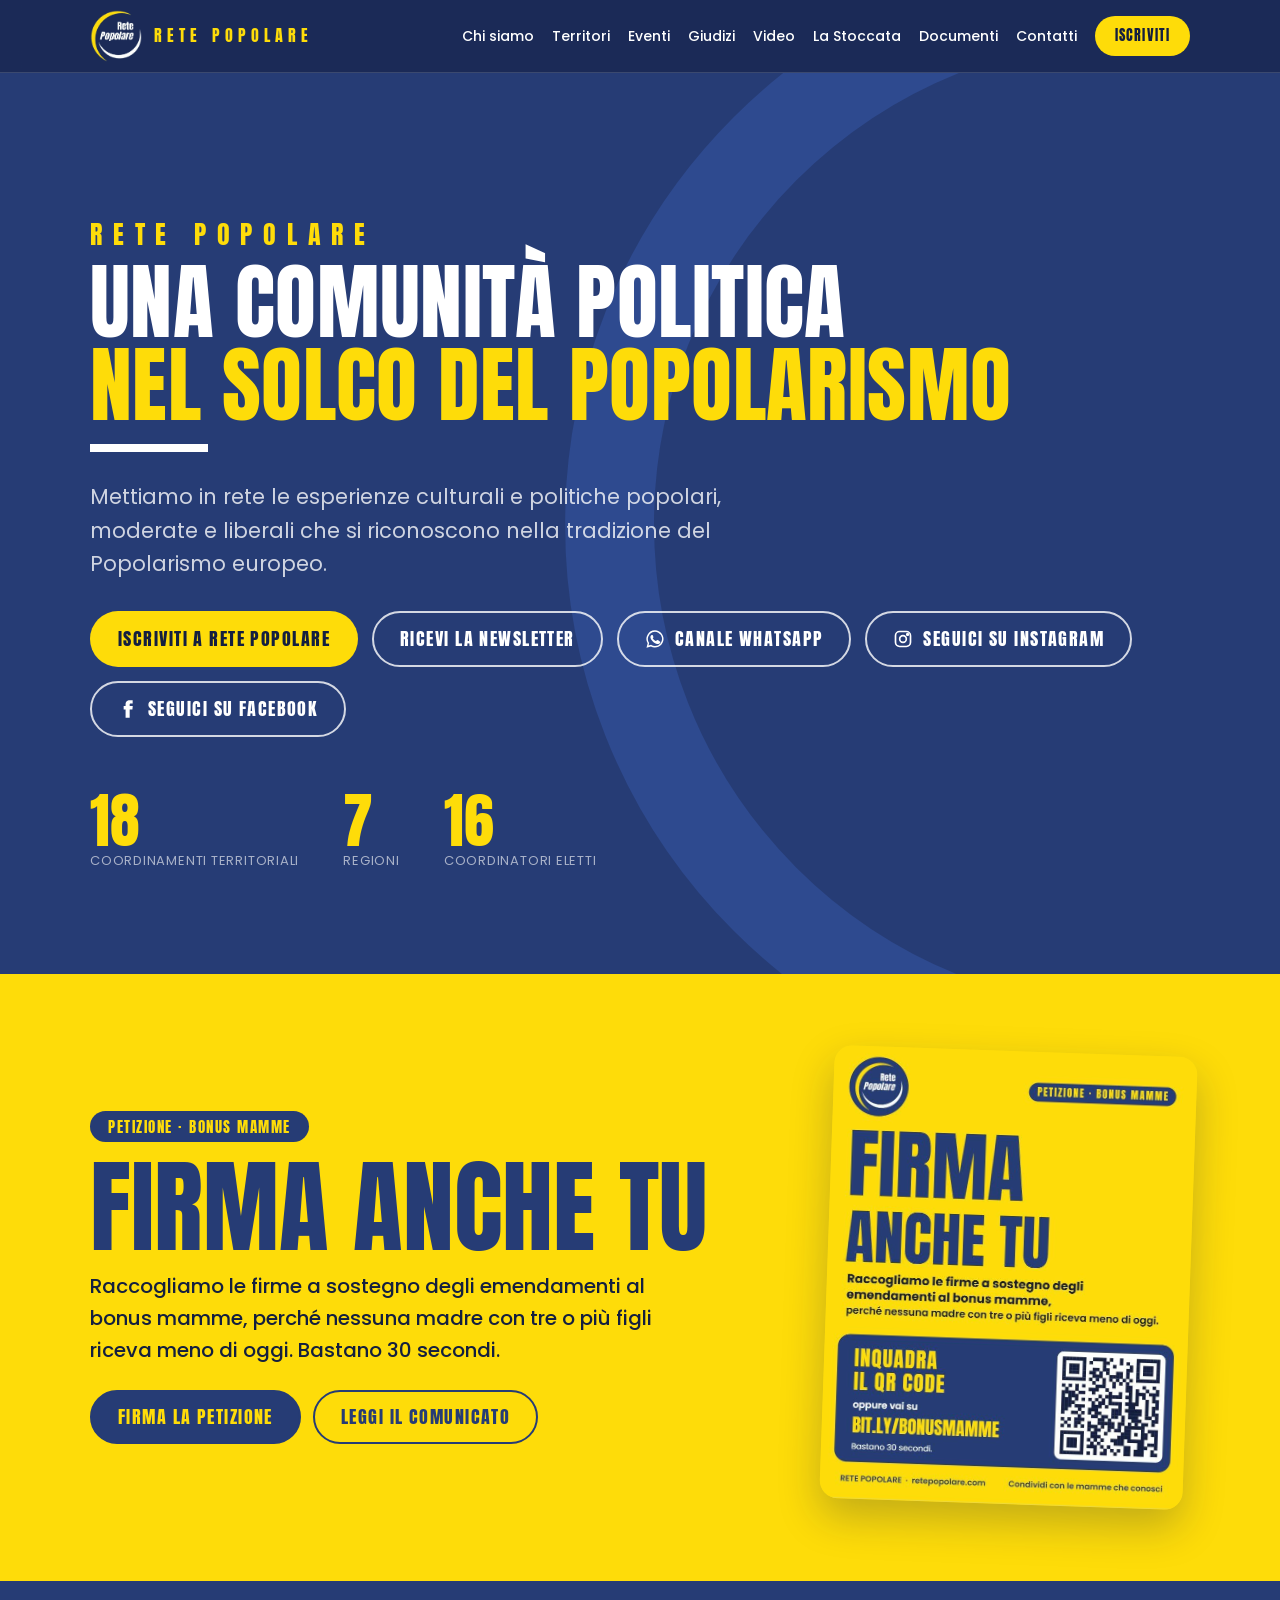
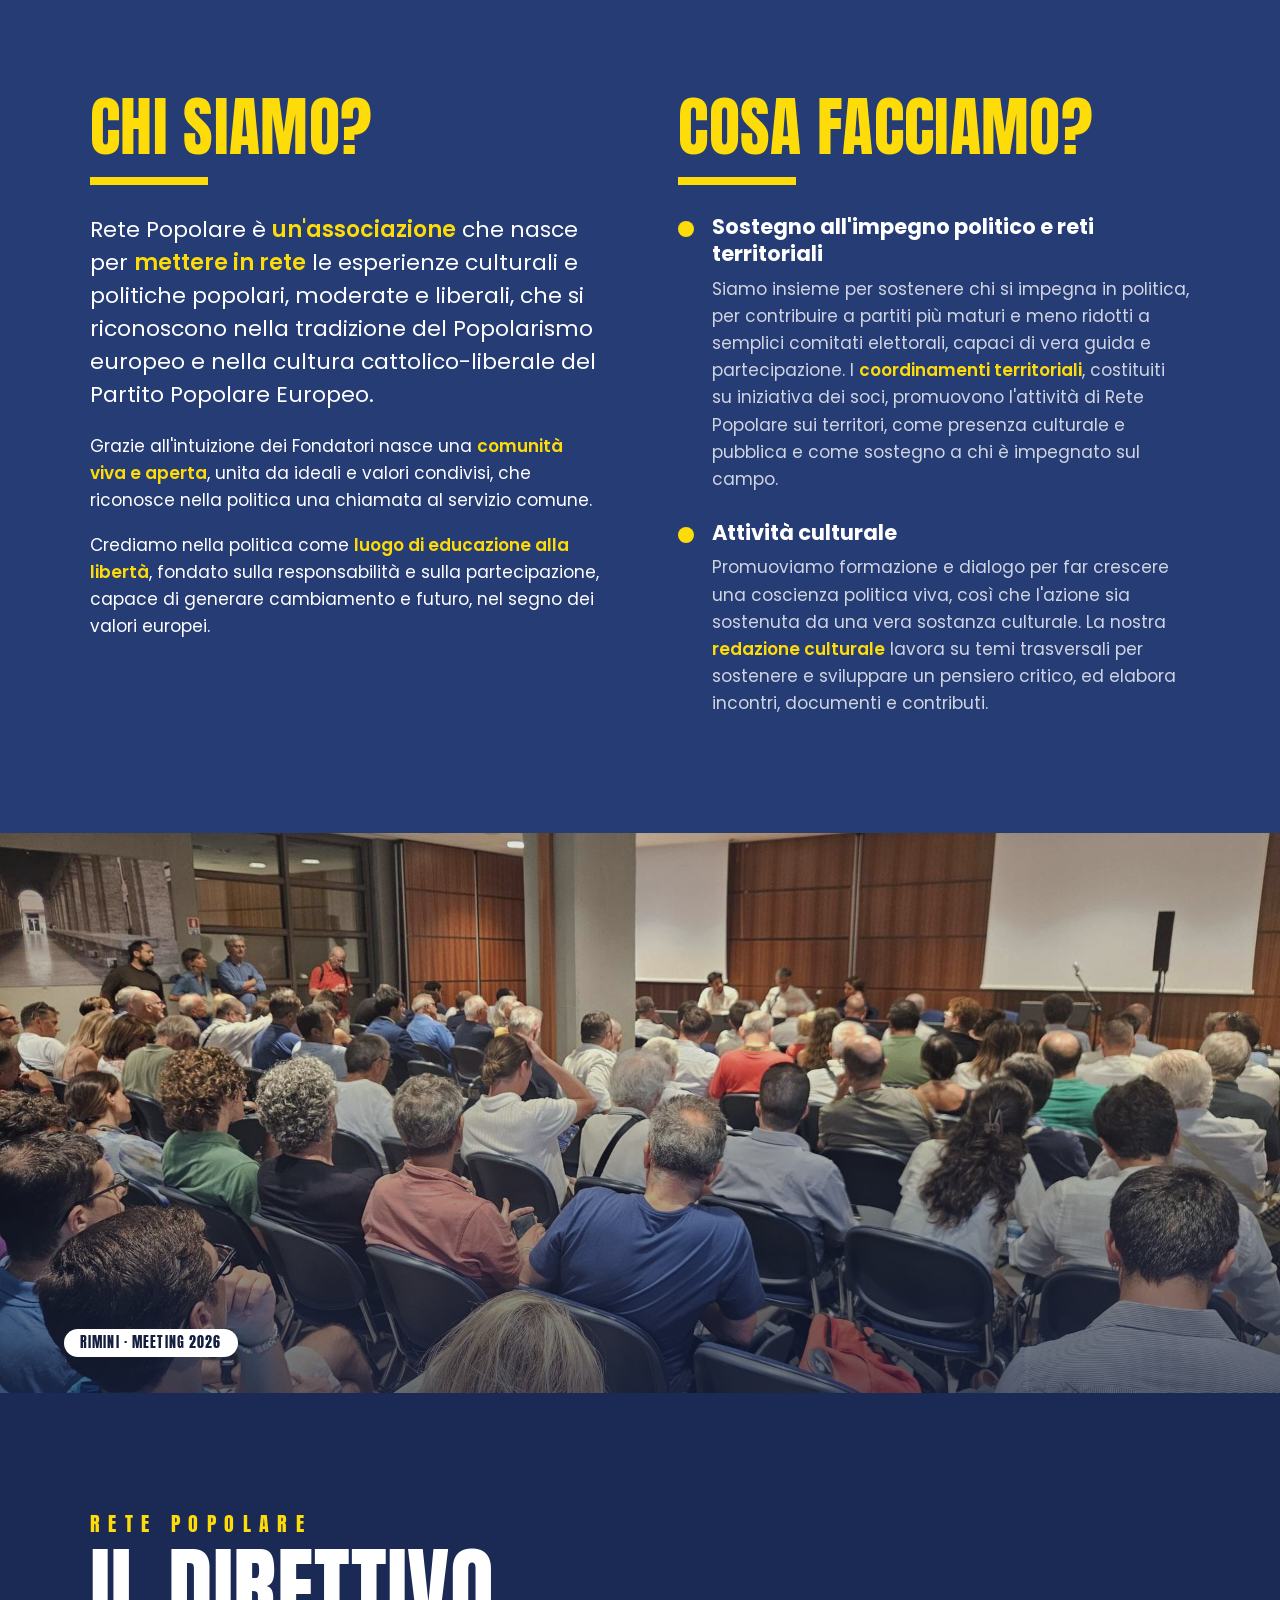
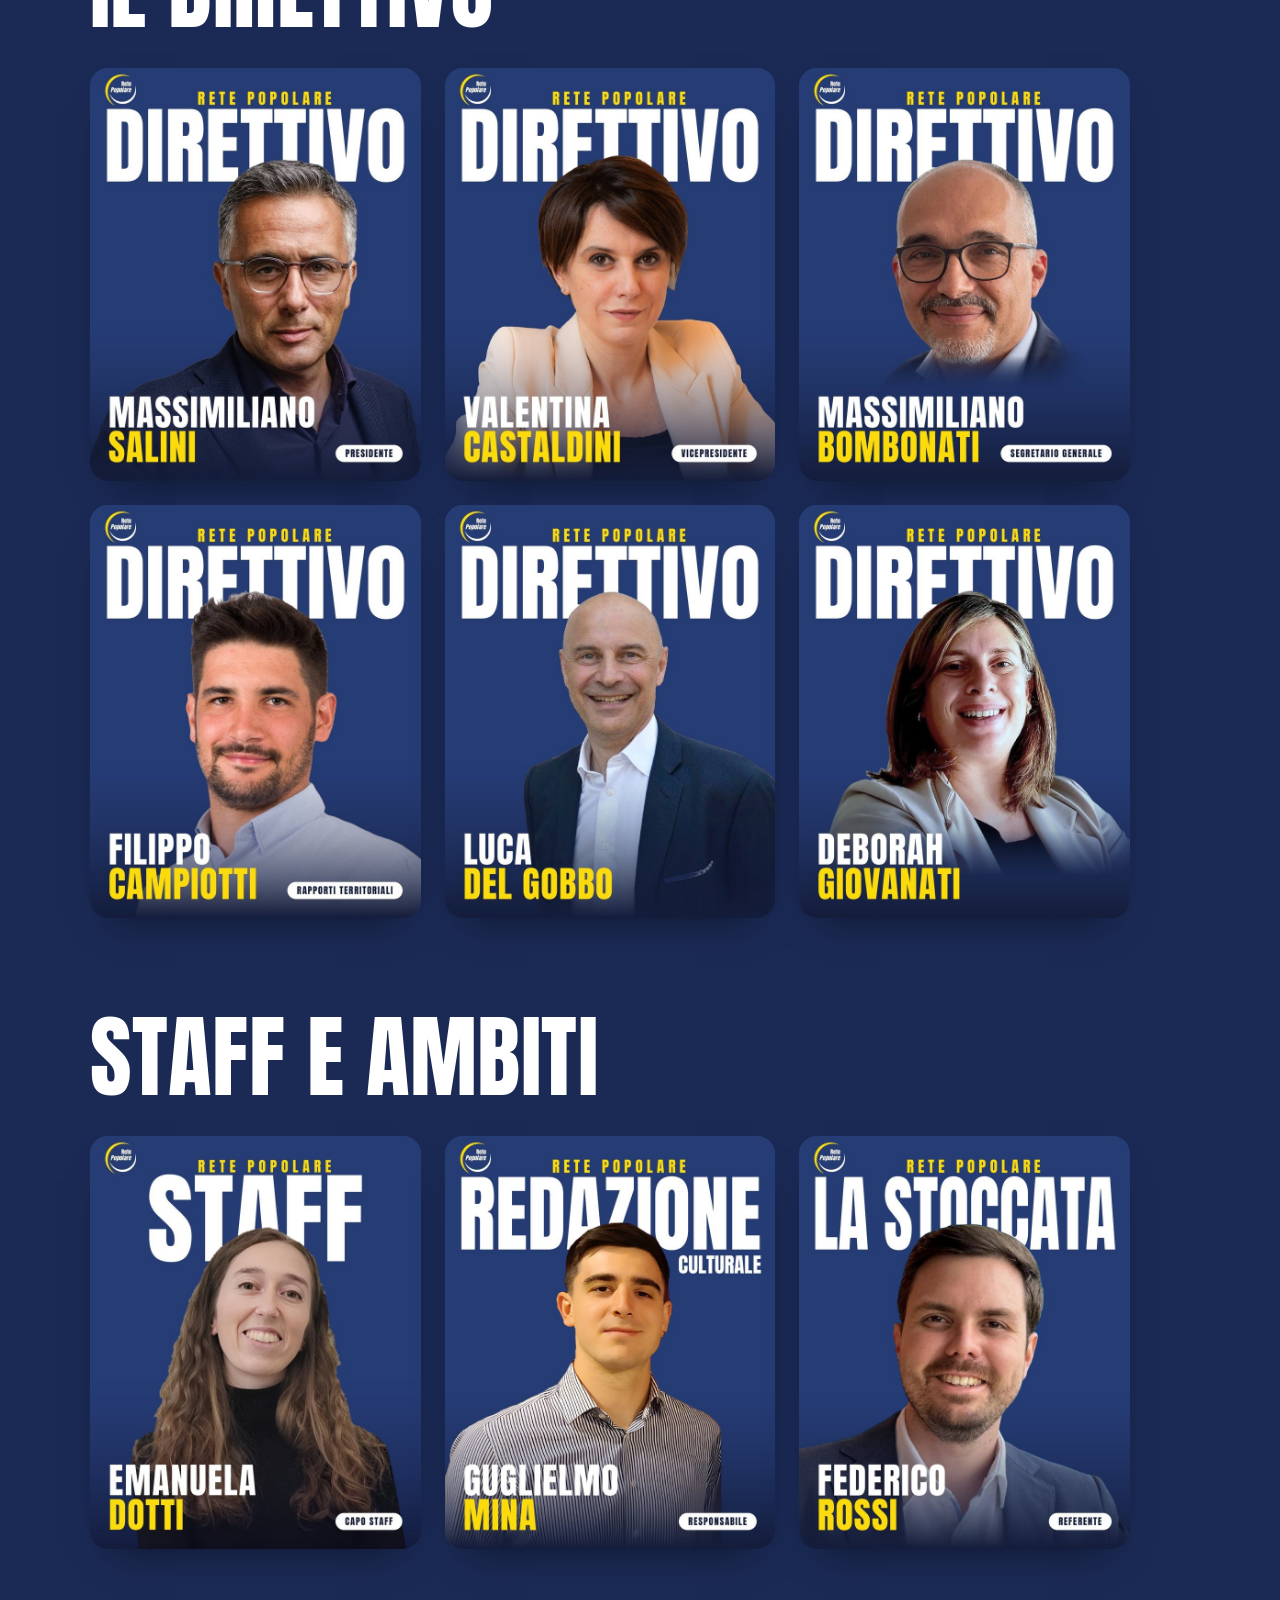
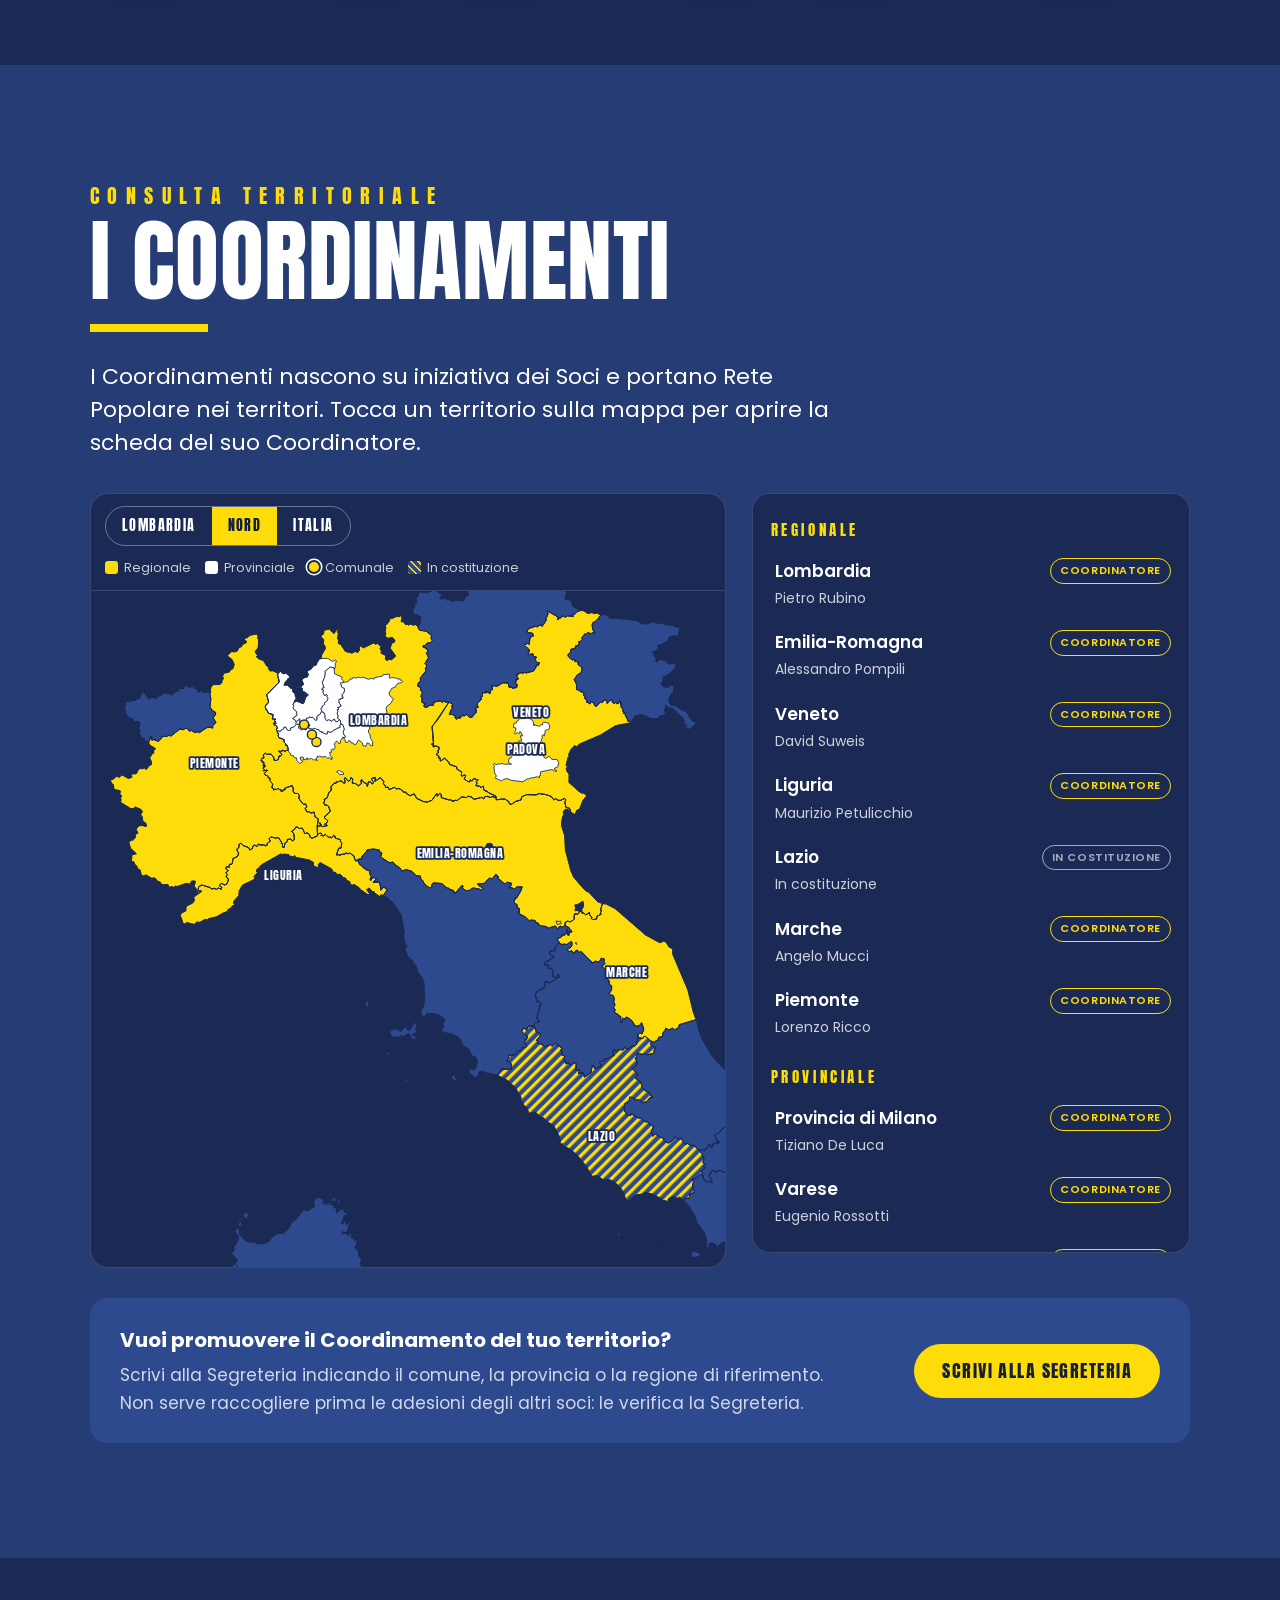
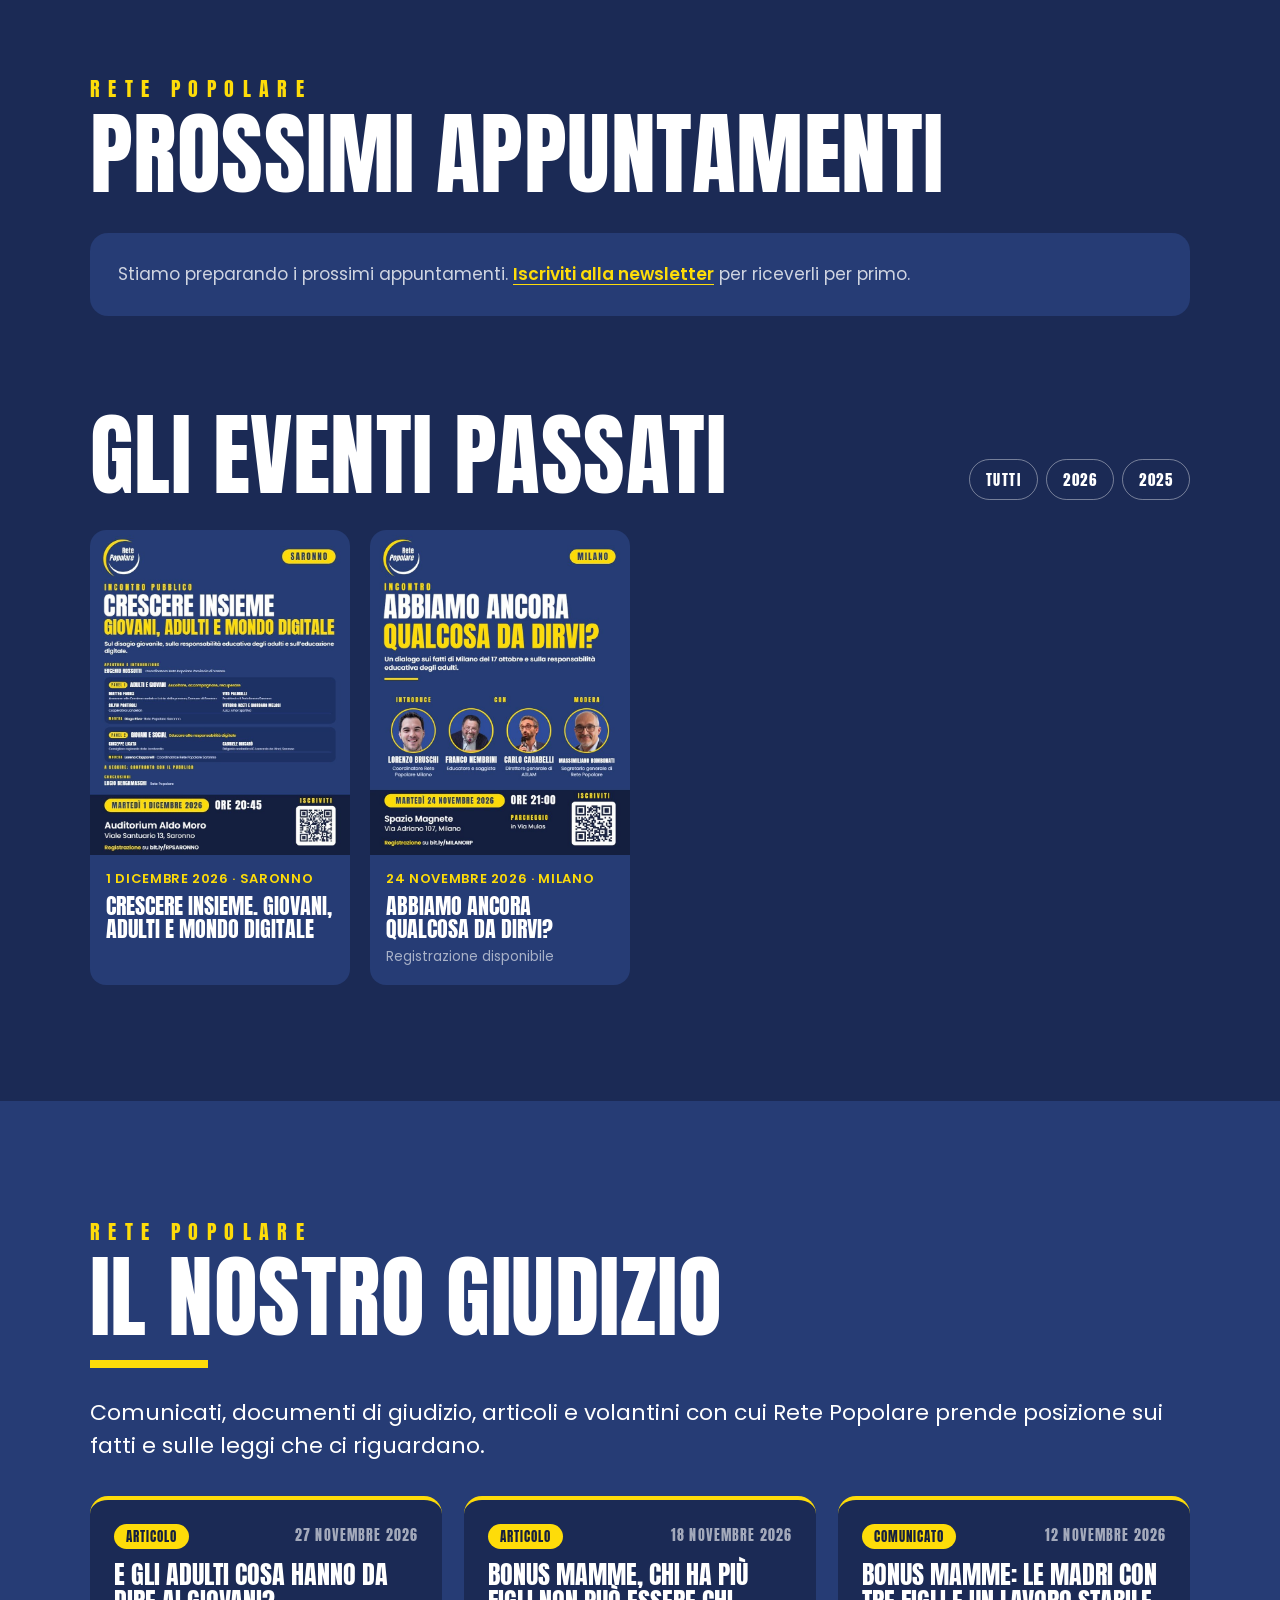
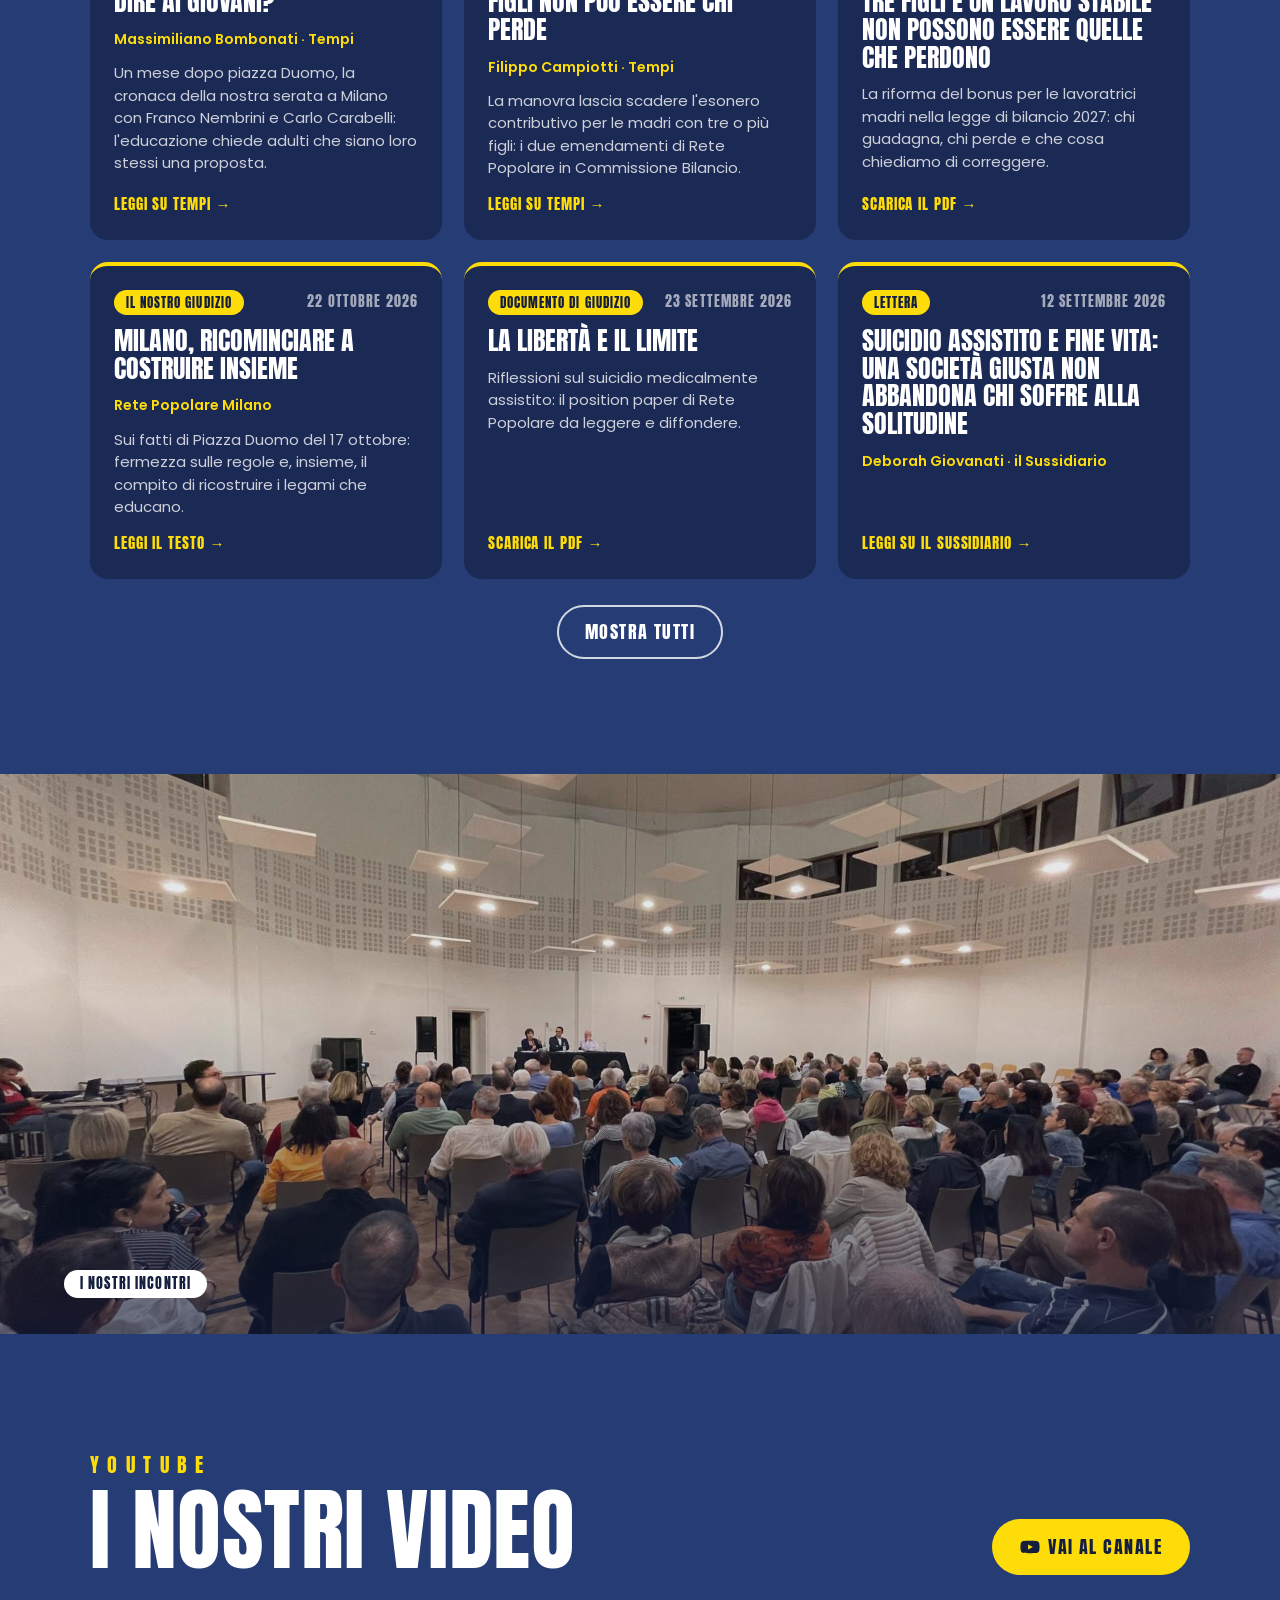
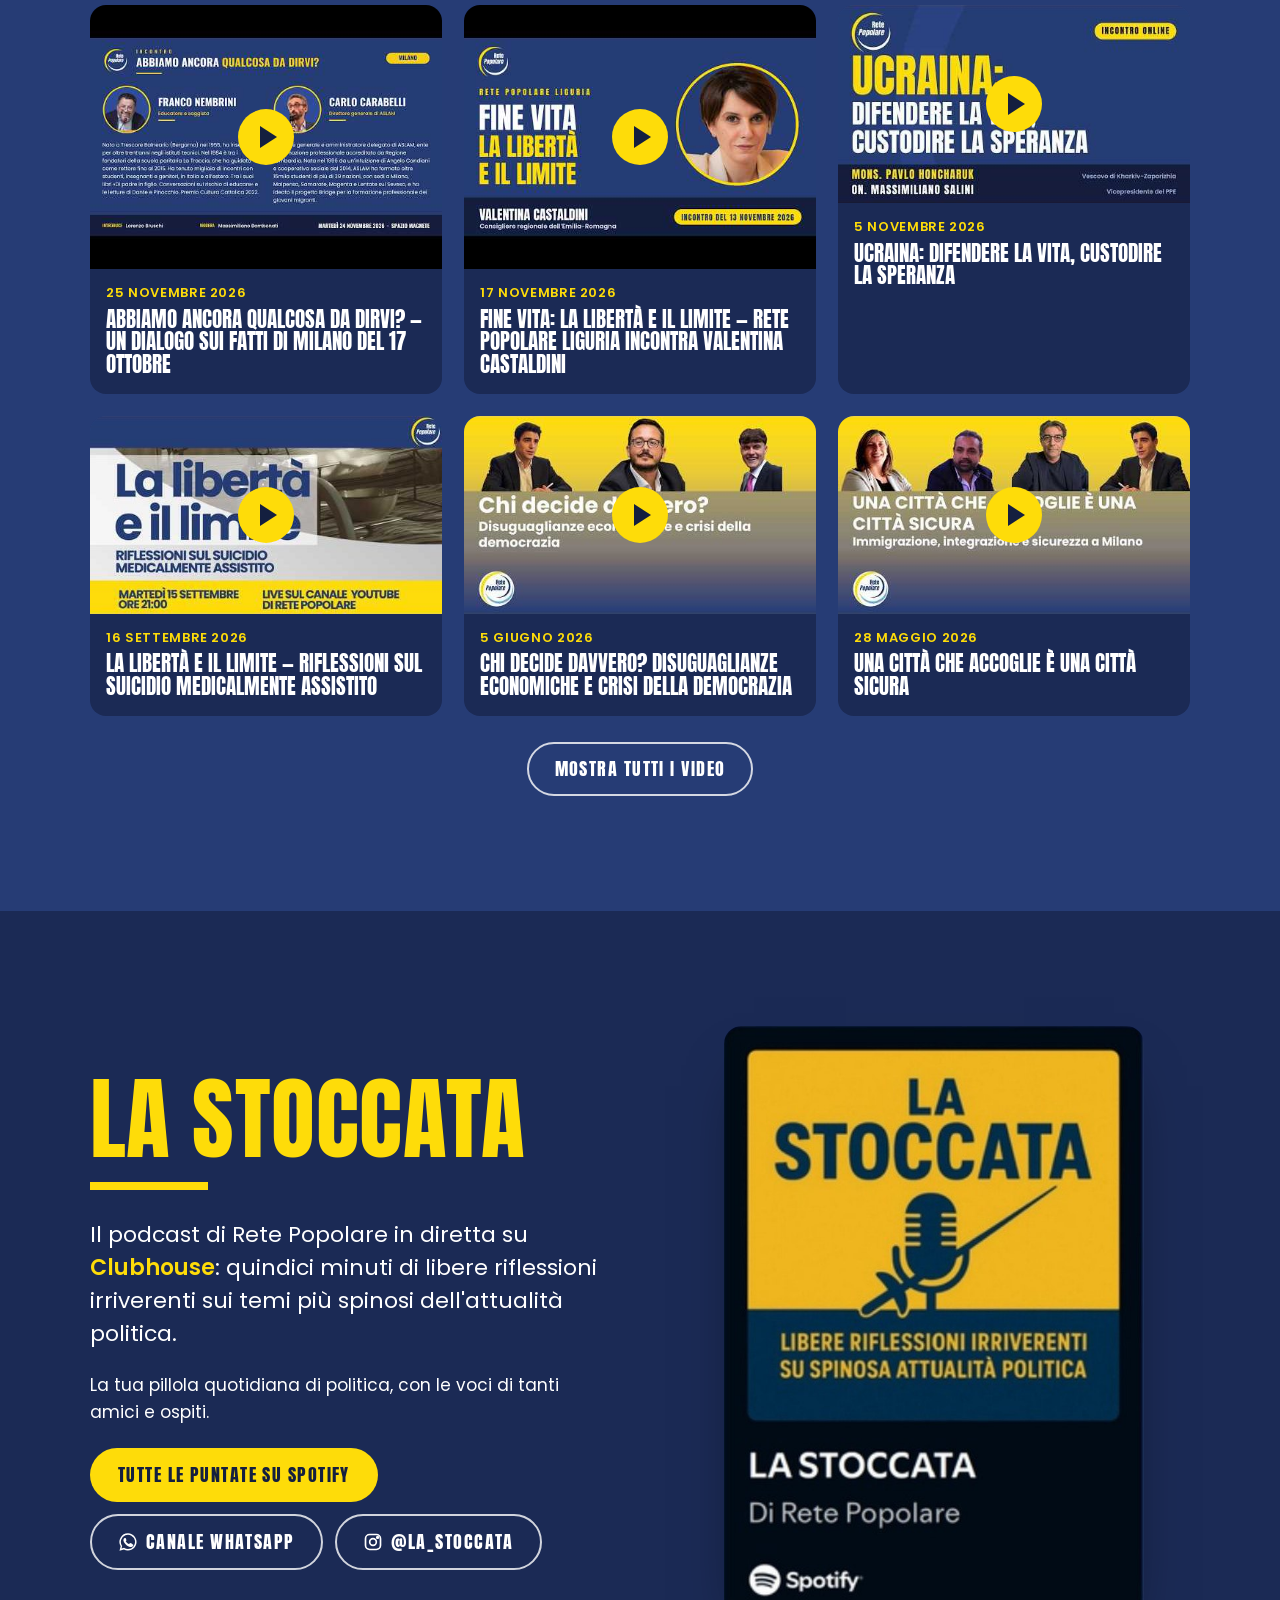
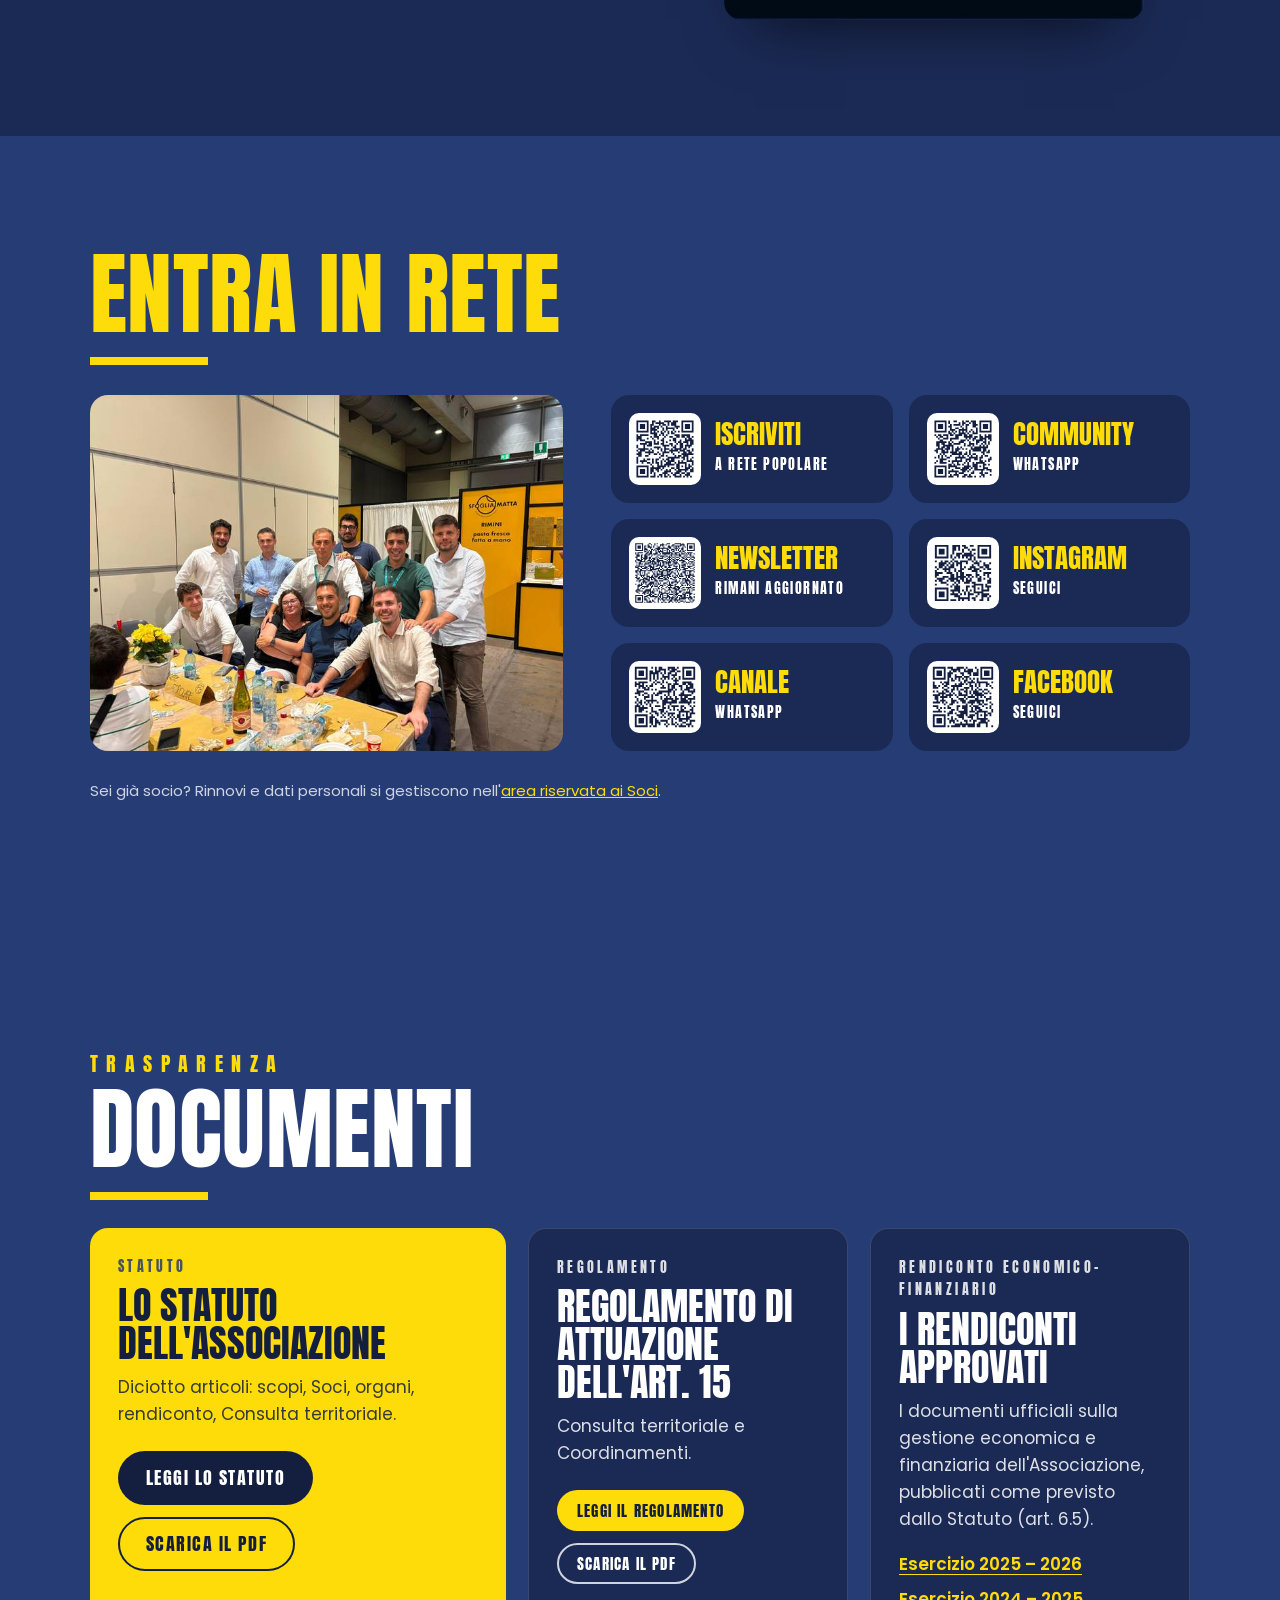
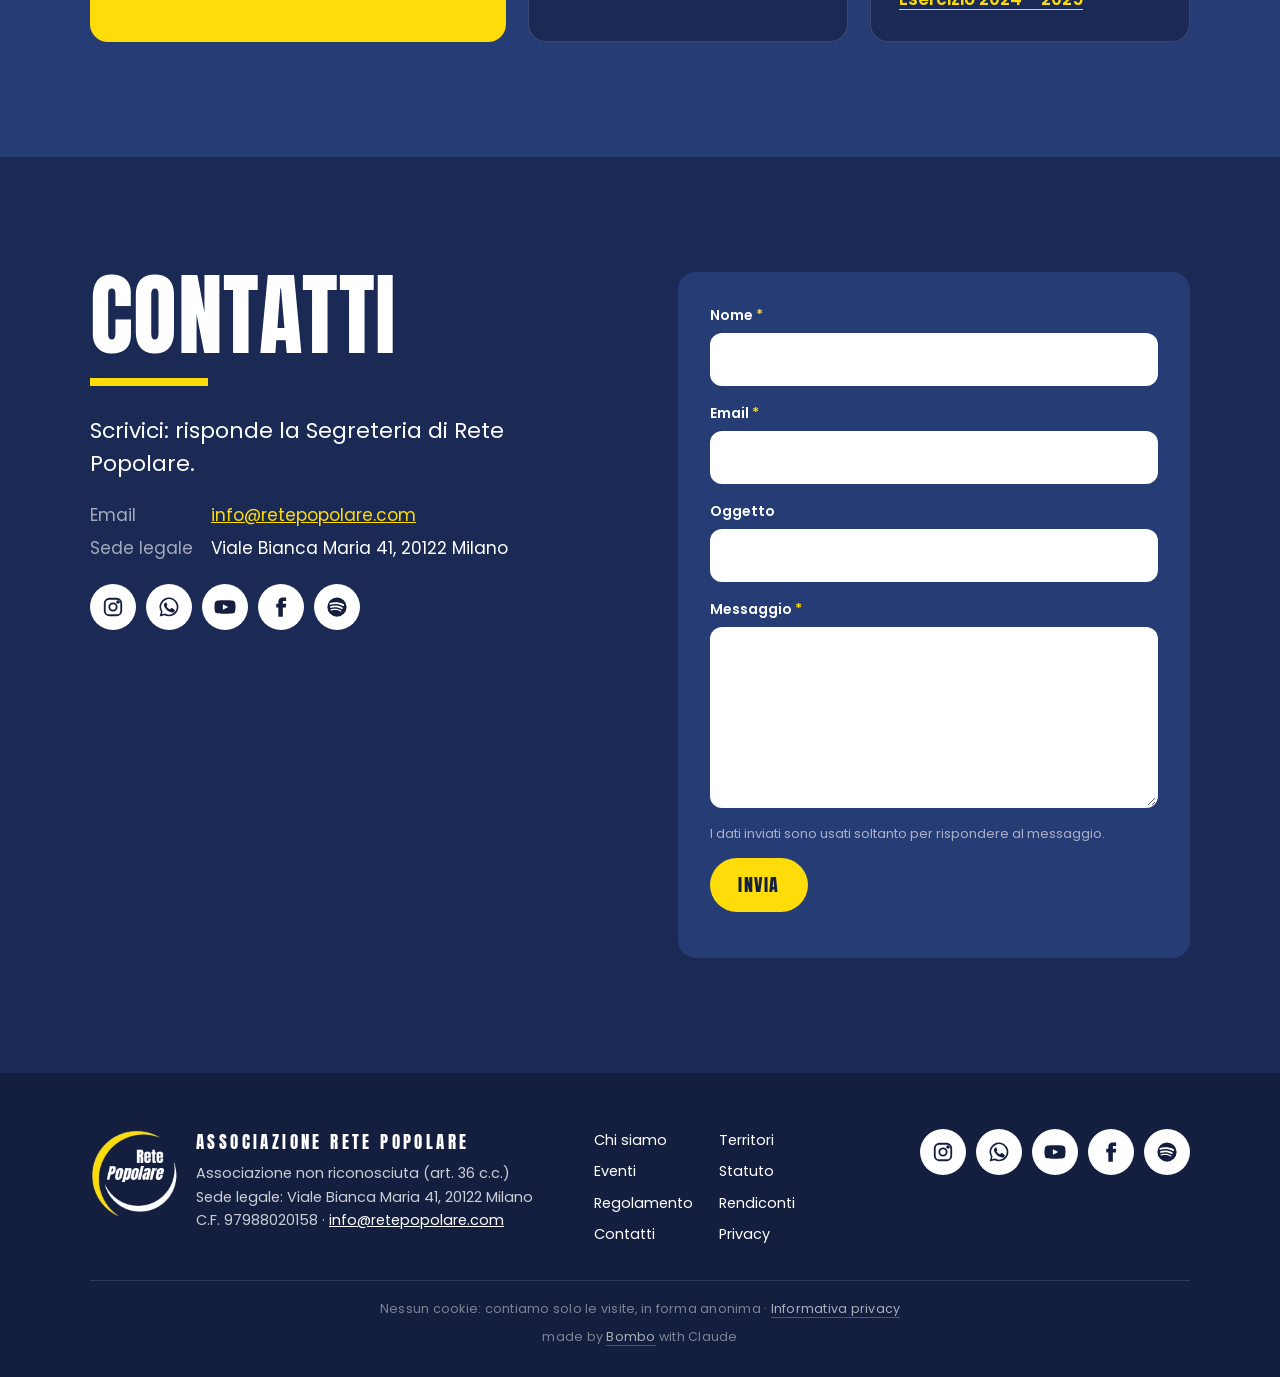
<file: index.html>
<!DOCTYPE html>
<html lang="it">
<head>
<meta charset="utf-8">
<meta name="viewport" content="width=device-width, initial-scale=1">
<title>Rete Popolare</title>
<meta name="description" content="Rete Popolare è un'associazione che mette in rete le esperienze culturali e politiche popolari, moderate e liberali, nel solco del Popolarismo europeo.">
<meta property="og:title" content="Rete Popolare — Una comunità politica nel solco del Popolarismo">
<meta property="og:description" content="Associazione che mette in rete le esperienze culturali e politiche popolari, moderate e liberali.">
<meta property="og:image" content="assets/cards/cose-rp.jpg">
<link rel="icon" type="image/png" href="assets/img/logo-rp.png">
<link rel="stylesheet" href="assets/fonts/fonts.css">
<link rel="stylesheet" href="style.css">
<script data-goatcounter="https://retepopolare.goatcounter.com/count" async src="https://gc.zgo.at/count.js"></script>
</head>
<body>

<a class="skip" href="#main">Vai al contenuto</a>

<header class="top" id="top">
  <div class="wrap top__in">
    <a class="brand" href="#" aria-label="Rete Popolare, torna all'inizio">
      <img src="assets/img/logo-rp.png" alt="" width="52" height="53">
      <span class="brand__name">Rete Popolare</span>
    </a>
    <button class="burger" type="button" aria-expanded="false" aria-controls="nav" aria-label="Apri il menu"><span></span><span></span><span></span></button>
    <nav id="nav" class="nav" aria-label="Sezioni">
      <a href="#chi-siamo">Chi siamo</a>
      <a href="#territori">Territori</a>
      <a href="#eventi">Eventi</a>
      <a href="#giudizio">Giudizi</a>
      <a href="#video">Video</a>
      <a href="#stoccata">La Stoccata</a>
      <a href="#documenti">Documenti</a>
      <a href="#contatti">Contatti</a>
      <a class="btn btn--yellow btn--sm" data-link="iscrizione" href="#">Iscriviti</a>
    </nav>
  </div>
</header>

<main id="main">

<!-- ============ HERO ============ -->
<section class="hero">
  <div class="hero__arc" aria-hidden="true"></div>
  <div class="wrap hero__in">
    <p class="eyebrow">Rete Popolare</p>
    <h1 class="display">
      <span>Una comunità politica</span>
      <span class="y">nel solco del Popolarismo</span>
    </h1>
    <span class="bar bar--white" aria-hidden="true"></span>
    <p class="hero__lead">Mettiamo in rete le esperienze culturali e politiche popolari, moderate e liberali che si riconoscono nella tradizione del Popolarismo europeo.</p>
    <div class="hero__cta">
      <a class="btn btn--yellow" data-link="iscrizione" href="#">Iscriviti a Rete Popolare</a>
      <a class="btn btn--ghost" data-link="newsletter" href="#">Ricevi la newsletter</a>
      <a class="btn btn--ghost" data-link="canaleWhatsapp" href="#"><i data-icon="whatsapp"></i>Canale WhatsApp</a>
      <a class="btn btn--ghost" data-link="instagram" href="#"><i data-icon="instagram"></i>Seguici su Instagram</a>
      <a class="btn btn--ghost" data-link="facebook" href="#"><i data-icon="facebook"></i>Seguici su Facebook</a>
    </div>
    <dl class="hero__stats" id="heroStats"></dl>
  </div>
</section>

<!-- ============ IN EVIDENZA (da data/evidenza.js) ============ -->
<section class="spot" id="evidenza" hidden></section>

<!-- ============ CHI SIAMO ============ -->
<section class="sec" id="chi-siamo">
  <div class="wrap split">
    <div>
      <h2 class="title">Chi siamo?</h2>
      <span class="bar" aria-hidden="true"></span>
      <p class="lead">Rete Popolare è <mark>un'associazione</mark> che nasce per <mark>mettere in rete</mark> le esperienze culturali e politiche popolari, moderate e liberali, che si riconoscono nella tradizione del Popolarismo europeo e nella cultura cattolico-liberale del Partito Popolare Europeo.</p>
      <p>Grazie all'intuizione dei Fondatori nasce una <mark>comunità viva e aperta</mark>, unita da ideali e valori condivisi, che riconosce nella politica una chiamata al servizio comune.</p>
      <p>Crediamo nella politica come <mark>luogo di educazione alla libertà</mark>, fondato sulla responsabilità e sulla partecipazione, capace di generare cambiamento e futuro, nel segno dei valori europei.</p>
    </div>
    <div>
      <h2 class="title">Cosa facciamo?</h2>
      <span class="bar" aria-hidden="true"></span>
      <ul class="pillars">
        <li>
          <h3>Sostegno all'impegno politico e reti territoriali</h3>
          <p>Siamo insieme per sostenere chi si impegna in politica, per contribuire a partiti più maturi e meno ridotti a semplici comitati elettorali, capaci di vera guida e partecipazione. I <mark>coordinamenti territoriali</mark>, costituiti su iniziativa dei soci, promuovono l'attività di Rete Popolare sui territori, come presenza culturale e pubblica e come sostegno a chi è impegnato sul campo.</p>
        </li>
        <li>
          <h3>Attività culturale</h3>
          <p>Promuoviamo formazione e dialogo per far crescere una coscienza politica viva, così che l'azione sia sostenuta da una vera sostanza culturale. La nostra <mark>redazione culturale</mark> lavora su temi trasversali per sostenere e sviluppare un pensiero critico, ed elabora incontri, documenti e contributi.</p>
        </li>
      </ul>
    </div>
  </div>
</section>

<!-- ============ FOTO ============ -->
<figure class="band">
  <img src="assets/foto/meeting-sala.jpg" srcset="assets/foto/meeting-sala-960.jpg 960w, assets/foto/meeting-sala.jpg 1920w" sizes="100vw" width="1920" height="1080" loading="lazy" alt="Una sala piena durante un incontro di Rete Popolare al Meeting di Rimini 2026">
  <figcaption><span class="pill">Rimini · Meeting 2026</span></figcaption>
</figure>

<!-- ============ DIRETTIVO E STAFF ============ -->
<section class="sec sec--deep" id="direttivo">
  <div class="wrap">
    <p class="eyebrow">Rete Popolare</p>
    <h2 class="title title--xl">Il Direttivo</h2>
    <div class="cards" id="cardsDirettivo"></div>

    <h2 class="title title--xl mt">Staff e ambiti</h2>
    <div class="cards" id="cardsStaff"></div>
  </div>
</section>

<!-- ============ TERRITORI ============ -->
<section class="sec" id="territori">
  <div class="wrap">
    <p class="eyebrow">Consulta territoriale</p>
    <h2 class="title title--xl">I Coordinamenti</h2>
    <span class="bar" aria-hidden="true"></span>
    <p class="lead narrow">I Coordinamenti nascono su iniziativa dei Soci e portano Rete Popolare nei territori. Tocca un territorio sulla mappa per aprire la scheda del suo Coordinatore.</p>

    <div class="terr">
      <div class="mapbox">
        <div class="mapbar">
          <div class="seg" role="group" aria-label="Inquadratura della mappa">
            <button type="button" id="vLom" aria-pressed="false">Lombardia</button>
            <button type="button" id="vNord" aria-pressed="true">Nord</button>
            <button type="button" id="vIta" aria-pressed="false">Italia</button>
          </div>
          <div class="legend">
            <span><i class="lg lg--r"></i>Regionale</span>
            <span><i class="lg lg--p"></i>Provinciale</span>
            <span><i class="lg lg--c"></i>Comunale</span>
            <span><i class="lg lg--h"></i>In costituzione</span>
          </div>
        </div>
        <svg id="map" viewBox="0 0 900 1172" role="img" aria-label="Mappa d'Italia con i Coordinamenti territoriali di Rete Popolare">
          <defs>
            <pattern id="hR" width="7" height="7" patternUnits="userSpaceOnUse" patternTransform="rotate(45)"><rect width="7" height="7" class="pt-bg"/><rect width="3" height="7" class="pt-r"/></pattern>
            <pattern id="hP" width="6" height="6" patternUnits="userSpaceOnUse" patternTransform="rotate(45)"><rect width="6" height="6" class="pt-bg"/><rect width="2.6" height="6" class="pt-p"/></pattern>
          </defs>
          <g id="vp"><g id="gBase"></g><g id="gR"></g><g id="gP"></g><g id="gLines"></g><g id="gC"></g><g id="gLab"></g></g>
        </svg>
        <div class="tip" id="tip" hidden></div>
      </div>

      <div class="reg" id="regList" aria-label="Elenco dei Coordinamenti"></div>
    </div>

    <div class="callout">
      <div>
        <h3>Vuoi promuovere il Coordinamento del tuo territorio?</h3>
        <p>Scrivi alla Segreteria indicando il comune, la provincia o la regione di riferimento. Non serve raccogliere prima le adesioni degli altri soci: le verifica la Segreteria.</p>
      </div>
      <a class="btn btn--yellow" href="#contatti" data-subject="Promuovere un Coordinamento territoriale">Scrivi alla Segreteria</a>
    </div>
  </div>
</section>

<!-- ============ EVENTI ============ -->
<section class="sec sec--deep" id="eventi">
  <div class="wrap">
    <p class="eyebrow">Rete Popolare</p>
    <h2 class="title title--xl">Prossimi appuntamenti</h2>
    <div id="evNext" class="evnext"></div>

    <div class="evhead mt">
      <h2 class="title title--xl">Gli eventi passati</h2>
      <div class="chips" id="evYears" role="group" aria-label="Filtra per anno"></div>
    </div>
    <div id="evPast" class="evpast"></div>
  </div>
</section>

<!-- ============ IL NOSTRO GIUDIZIO ============ -->
<section class="sec" id="giudizio">
  <div class="wrap">
    <p class="eyebrow">Rete Popolare</p>
    <h2 class="title title--xl">Il nostro giudizio</h2>
    <span class="bar" aria-hidden="true"></span>
    <p class="lead">Comunicati, documenti di giudizio, articoli e volantini con cui Rete Popolare prende posizione sui fatti e sulle leggi che ci riguardano.</p>
    <div id="testi" class="testi"></div>
    <div class="more"><button type="button" class="btn btn--ghost" id="testiMore" hidden>Mostra tutti</button></div>
  </div>
</section>

<!-- ============ FOTO ============ -->
<figure class="band">
  <img src="assets/foto/incontro-sala.jpg" srcset="assets/foto/incontro-sala-960.jpg 960w, assets/foto/incontro-sala.jpg 1920w" sizes="100vw" width="1920" height="1080" loading="lazy" alt="Il pubblico di un incontro pubblico di Rete Popolare">
  <figcaption><span class="pill">I nostri incontri</span></figcaption>
</figure>

<!-- ============ VIDEO ============ -->
<section class="sec" id="video">
  <div class="wrap">
    <div class="evhead">
      <div>
        <p class="eyebrow">YouTube</p>
        <h2 class="title title--xl">I nostri video</h2>
      </div>
      <a class="btn btn--yellow" data-link="youtube" href="#"><i data-icon="youtube"></i>Vai al canale</a>
    </div>
    <div class="vids" id="vids"></div>
    <div class="more"><button type="button" class="btn btn--ghost" id="vidMore" hidden>Mostra tutti i video</button></div>
  </div>
</section>

<!-- ============ LA STOCCATA ============ -->
<section class="sec sec--deep" id="stoccata">
  <div class="wrap split split--media">
    <div>
      <h2 class="title title--xl y">La Stoccata</h2>
      <span class="bar" aria-hidden="true"></span>
      <p class="lead">Il podcast di Rete Popolare in diretta su <mark>Clubhouse</mark>: quindici minuti di libere riflessioni irriverenti sui temi più spinosi dell'attualità politica.</p>
      <p>La tua pillola quotidiana di politica, con le voci di tanti amici e ospiti.</p>
      <div class="row-btn">
        <a class="btn btn--yellow" data-link="spotify" href="#">Tutte le puntate su Spotify</a>
        <a class="btn btn--ghost" data-link="whatsappStoccata" href="#"><i data-icon="whatsapp"></i>Canale WhatsApp</a>
        <a class="btn btn--ghost" data-link="instagramStoccata" href="#"><i data-icon="instagram"></i>@la_stoccata</a>
      </div>
    </div>
    <figure class="poster">
      <img src="assets/img/la-stoccata-cover.jpg" alt="Copertina del podcast La Stoccata: libere riflessioni irriverenti su spinosa attualità politica" loading="lazy" width="636" height="900">
    </figure>
  </div>
</section>

<!-- ============ ENTRA IN RETE ============ -->
<section class="sec" id="entra">
  <div class="wrap">
    <h2 class="title title--xl y">Entra in Rete</h2>
    <span class="bar" aria-hidden="true"></span>
    <div class="entra">
    <figure class="entra__foto">
      <img src="assets/foto/gruppo.jpg" srcset="assets/foto/gruppo-700.jpg 700w, assets/foto/gruppo.jpg 1200w" sizes="(max-width:860px) 100vw, 45vw" width="1200" height="900" loading="lazy" alt="Un gruppo di amici di Rete Popolare a cena insieme al Meeting di Rimini">
    </figure>
    <div class="join">
      <a class="join__item" data-link="iscrizione" href="#">
        <img src="assets/img/qr-iscriviti.svg" alt="" width="120" height="120">
        <span><b>Iscriviti</b><small>a Rete Popolare</small></span>
      </a>
      <a class="join__item" data-link="community" href="#">
        <img src="assets/img/qr-community.svg" alt="" width="120" height="120">
        <span><b>Community</b><small>WhatsApp</small></span>
      </a>
      <a class="join__item" data-link="newsletter" href="#">
        <img src="assets/img/qr-newsletter.svg" alt="" width="120" height="120">
        <span><b>Newsletter</b><small>Rimani aggiornato</small></span>
      </a>
      <a class="join__item" data-link="instagram" href="#">
        <img src="assets/img/qr-instagram.svg" alt="" width="120" height="120">
        <span><b>Instagram</b><small>Seguici</small></span>
      </a>
      <a class="join__item" data-link="canaleWhatsapp" href="#">
        <img src="assets/img/qr-canale.svg" alt="" width="120" height="120">
        <span><b>Canale</b><small>WhatsApp</small></span>
      </a>
      <a class="join__item" data-link="facebook" href="#">
        <img src="assets/img/qr-facebook.svg" alt="" width="120" height="120">
        <span><b>Facebook</b><small>Seguici</small></span>
      </a>
    </div>
    </div>
    <p class="note">Sei già socio? Rinnovi e dati personali si gestiscono nell'<a data-link="areaSoci" href="#">area riservata ai Soci</a>.</p>
  </div>
</section>

<!-- ============ DOCUMENTI ============ -->
<section class="sec" id="documenti">
  <div class="wrap">
    <p class="eyebrow">Trasparenza</p>
    <h2 class="title title--xl">Documenti</h2>
    <span class="bar" aria-hidden="true"></span>
    <div class="docs">
      <article class="doc doc--feature">
        <p class="doc__kicker">Statuto</p>
        <h3>Lo Statuto dell'Associazione</h3>
        <p>Diciotto articoli: scopi, Soci, organi, rendiconto, Consulta territoriale.</p>
        <div class="row-btn">
          <a class="btn btn--yellow" href="statuto.html">Leggi lo Statuto</a>
          <a class="btn btn--ghost" href="documenti/Statuto-Rete-Popolare.pdf">Scarica il PDF</a>
        </div>
      </article>
      <article class="doc">
        <p class="doc__kicker">Regolamento</p>
        <h3>Regolamento di attuazione dell'art. 15</h3>
        <p>Consulta territoriale e Coordinamenti.</p>
        <div class="row-btn">
          <a class="btn btn--yellow btn--sm" href="regolamento.html">Leggi il Regolamento</a>
          <a class="btn btn--ghost btn--sm" href="documenti/Regolamento-Coordinamenti-Rete-Popolare.pdf">Scarica il PDF</a>
        </div>
      </article>
      <article class="doc">
        <p class="doc__kicker">Rendiconto economico-finanziario</p>
        <h3>I rendiconti approvati</h3>
        <p>I documenti ufficiali sulla gestione economica e finanziaria dell'Associazione, pubblicati come previsto dallo Statuto (art. 6.5).</p>
        <ul class="doclist">
          <li><a class="link" href="documenti/RP-Rendiconto-2025-2026.pdf">Esercizio 2025 – 2026</a></li>
          <li><a class="link" href="documenti/20251124_103816.pdf">Esercizio 2024 – 2025</a></li>
        </ul>
      </article>
    </div>
  </div>
</section>

<!-- ============ CONTATTI ============ -->
<section class="sec sec--deep" id="contatti">
  <div class="wrap split">
    <div>
      <h2 class="title title--xl">Contatti</h2>
      <span class="bar" aria-hidden="true"></span>
      <p class="lead">Scrivici: risponde la Segreteria di Rete Popolare.</p>
      <dl class="addr">
        <dt>Email</dt><dd><a data-link="email" href="#">info@retepopolare.com</a></dd>
        <dt>Sede legale</dt><dd>Viale Bianca Maria 41, 20122 Milano</dd>
      </dl>
      <div class="social" id="socialContatti"></div>
    </div>
    <form class="form" id="form" novalidate>
      <div class="f">
        <label for="fNome">Nome <span aria-hidden="true">*</span></label>
        <input id="fNome" name="nome" autocomplete="name" required>
      </div>
      <div class="f">
        <label for="fEmail">Email <span aria-hidden="true">*</span></label>
        <input id="fEmail" name="email" type="email" autocomplete="email" required>
      </div>
      <div class="f">
        <label for="fOggetto">Oggetto</label>
        <input id="fOggetto" name="oggetto">
      </div>
      <div class="f">
        <label for="fMsg">Messaggio <span aria-hidden="true">*</span></label>
        <textarea id="fMsg" name="messaggio" rows="6" required></textarea>
      </div>
      <input type="text" name="_gotcha" class="hp" tabindex="-1" autocomplete="off" aria-hidden="true">
      <p class="small">I dati inviati sono usati soltanto per rispondere al messaggio.</p>
      <button class="btn btn--yellow" type="submit">Invia</button>
      <div class="form__out" id="formOut" role="status" aria-live="polite"></div>
    </form>
  </div>
</section>

</main>

<footer class="foot">
  <div class="wrap foot__in">
    <div class="foot__brand">
      <img src="assets/img/logo-rp.png" alt="Rete Popolare" width="88" height="89" loading="lazy">
      <div>
        <p class="foot__name">Associazione Rete Popolare</p>
        <p>Associazione non riconosciuta (art. 36 c.c.)<br>Sede legale: Viale Bianca Maria 41, 20122 Milano<br>C.F. 97988020158 · <a data-link="email" href="#">info@retepopolare.com</a></p>
      </div>
    </div>
    <nav class="foot__nav" aria-label="Collegamenti a piè di pagina">
      <a href="#chi-siamo">Chi siamo</a>
      <a href="#territori">Territori</a>
      <a href="#eventi">Eventi</a>
      <a href="statuto.html">Statuto</a>
      <a href="regolamento.html">Regolamento</a>
      <a href="#documenti">Rendiconti</a>
      <a href="#contatti">Contatti</a>
      <a href="privacy.html">Privacy</a>
    </nav>
    <div class="social" id="socialFoot"></div>
  </div>
  <div class="wrap"><p class="foot__sign"><span class="foot__priv">Nessun cookie: contiamo solo le visite, in forma anonima · <a href="privacy.html">Informativa privacy</a></span><br>made by <a href="https://www.massimilianobombonati.it/" target="_blank" rel="noopener">Bombo</a> with Claude</p></div>
</footer>

<!-- Scheda (coordinatore / evento) -->
<div class="modal" id="modal" hidden>
  <div class="modal__back" data-close></div>
  <div class="modal__box" role="dialog" aria-modal="true" aria-labelledby="modalTitle">
    <button class="modal__x" type="button" data-close aria-label="Chiudi">×</button>
    <div id="modalBody"></div>
  </div>
</div>

<script src="data/config.js"></script>
<script src="data/coordinamenti.js"></script>
<script src="data/eventi.js"></script>
<script src="data/persone.js"></script>
<script src="data/video.js"></script>
<script src="data/testi.js"></script>
<script src="data/evidenza.js"></script>
<script src="data/geo.js"></script>
<script src="app.js"></script>
</body>
</html>
</file>
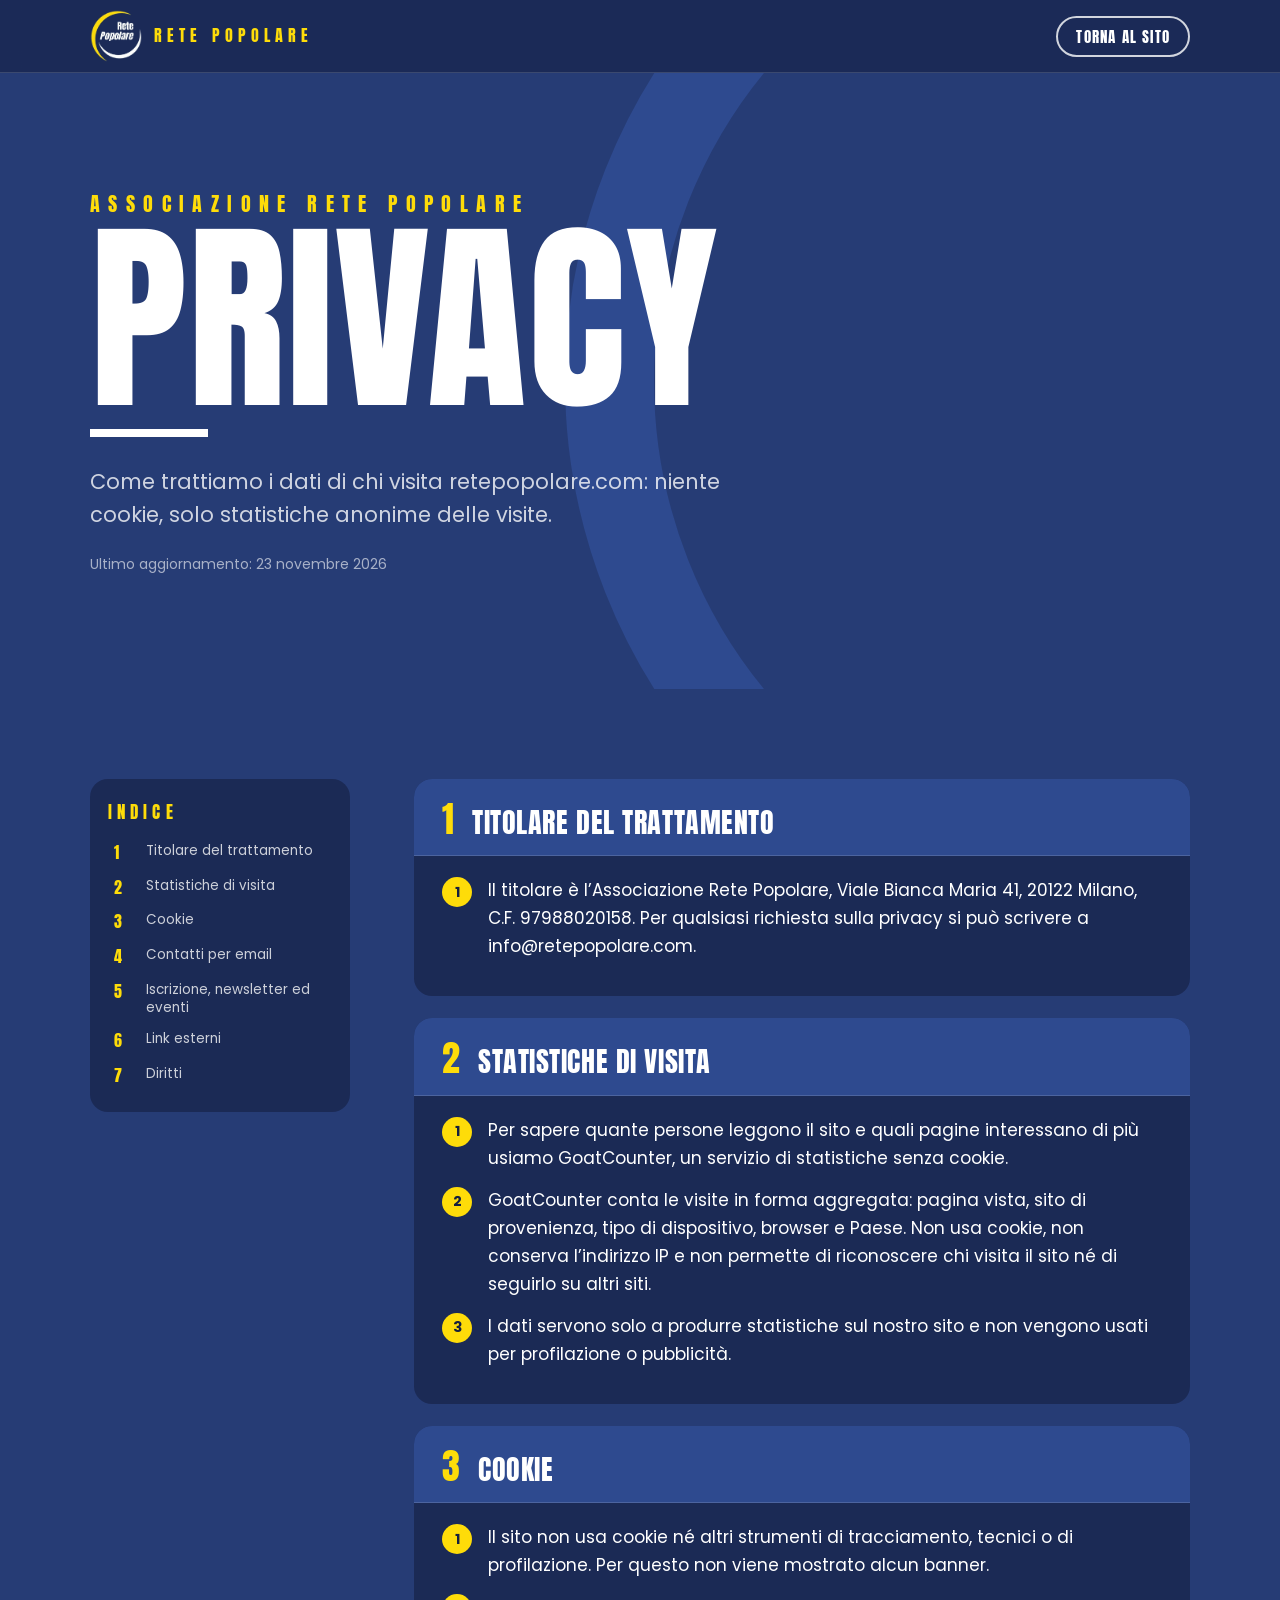
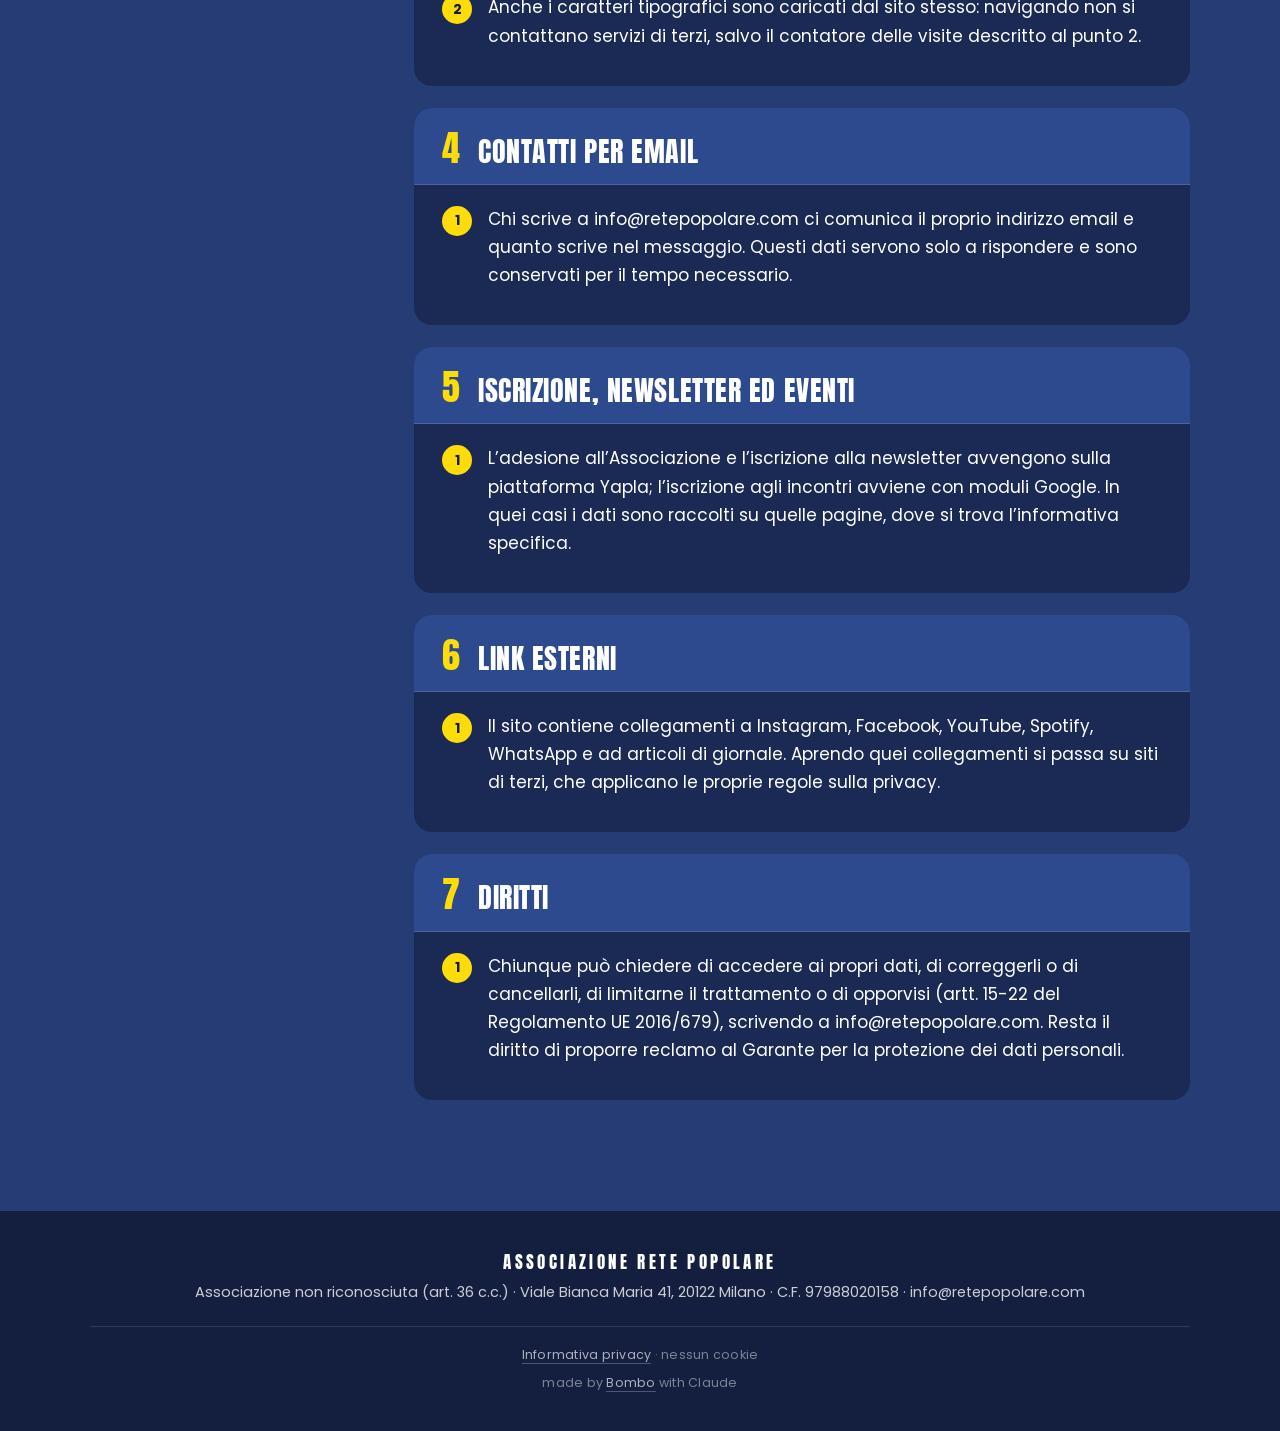
<file: privacy.html>
<!DOCTYPE html>
<html lang="it">
<head>
<meta charset="utf-8">
<meta name="viewport" content="width=device-width, initial-scale=1">
<title>Privacy — Rete Popolare</title>
<meta name="description" content="Informativa privacy del sito di Rete Popolare: nessun cookie, solo statistiche anonime delle visite.">
<link rel="icon" type="image/png" href="assets/img/logo-rp.png">
<link rel="stylesheet" href="assets/fonts/fonts.css">
<link rel="stylesheet" href="style.css">
<link rel="stylesheet" href="statuto.css">
<script data-goatcounter="https://retepopolare.goatcounter.com/count" async src="https://gc.zgo.at/count.js"></script>
</head>
<body class="st">
<header class="top">
  <div class="wrap top__in">
    <a class="brand" href="index.html" aria-label="Rete Popolare, torna al sito">
      <img src="assets/img/logo-rp.png" alt="" width="52" height="53">
      <span class="brand__name">Rete Popolare</span>
    </a>
    <nav class="st-nav" aria-label="Azioni">
      <a class="btn btn--ghost btn--sm" href="index.html#documenti">Torna al sito</a>
    </nav>
  </div>
</header>

<section class="st-cover"><div class="hero__arc" aria-hidden="true"></div><div class="wrap st-cover__in">
<p class="eyebrow">Associazione Rete Popolare</p><h1 class="display st-cover__t">Privacy</h1><span class="bar bar--white" aria-hidden="true"></span>
<p class="st-cover__s">Come trattiamo i dati di chi visita retepopolare.com: niente cookie, solo statistiche anonime delle visite.</p>
<p class="st-cover__meta">Ultimo aggiornamento: 23 novembre 2026</p></div></section>
<div class="wrap st-grid"><nav class="st-toc" aria-label="Indice"><p class="st-toc__h">Indice</p><ol>
<li><a href="#p-1"><b>1</b> Titolare del trattamento</a></li>
<li><a href="#p-2"><b>2</b> Statistiche di visita</a></li>
<li><a href="#p-3"><b>3</b> Cookie</a></li>
<li><a href="#p-4"><b>4</b> Contatti per email</a></li>
<li><a href="#p-5"><b>5</b> Iscrizione, newsletter ed eventi</a></li>
<li><a href="#p-6"><b>6</b> Link esterni</a></li>
<li><a href="#p-7"><b>7</b> Diritti</a></li>
</ol></nav><main class="st-main" id="main">
<article class="art" id="p-1">
  <header class="art__h"><span class="art__n">1</span><h2>TITOLARE DEL TRATTAMENTO</h2></header>
  <div class="art__b">
<p class="cm"><span class="cn">1</span><span>Il titolare è l’Associazione Rete Popolare, Viale Bianca Maria 41, 20122 Milano, C.F. 97988020158. Per qualsiasi richiesta sulla privacy si può scrivere a info@retepopolare.com.</span></p>
  </div>
</article>
<article class="art" id="p-2">
  <header class="art__h"><span class="art__n">2</span><h2>STATISTICHE DI VISITA</h2></header>
  <div class="art__b">
<p class="cm"><span class="cn">1</span><span>Per sapere quante persone leggono il sito e quali pagine interessano di più usiamo GoatCounter, un servizio di statistiche senza cookie.</span></p>
<p class="cm"><span class="cn">2</span><span>GoatCounter conta le visite in forma aggregata: pagina vista, sito di provenienza, tipo di dispositivo, browser e Paese. Non usa cookie, non conserva l’indirizzo IP e non permette di riconoscere chi visita il sito né di seguirlo su altri siti.</span></p>
<p class="cm"><span class="cn">3</span><span>I dati servono solo a produrre statistiche sul nostro sito e non vengono usati per profilazione o pubblicità.</span></p>
  </div>
</article>
<article class="art" id="p-3">
  <header class="art__h"><span class="art__n">3</span><h2>COOKIE</h2></header>
  <div class="art__b">
<p class="cm"><span class="cn">1</span><span>Il sito non usa cookie né altri strumenti di tracciamento, tecnici o di profilazione. Per questo non viene mostrato alcun banner.</span></p>
<p class="cm"><span class="cn">2</span><span>Anche i caratteri tipografici sono caricati dal sito stesso: navigando non si contattano servizi di terzi, salvo il contatore delle visite descritto al punto 2.</span></p>
  </div>
</article>
<article class="art" id="p-4">
  <header class="art__h"><span class="art__n">4</span><h2>CONTATTI PER EMAIL</h2></header>
  <div class="art__b">
<p class="cm"><span class="cn">1</span><span>Chi scrive a info@retepopolare.com ci comunica il proprio indirizzo email e quanto scrive nel messaggio. Questi dati servono solo a rispondere e sono conservati per il tempo necessario.</span></p>
  </div>
</article>
<article class="art" id="p-5">
  <header class="art__h"><span class="art__n">5</span><h2>ISCRIZIONE, NEWSLETTER ED EVENTI</h2></header>
  <div class="art__b">
<p class="cm"><span class="cn">1</span><span>L’adesione all’Associazione e l’iscrizione alla newsletter avvengono sulla piattaforma Yapla; l’iscrizione agli incontri avviene con moduli Google. In quei casi i dati sono raccolti su quelle pagine, dove si trova l’informativa specifica.</span></p>
  </div>
</article>
<article class="art" id="p-6">
  <header class="art__h"><span class="art__n">6</span><h2>LINK ESTERNI</h2></header>
  <div class="art__b">
<p class="cm"><span class="cn">1</span><span>Il sito contiene collegamenti a Instagram, Facebook, YouTube, Spotify, WhatsApp e ad articoli di giornale. Aprendo quei collegamenti si passa su siti di terzi, che applicano le proprie regole sulla privacy.</span></p>
  </div>
</article>
<article class="art" id="p-7">
  <header class="art__h"><span class="art__n">7</span><h2>DIRITTI</h2></header>
  <div class="art__b">
<p class="cm"><span class="cn">1</span><span>Chiunque può chiedere di accedere ai propri dati, di correggerli o di cancellarli, di limitarne il trattamento o di opporvisi (artt. 15-22 del Regolamento UE 2016/679), scrivendo a info@retepopolare.com. Resta il diritto di proporre reclamo al Garante per la protezione dei dati personali.</span></p>
  </div>
</article>
</main></div>
<footer class="foot st-foot">
  <div class="wrap">
    <p class="foot__name">Associazione Rete Popolare</p>
    <p>Associazione non riconosciuta (art. 36 c.c.) · Viale Bianca Maria 41, 20122 Milano · C.F. 97988020158 · info@retepopolare.com</p>
    <p class="foot__sign"><span class="foot__priv"><a href="privacy.html">Informativa privacy</a> · nessun cookie</span><br>made by <a href="https://www.massimilianobombonati.it/" target="_blank" rel="noopener">Bombo</a> with Claude</p>
  </div>
</footer>
</body>
</html>
</file>
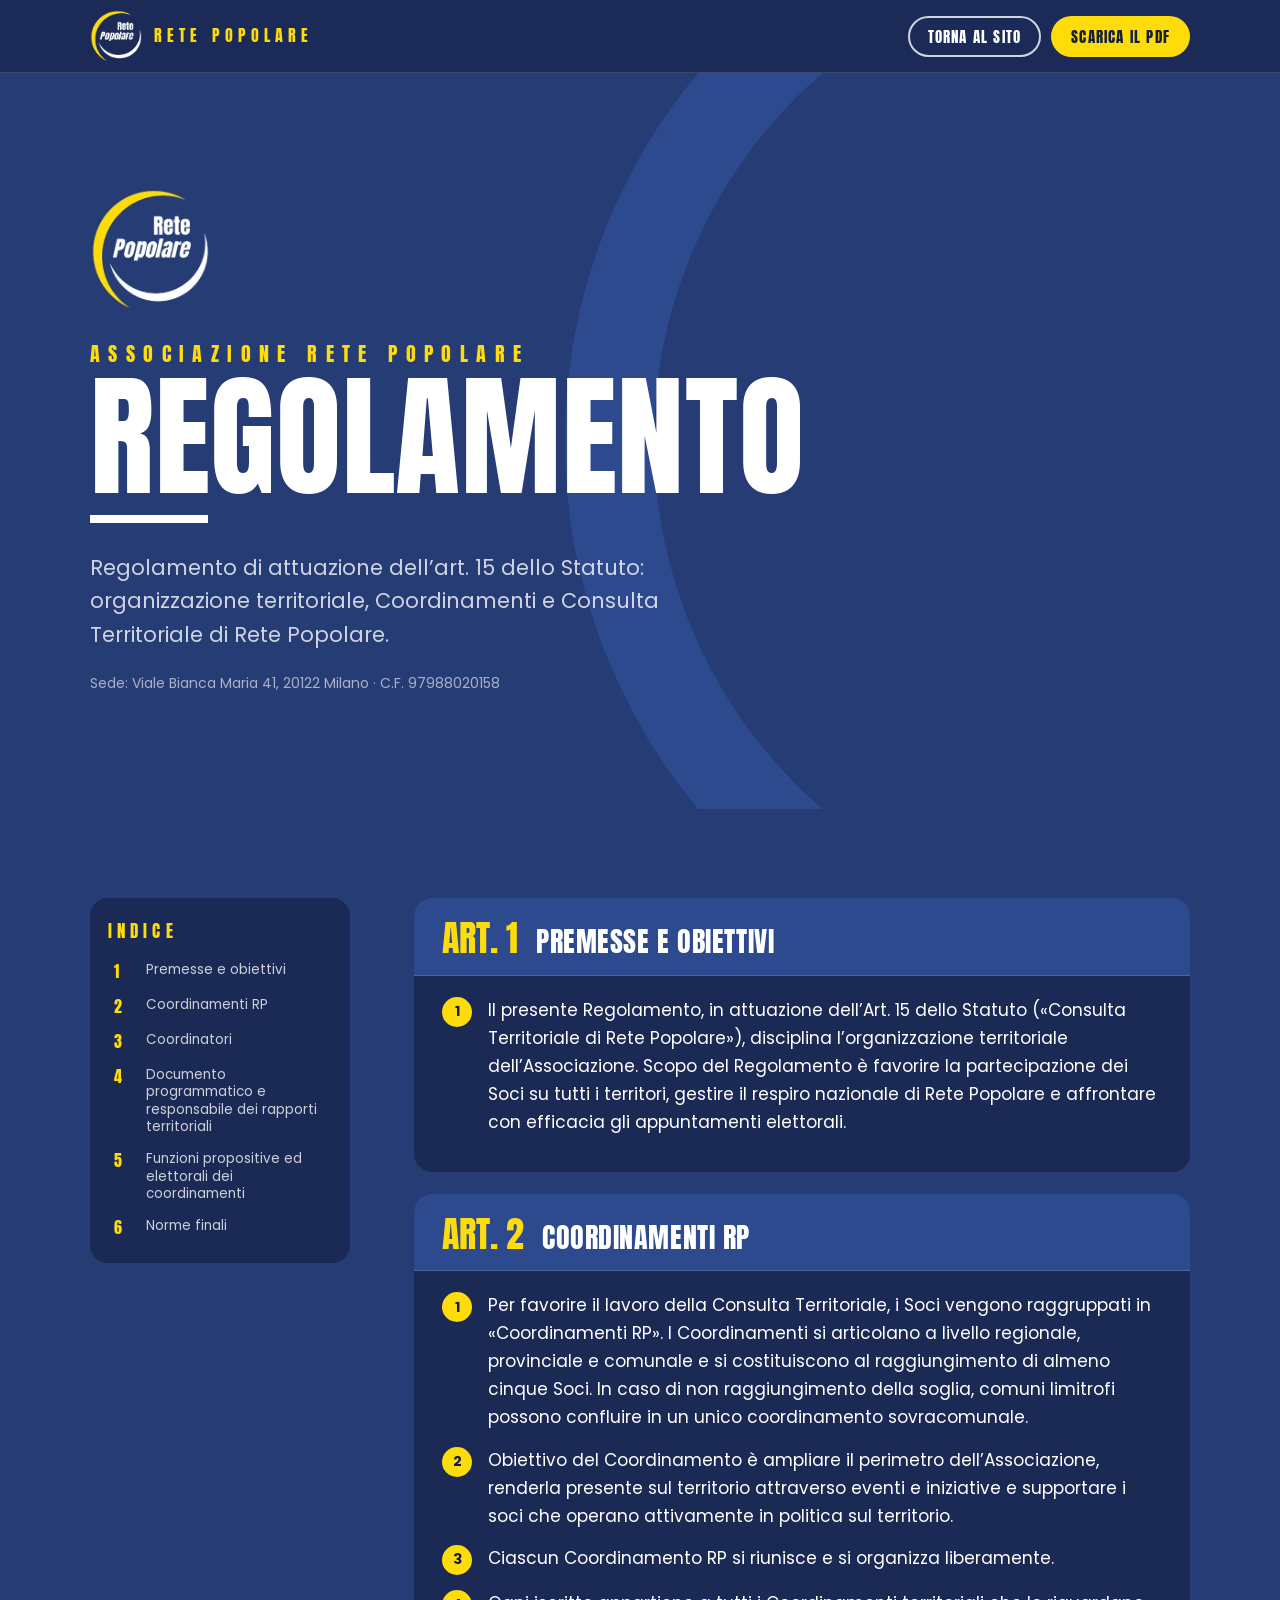
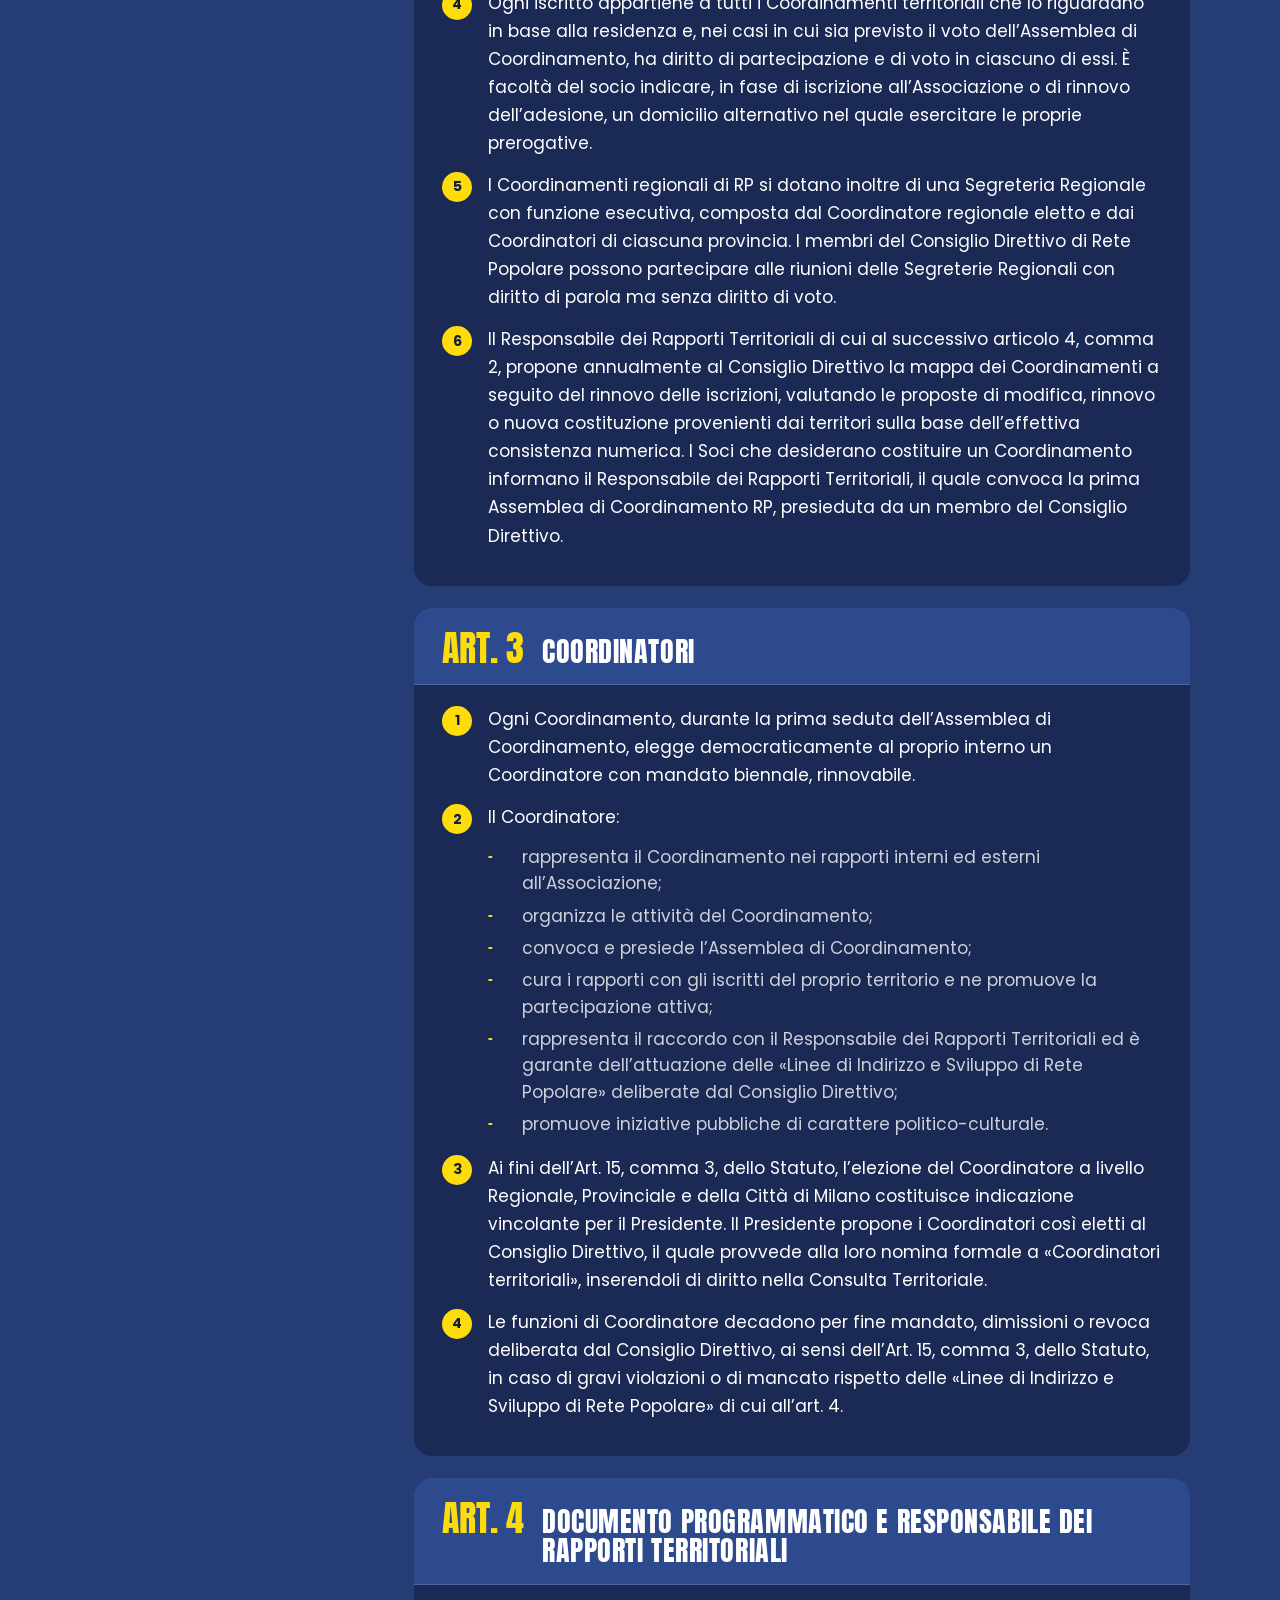
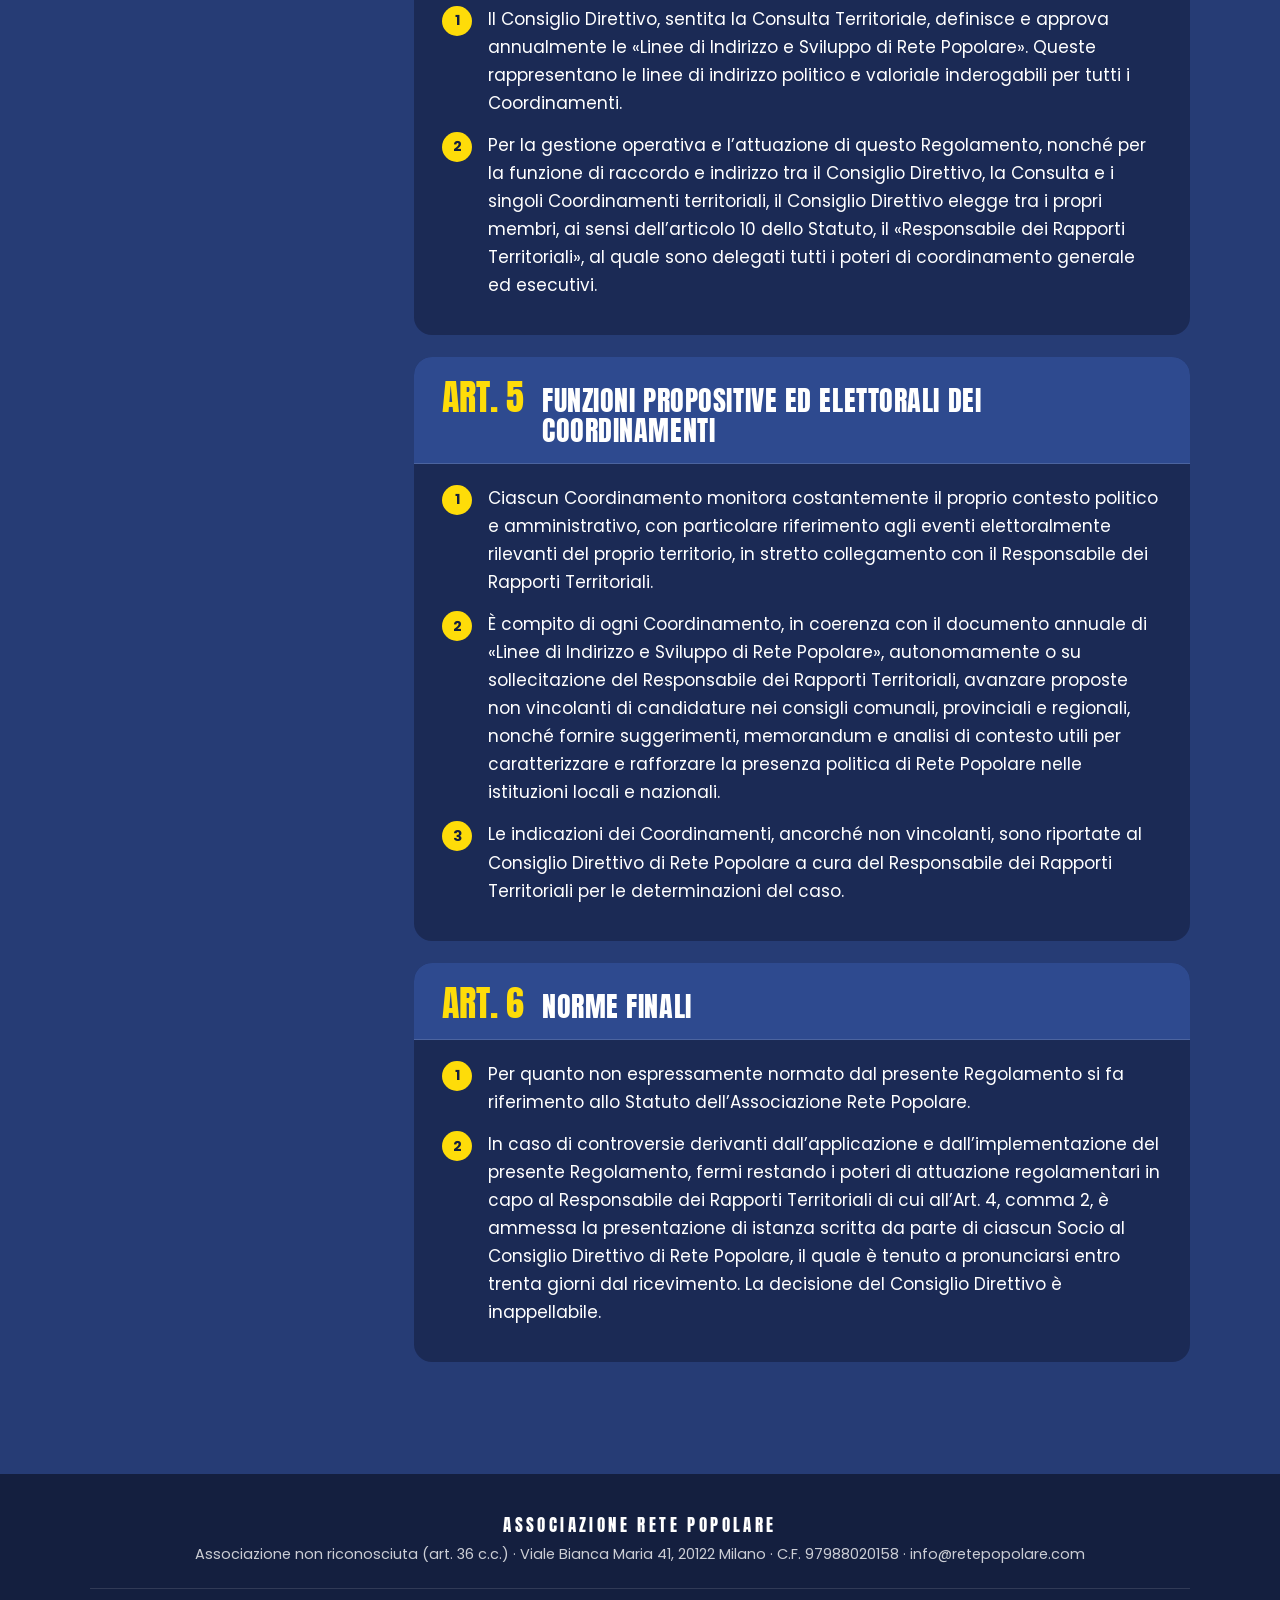
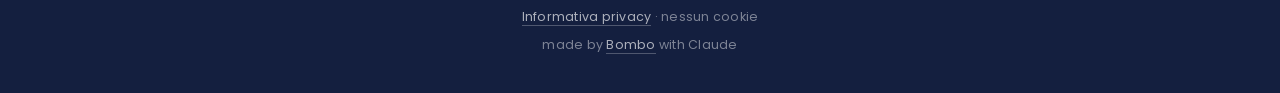
<file: regolamento.html>
<!DOCTYPE html>
<html lang="it">
<head>
<meta charset="utf-8">
<meta name="viewport" content="width=device-width, initial-scale=1">
<title>Regolamento dei Coordinamenti — Rete Popolare</title>
<meta name="description" content="Regolamento di attuazione dell'art. 15 dello Statuto di Rete Popolare: organizzazione territoriale, Coordinamenti e Consulta.">
<link rel="icon" type="image/png" href="assets/img/logo-rp.png">
<link rel="stylesheet" href="assets/fonts/fonts.css">
<link rel="stylesheet" href="style.css">
<link rel="stylesheet" href="statuto.css">
<script data-goatcounter="https://retepopolare.goatcounter.com/count" async src="https://gc.zgo.at/count.js"></script>
</head>
<body class="st">
<header class="top">
  <div class="wrap top__in">
    <a class="brand" href="index.html" aria-label="Rete Popolare, torna al sito">
      <img src="assets/img/logo-rp.png" alt="" width="52" height="53">
      <span class="brand__name">Rete Popolare</span>
    </a>
    <nav class="st-nav" aria-label="Azioni">
      <a class="btn btn--ghost btn--sm" href="index.html#documenti">Torna al sito</a>
      <a class="btn btn--yellow btn--sm" href="documenti/Regolamento-Coordinamenti-Rete-Popolare.pdf">Scarica il PDF</a>
    </nav>
  </div>
</header>

<section class="st-cover">
  <div class="hero__arc" aria-hidden="true"></div>
  <div class="wrap st-cover__in">
    <img class="st-cover__logo" src="assets/img/logo-rp.png" alt="" width="180" height="182">
    <p class="eyebrow">Associazione Rete Popolare</p>
    <h1 class="display st-cover__t st-cover__t--long">Regolamento</h1>
    <span class="bar bar--white" aria-hidden="true"></span>
    <p class="st-cover__s">Regolamento di attuazione dell’art. 15 dello Statuto: organizzazione territoriale, Coordinamenti e Consulta Territoriale di Rete Popolare.</p>
    <p class="st-cover__meta">Sede: Viale Bianca Maria 41, 20122 Milano · C.F. 97988020158</p>
  </div>
</section>

<div class="wrap st-grid">
  <nav class="st-toc" aria-label="Indice degli articoli">
    <p class="st-toc__h">Indice</p>
    <ol>
<li><a href="#art-1"><b>1</b> Premesse e obiettivi</a></li>
<li><a href="#art-2"><b>2</b> Coordinamenti RP</a></li>
<li><a href="#art-3"><b>3</b> Coordinatori</a></li>
<li><a href="#art-4"><b>4</b> Documento programmatico e responsabile dei rapporti territoriali</a></li>
<li><a href="#art-5"><b>5</b> Funzioni propositive ed elettorali dei coordinamenti</a></li>
<li><a href="#art-6"><b>6</b> Norme finali</a></li>
    </ol>
  </nav>
  <main class="st-main" id="main">
<article class="art" id="art-1">
  <header class="art__h"><span class="art__n">Art. 1</span><h2>PREMESSE E OBIETTIVI</h2></header>
  <div class="art__b">
<p class="cm"><span class="cn">1</span><span>Il presente Regolamento, in attuazione dell’Art. 15 dello Statuto («Consulta Territoriale di Rete Popolare»), disciplina l’organizzazione territoriale dell’Associazione. Scopo del Regolamento è favorire la partecipazione dei Soci su tutti i territori, gestire il respiro nazionale di Rete Popolare e affrontare con efficacia gli appuntamenti elettorali.</span></p>
  </div>
</article>
<article class="art" id="art-2">
  <header class="art__h"><span class="art__n">Art. 2</span><h2>COORDINAMENTI RP</h2></header>
  <div class="art__b">
<p class="cm"><span class="cn">1</span><span>Per favorire il lavoro della Consulta Territoriale, i Soci vengono raggruppati in «Coordinamenti RP». I Coordinamenti si articolano a livello regionale, provinciale e comunale e si costituiscono al raggiungimento di almeno cinque Soci. In caso di non raggiungimento della soglia, comuni limitrofi possono confluire in un unico coordinamento sovracomunale.</span></p>
<p class="cm"><span class="cn">2</span><span>Obiettivo del Coordinamento è ampliare il perimetro dell’Associazione, renderla presente sul territorio attraverso eventi e iniziative e supportare i soci che operano attivamente in politica sul territorio.</span></p>
<p class="cm"><span class="cn">3</span><span>Ciascun Coordinamento RP si riunisce e si organizza liberamente.</span></p>
<p class="cm"><span class="cn">4</span><span>Ogni iscritto appartiene a tutti i Coordinamenti territoriali che lo riguardano in base alla residenza e, nei casi in cui sia previsto il voto dell’Assemblea di Coordinamento, ha diritto di partecipazione e di voto in ciascuno di essi. È facoltà del socio indicare, in fase di iscrizione all’Associazione o di rinnovo dell’adesione, un domicilio alternativo nel quale esercitare le proprie prerogative.</span></p>
<p class="cm"><span class="cn">5</span><span>I Coordinamenti regionali di RP si dotano inoltre di una Segreteria Regionale con funzione esecutiva, composta dal Coordinatore regionale eletto e dai Coordinatori di ciascuna provincia. I membri del Consiglio Direttivo di Rete Popolare possono partecipare alle riunioni delle Segreterie Regionali con diritto di parola ma senza diritto di voto.</span></p>
<p class="cm"><span class="cn">6</span><span>Il Responsabile dei Rapporti Territoriali di cui al successivo articolo 4, comma 2, propone annualmente al Consiglio Direttivo la mappa dei Coordinamenti a seguito del rinnovo delle iscrizioni, valutando le proposte di modifica, rinnovo o nuova costituzione provenienti dai territori sulla base dell’effettiva consistenza numerica. I Soci che desiderano costituire un Coordinamento informano il Responsabile dei Rapporti Territoriali, il quale convoca la prima Assemblea di Coordinamento RP, presieduta da un membro del Consiglio Direttivo.</span></p>
  </div>
</article>
<article class="art" id="art-3">
  <header class="art__h"><span class="art__n">Art. 3</span><h2>COORDINATORI</h2></header>
  <div class="art__b">
<p class="cm"><span class="cn">1</span><span>Ogni Coordinamento, durante la prima seduta dell’Assemblea di Coordinamento, elegge democraticamente al proprio interno un Coordinatore con mandato biennale, rinnovabile.</span></p>
<p class="cm"><span class="cn">2</span><span>Il Coordinatore:</span></p>
<ul class="lett lett--dash">
<li><span class="lt">–</span><span>rappresenta il Coordinamento nei rapporti interni ed esterni all’Associazione;</span></li>
<li><span class="lt">–</span><span>organizza le attività del Coordinamento;</span></li>
<li><span class="lt">–</span><span>convoca e presiede l’Assemblea di Coordinamento;</span></li>
<li><span class="lt">–</span><span>cura i rapporti con gli iscritti del proprio territorio e ne promuove la partecipazione attiva;</span></li>
<li><span class="lt">–</span><span>rappresenta il raccordo con il Responsabile dei Rapporti Territoriali ed è garante dell’attuazione delle «Linee di Indirizzo e Sviluppo di Rete Popolare» deliberate dal Consiglio Direttivo;</span></li>
<li><span class="lt">–</span><span>promuove iniziative pubbliche di carattere politico-culturale.</span></li>
</ul>
<p class="cm"><span class="cn">3</span><span>Ai fini dell’Art. 15, comma 3, dello Statuto, l’elezione del Coordinatore a livello Regionale, Provinciale e della Città di Milano costituisce indicazione vincolante per il Presidente. Il Presidente propone i Coordinatori così eletti al Consiglio Direttivo, il quale provvede alla loro nomina formale a «Coordinatori territoriali», inserendoli di diritto nella Consulta Territoriale.</span></p>
<p class="cm"><span class="cn">4</span><span>Le funzioni di Coordinatore decadono per fine mandato, dimissioni o revoca deliberata dal Consiglio Direttivo, ai sensi dell’Art. 15, comma 3, dello Statuto, in caso di gravi violazioni o di mancato rispetto delle «Linee di Indirizzo e Sviluppo di Rete Popolare» di cui all’art. 4.</span></p>
  </div>
</article>
<article class="art" id="art-4">
  <header class="art__h"><span class="art__n">Art. 4</span><h2>DOCUMENTO PROGRAMMATICO E RESPONSABILE DEI RAPPORTI TERRITORIALI</h2></header>
  <div class="art__b">
<p class="cm"><span class="cn">1</span><span>Il Consiglio Direttivo, sentita la Consulta Territoriale, definisce e approva annualmente le «Linee di Indirizzo e Sviluppo di Rete Popolare». Queste rappresentano le linee di indirizzo politico e valoriale inderogabili per tutti i Coordinamenti.</span></p>
<p class="cm"><span class="cn">2</span><span>Per la gestione operativa e l’attuazione di questo Regolamento, nonché per la funzione di raccordo e indirizzo tra il Consiglio Direttivo, la Consulta e i singoli Coordinamenti territoriali, il Consiglio Direttivo elegge tra i propri membri, ai sensi dell’articolo 10 dello Statuto, il «Responsabile dei Rapporti Territoriali», al quale sono delegati tutti i poteri di coordinamento generale ed esecutivi.</span></p>
  </div>
</article>
<article class="art" id="art-5">
  <header class="art__h"><span class="art__n">Art. 5</span><h2>FUNZIONI PROPOSITIVE ED ELETTORALI DEI COORDINAMENTI</h2></header>
  <div class="art__b">
<p class="cm"><span class="cn">1</span><span>Ciascun Coordinamento monitora costantemente il proprio contesto politico e amministrativo, con particolare riferimento agli eventi elettoralmente rilevanti del proprio territorio, in stretto collegamento con il Responsabile dei Rapporti Territoriali.</span></p>
<p class="cm"><span class="cn">2</span><span>È compito di ogni Coordinamento, in coerenza con il documento annuale di «Linee di Indirizzo e Sviluppo di Rete Popolare», autonomamente o su sollecitazione del Responsabile dei Rapporti Territoriali, avanzare proposte non vincolanti di candidature nei consigli comunali, provinciali e regionali, nonché fornire suggerimenti, memorandum e analisi di contesto utili per caratterizzare e rafforzare la presenza politica di Rete Popolare nelle istituzioni locali e nazionali.</span></p>
<p class="cm"><span class="cn">3</span><span>Le indicazioni dei Coordinamenti, ancorché non vincolanti, sono riportate al Consiglio Direttivo di Rete Popolare a cura del Responsabile dei Rapporti Territoriali per le determinazioni del caso.</span></p>
  </div>
</article>
<article class="art" id="art-6">
  <header class="art__h"><span class="art__n">Art. 6</span><h2>NORME FINALI</h2></header>
  <div class="art__b">
<p class="cm"><span class="cn">1</span><span>Per quanto non espressamente normato dal presente Regolamento si fa riferimento allo Statuto dell’Associazione Rete Popolare.</span></p>
<p class="cm"><span class="cn">2</span><span>In caso di controversie derivanti dall’applicazione e dall’implementazione del presente Regolamento, fermi restando i poteri di attuazione regolamentari in capo al Responsabile dei Rapporti Territoriali di cui all’Art. 4, comma 2, è ammessa la presentazione di istanza scritta da parte di ciascun Socio al Consiglio Direttivo di Rete Popolare, il quale è tenuto a pronunciarsi entro trenta giorni dal ricevimento. La decisione del Consiglio Direttivo è inappellabile.</span></p>
  </div>
</article>
  </main>
</div>

<footer class="foot st-foot">
  <div class="wrap">
    <p class="foot__name">Associazione Rete Popolare</p>
    <p>Associazione non riconosciuta (art. 36 c.c.) · Viale Bianca Maria 41, 20122 Milano · C.F. 97988020158 · info@retepopolare.com</p>
    <p class="foot__sign"><span class="foot__priv"><a href="privacy.html">Informativa privacy</a> · nessun cookie</span><br>made by <a href="https://www.massimilianobombonati.it/" target="_blank" rel="noopener">Bombo</a> with Claude</p>
  </div>
</footer>
</body>
</html>
</file>
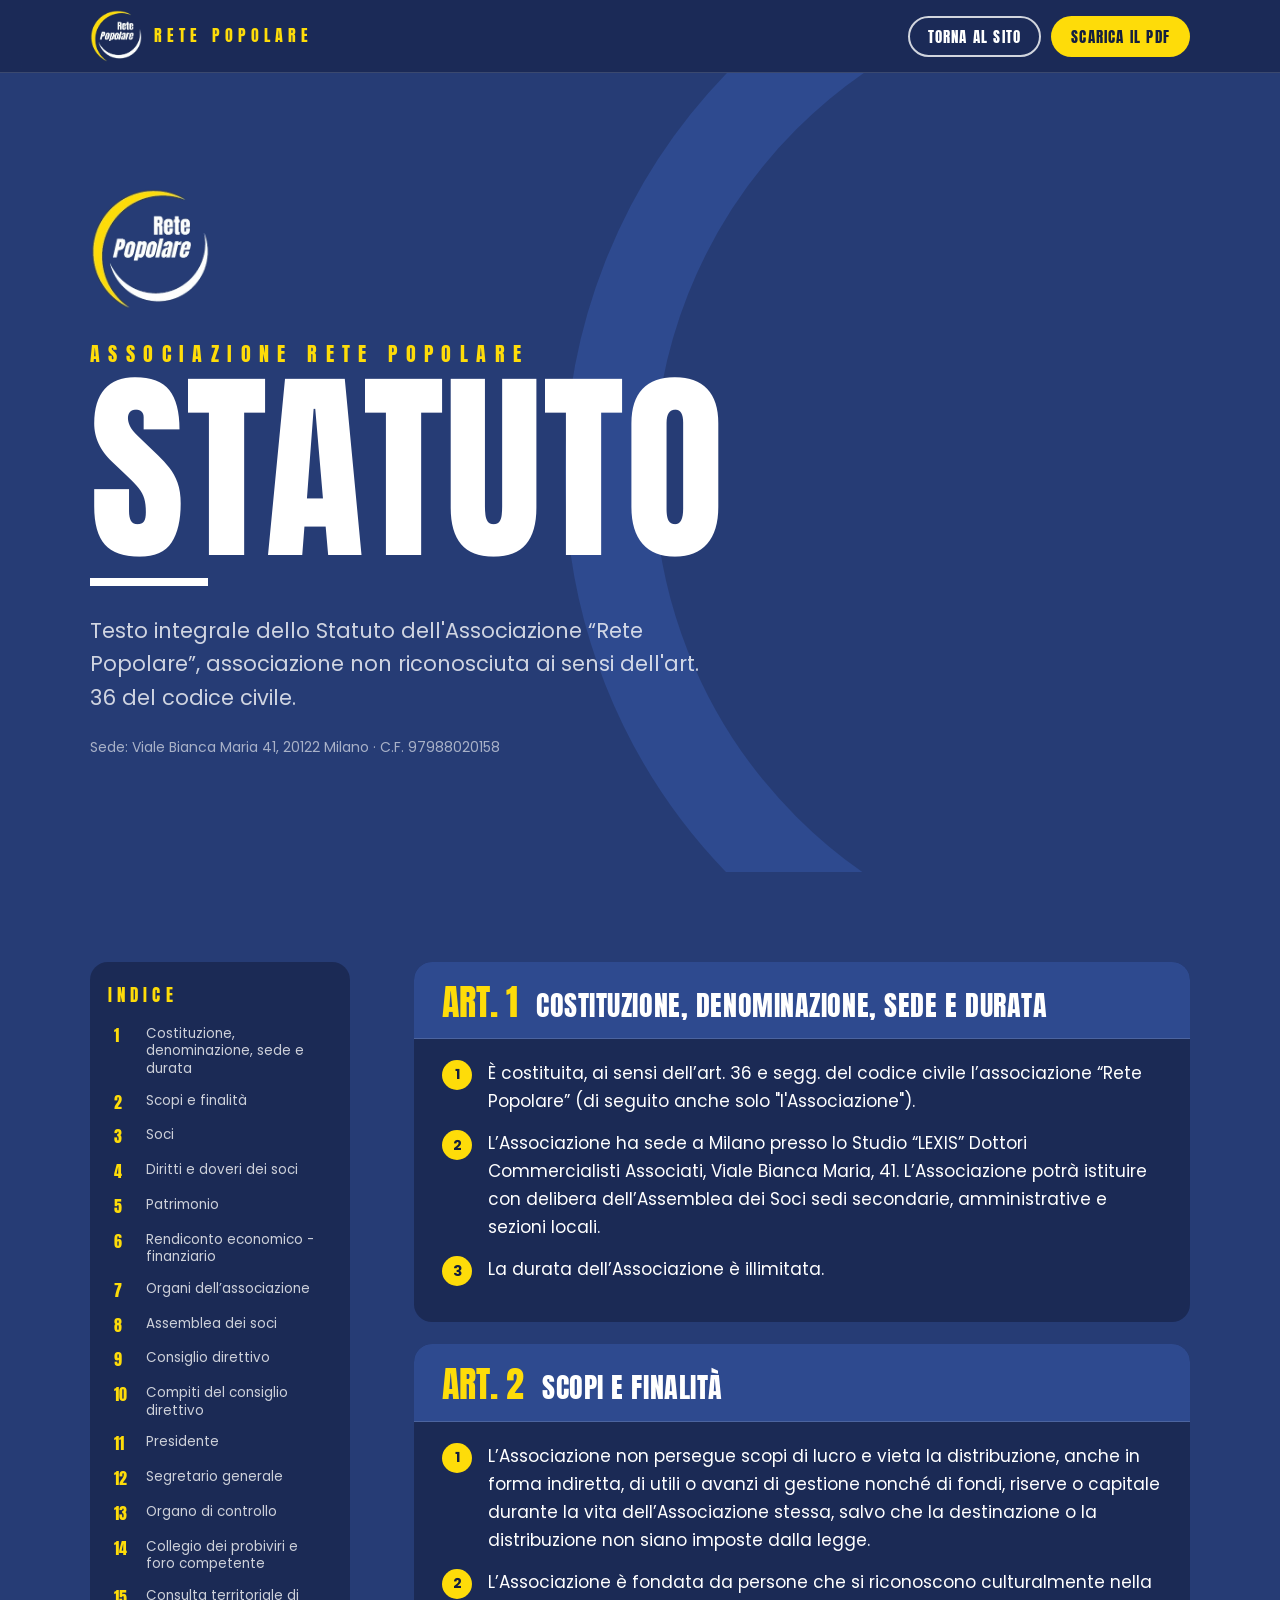
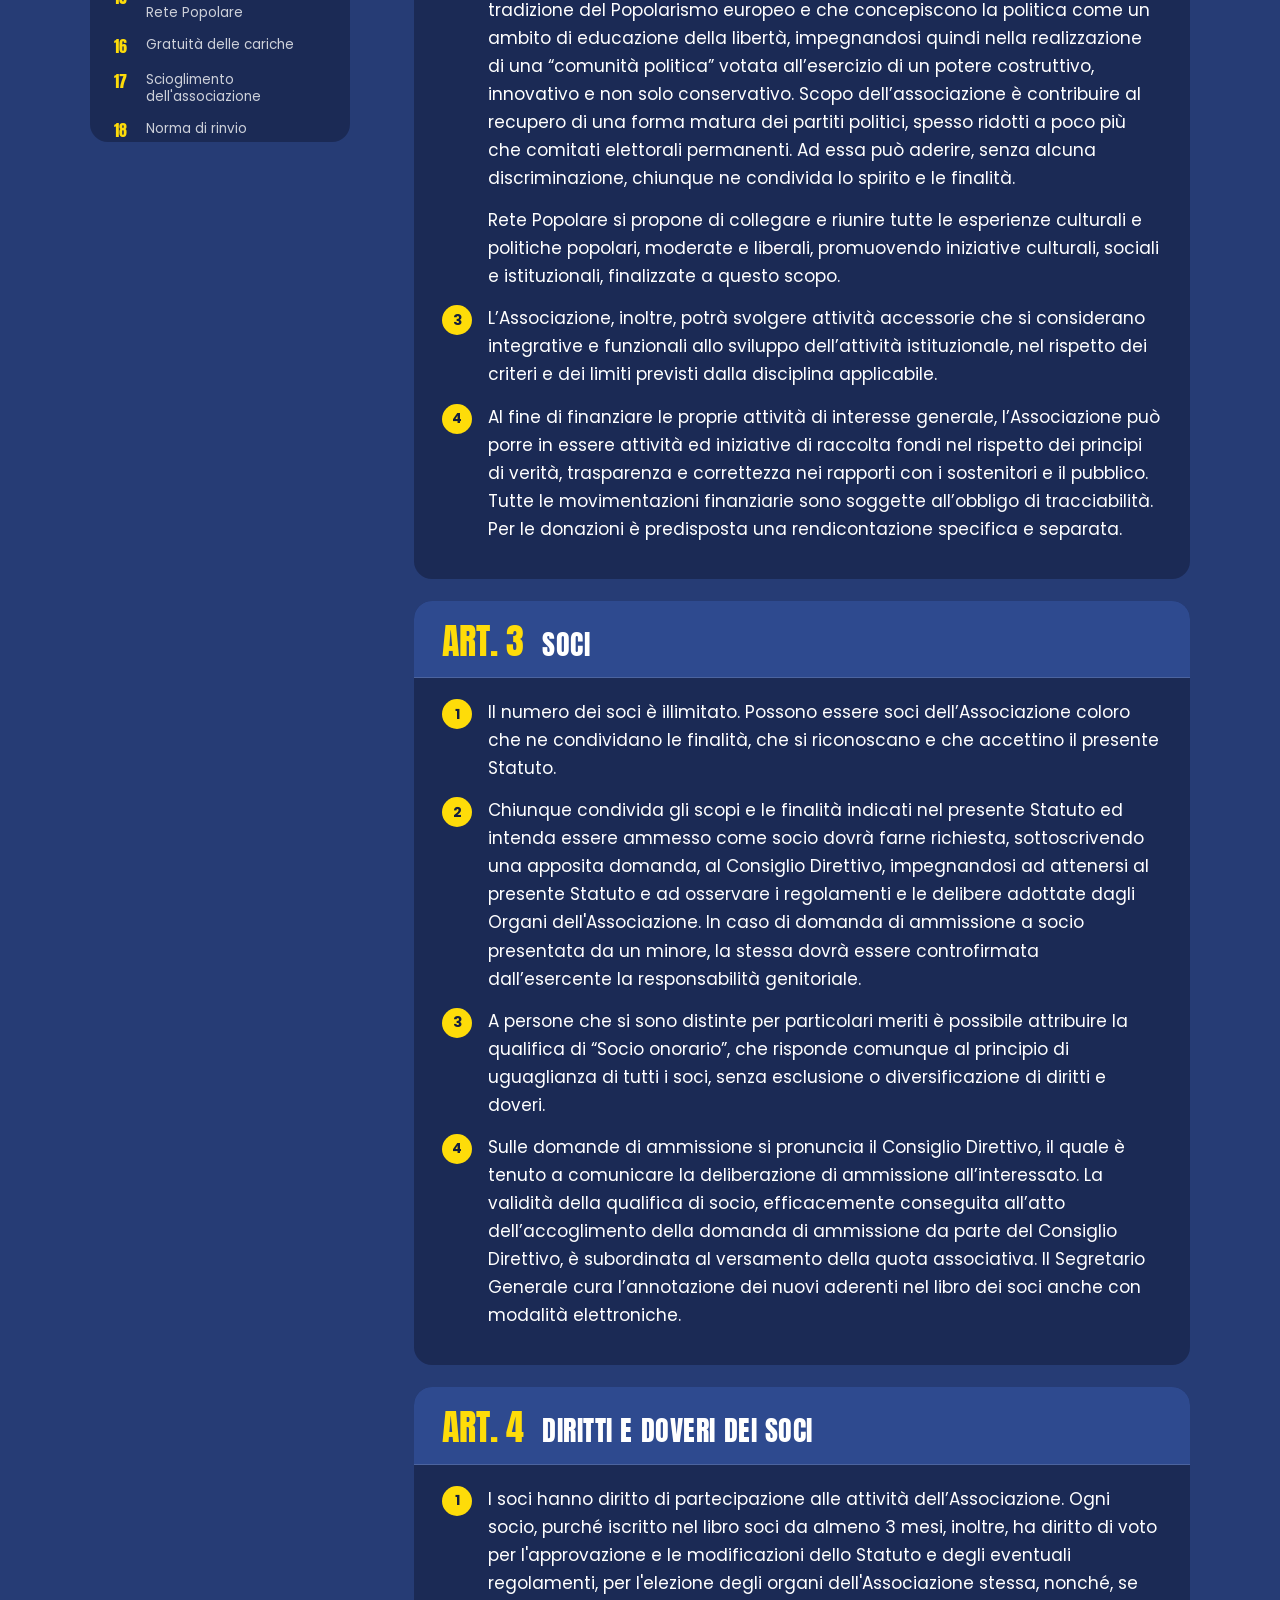
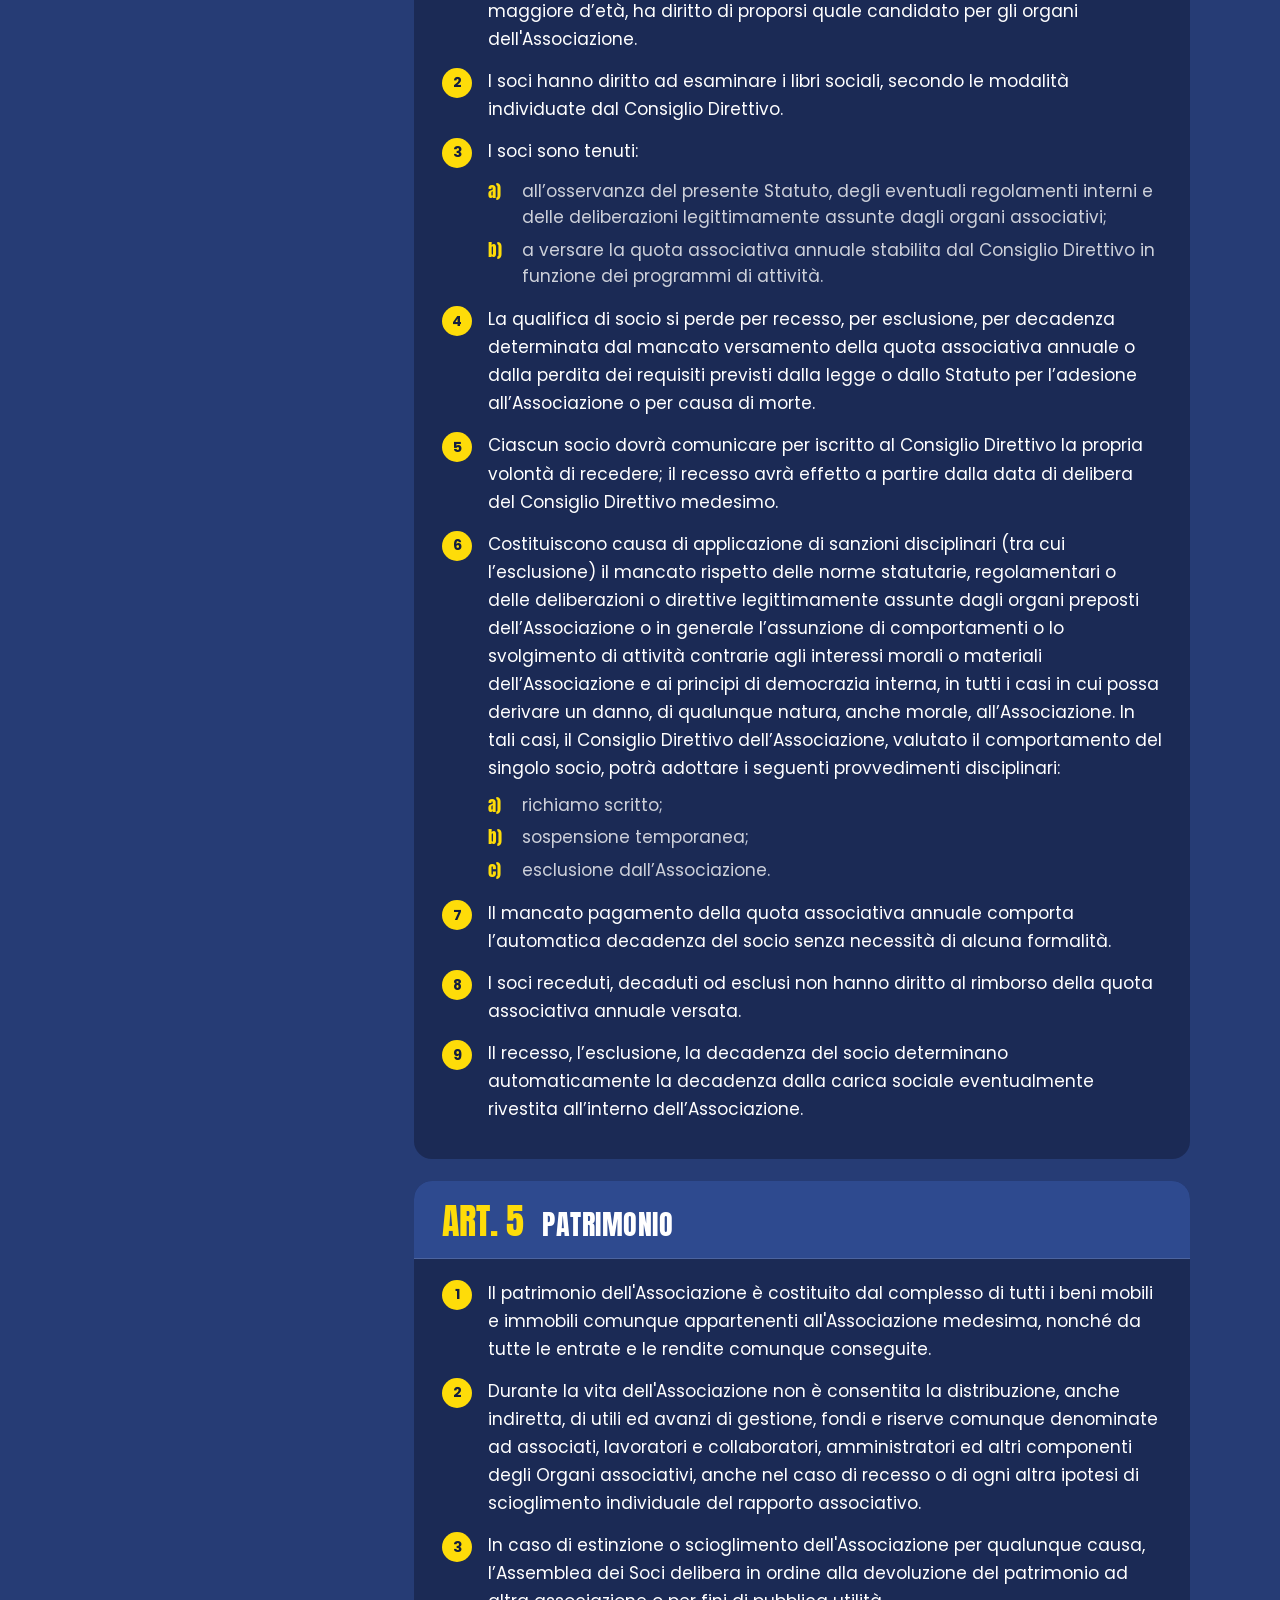
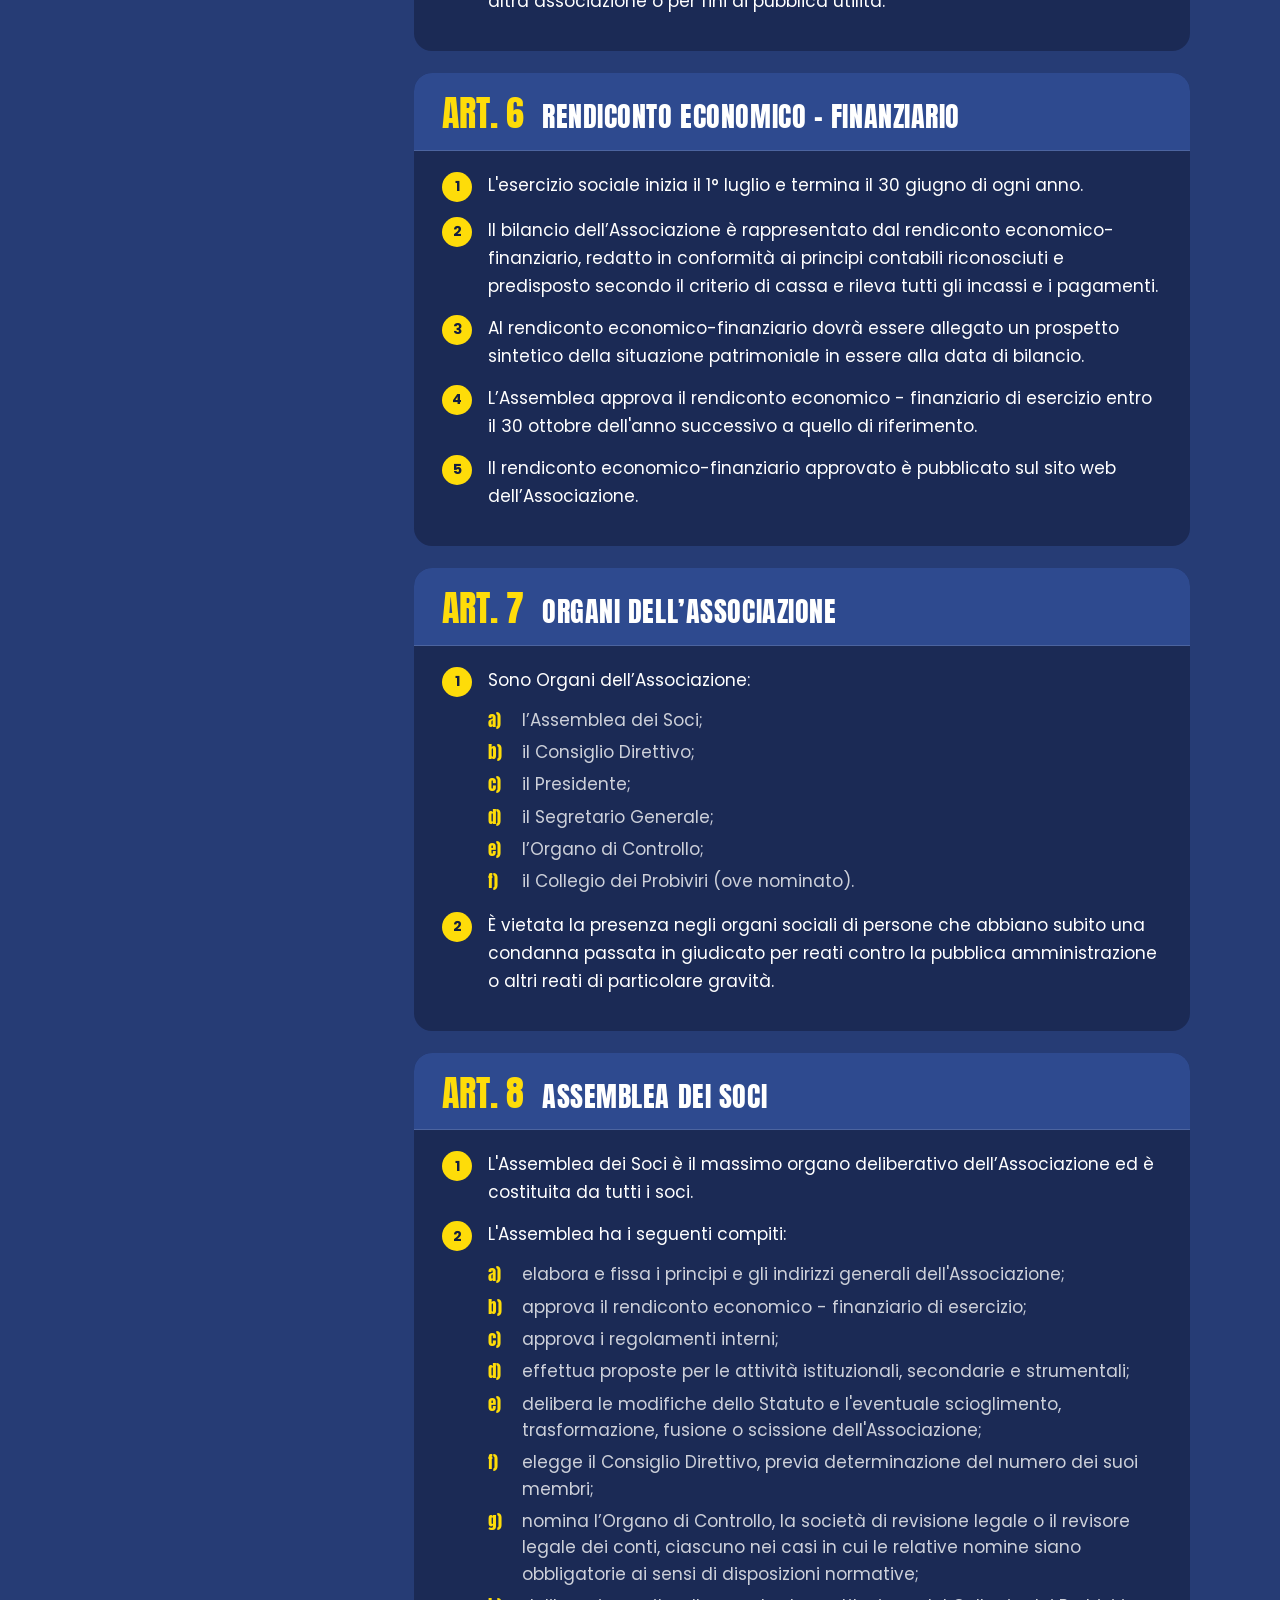
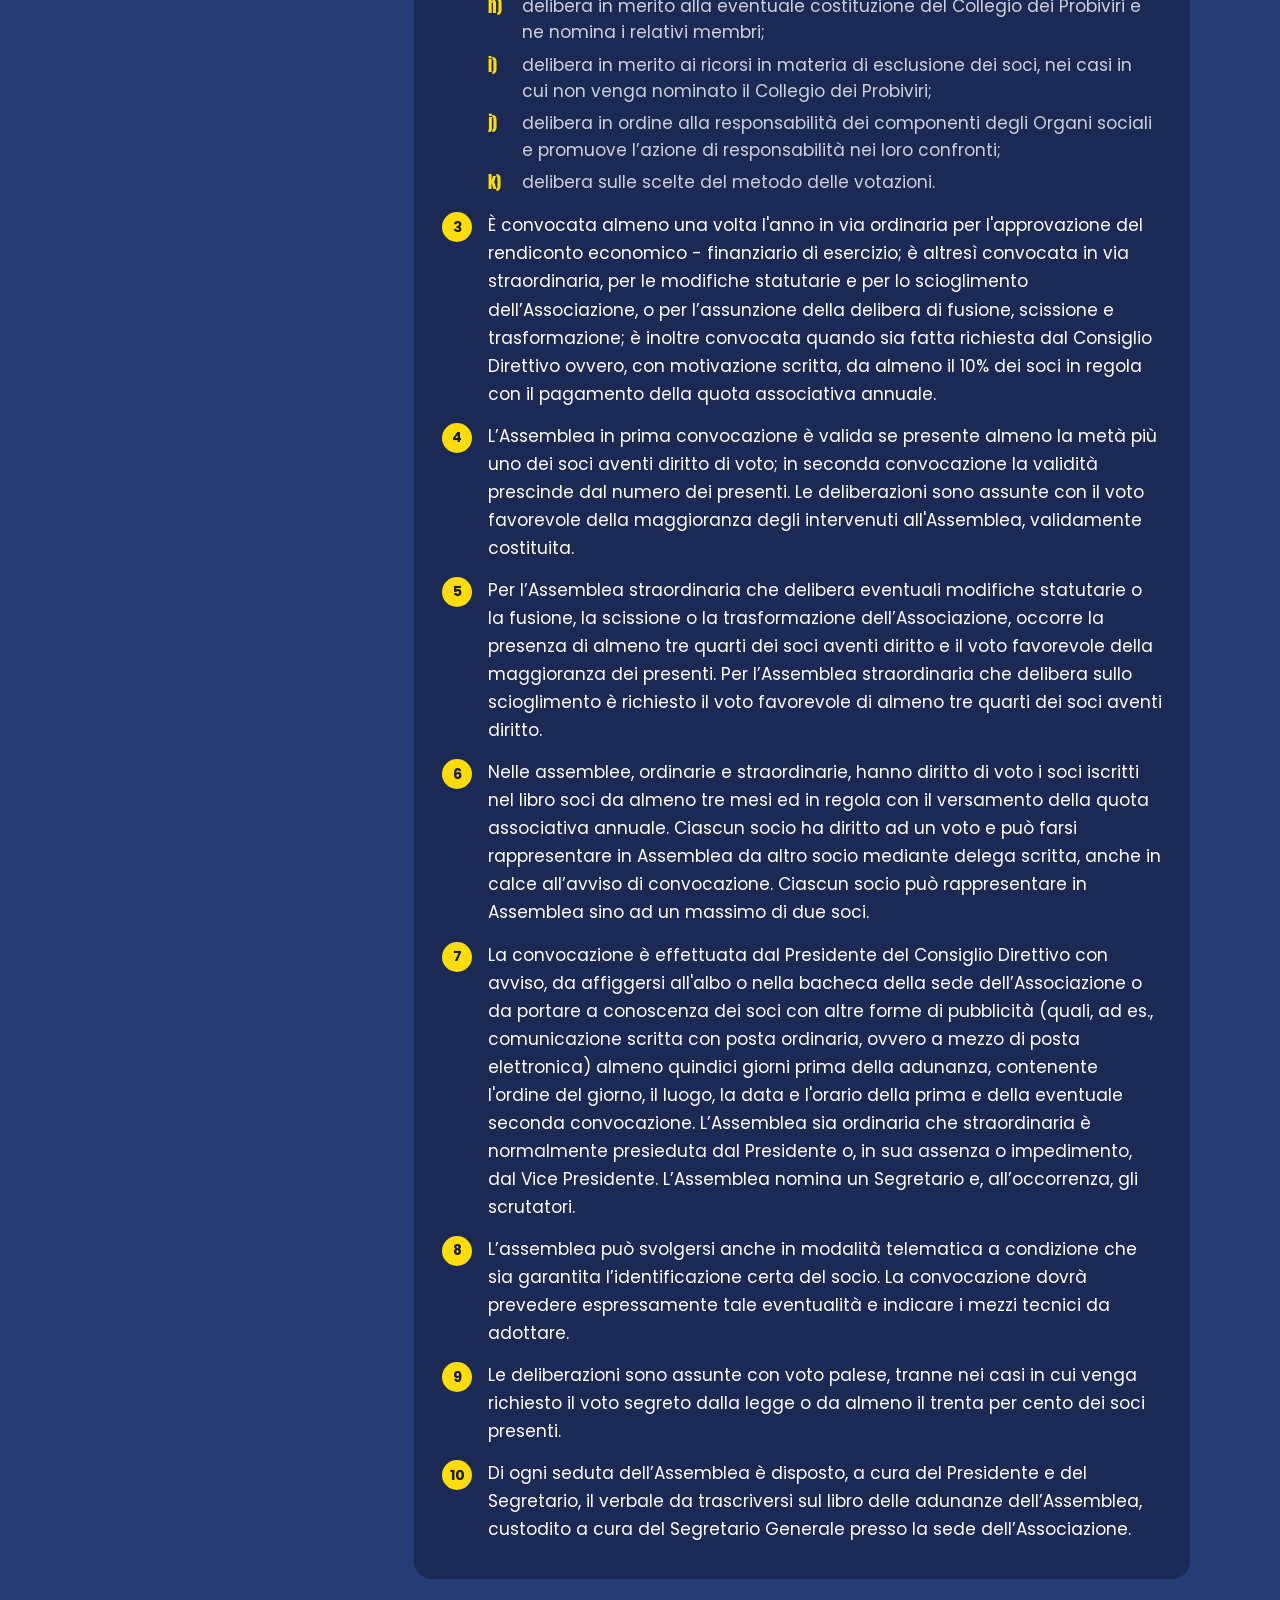
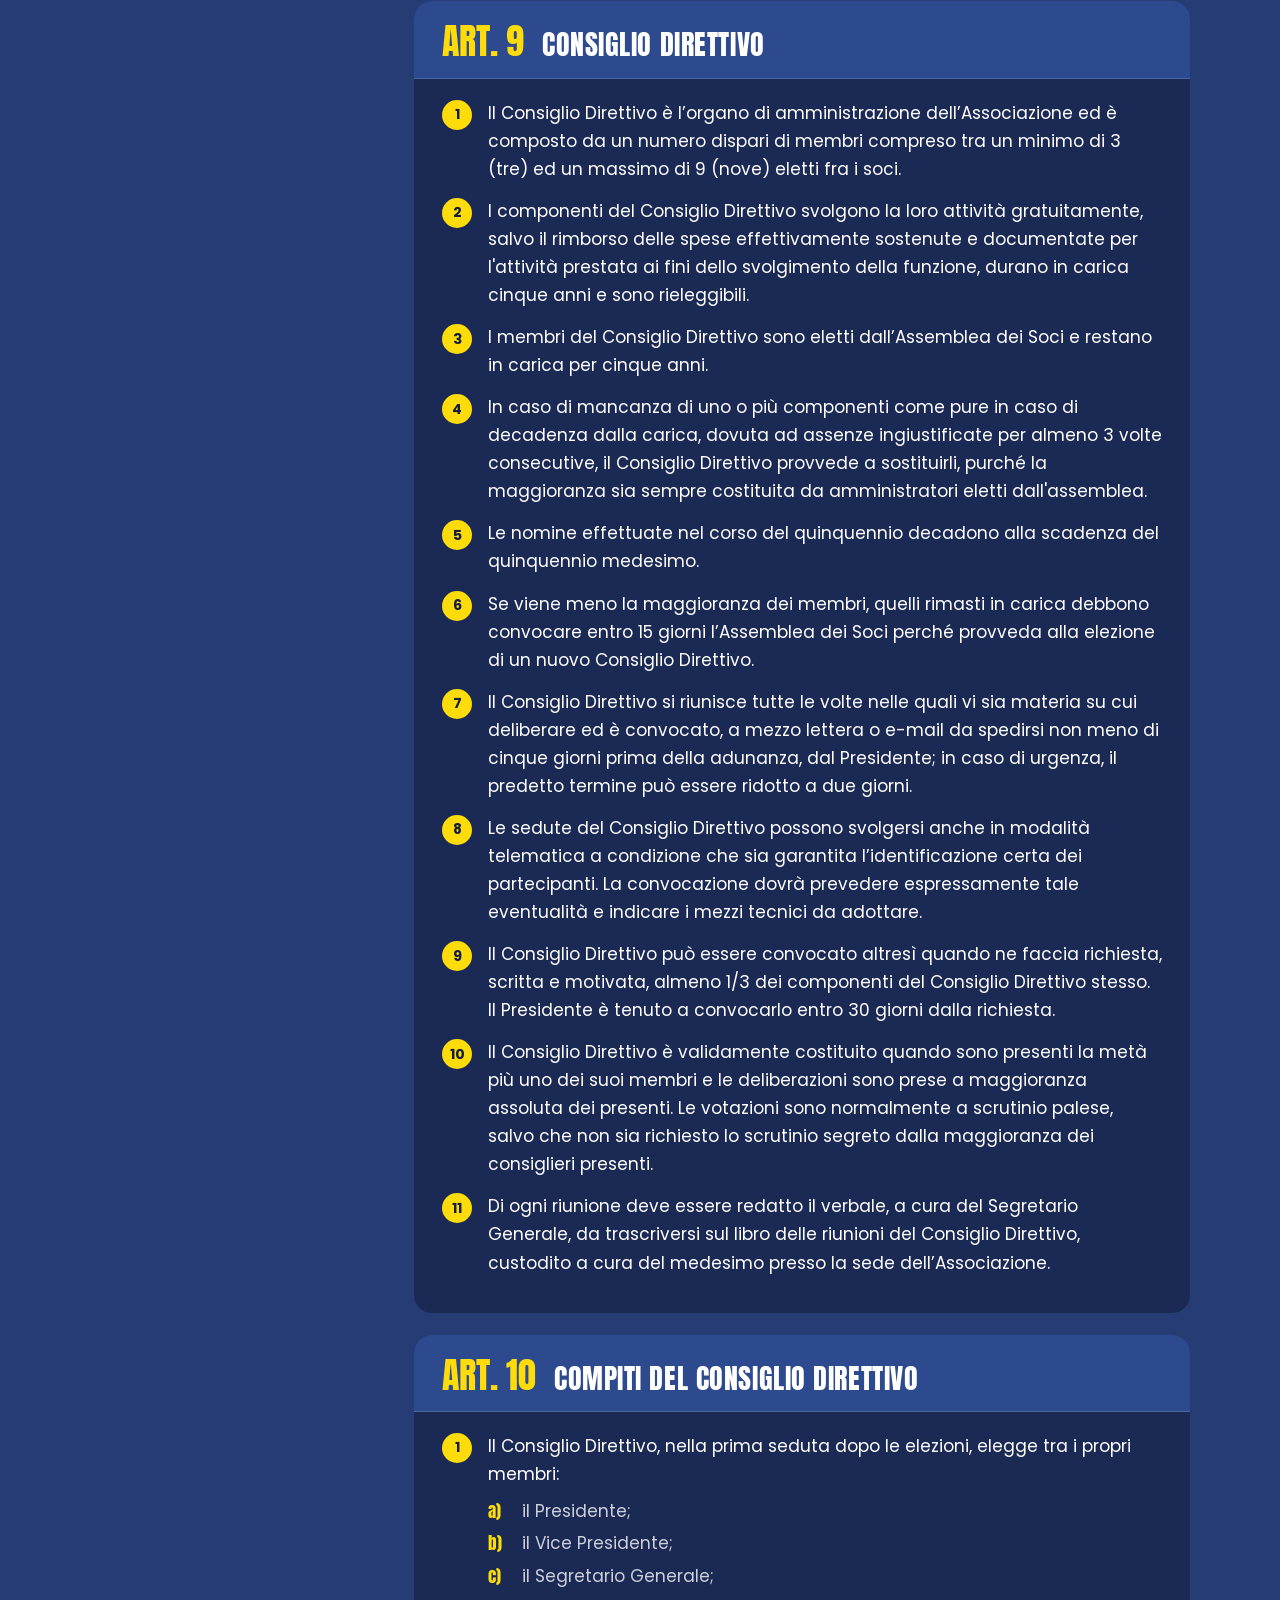
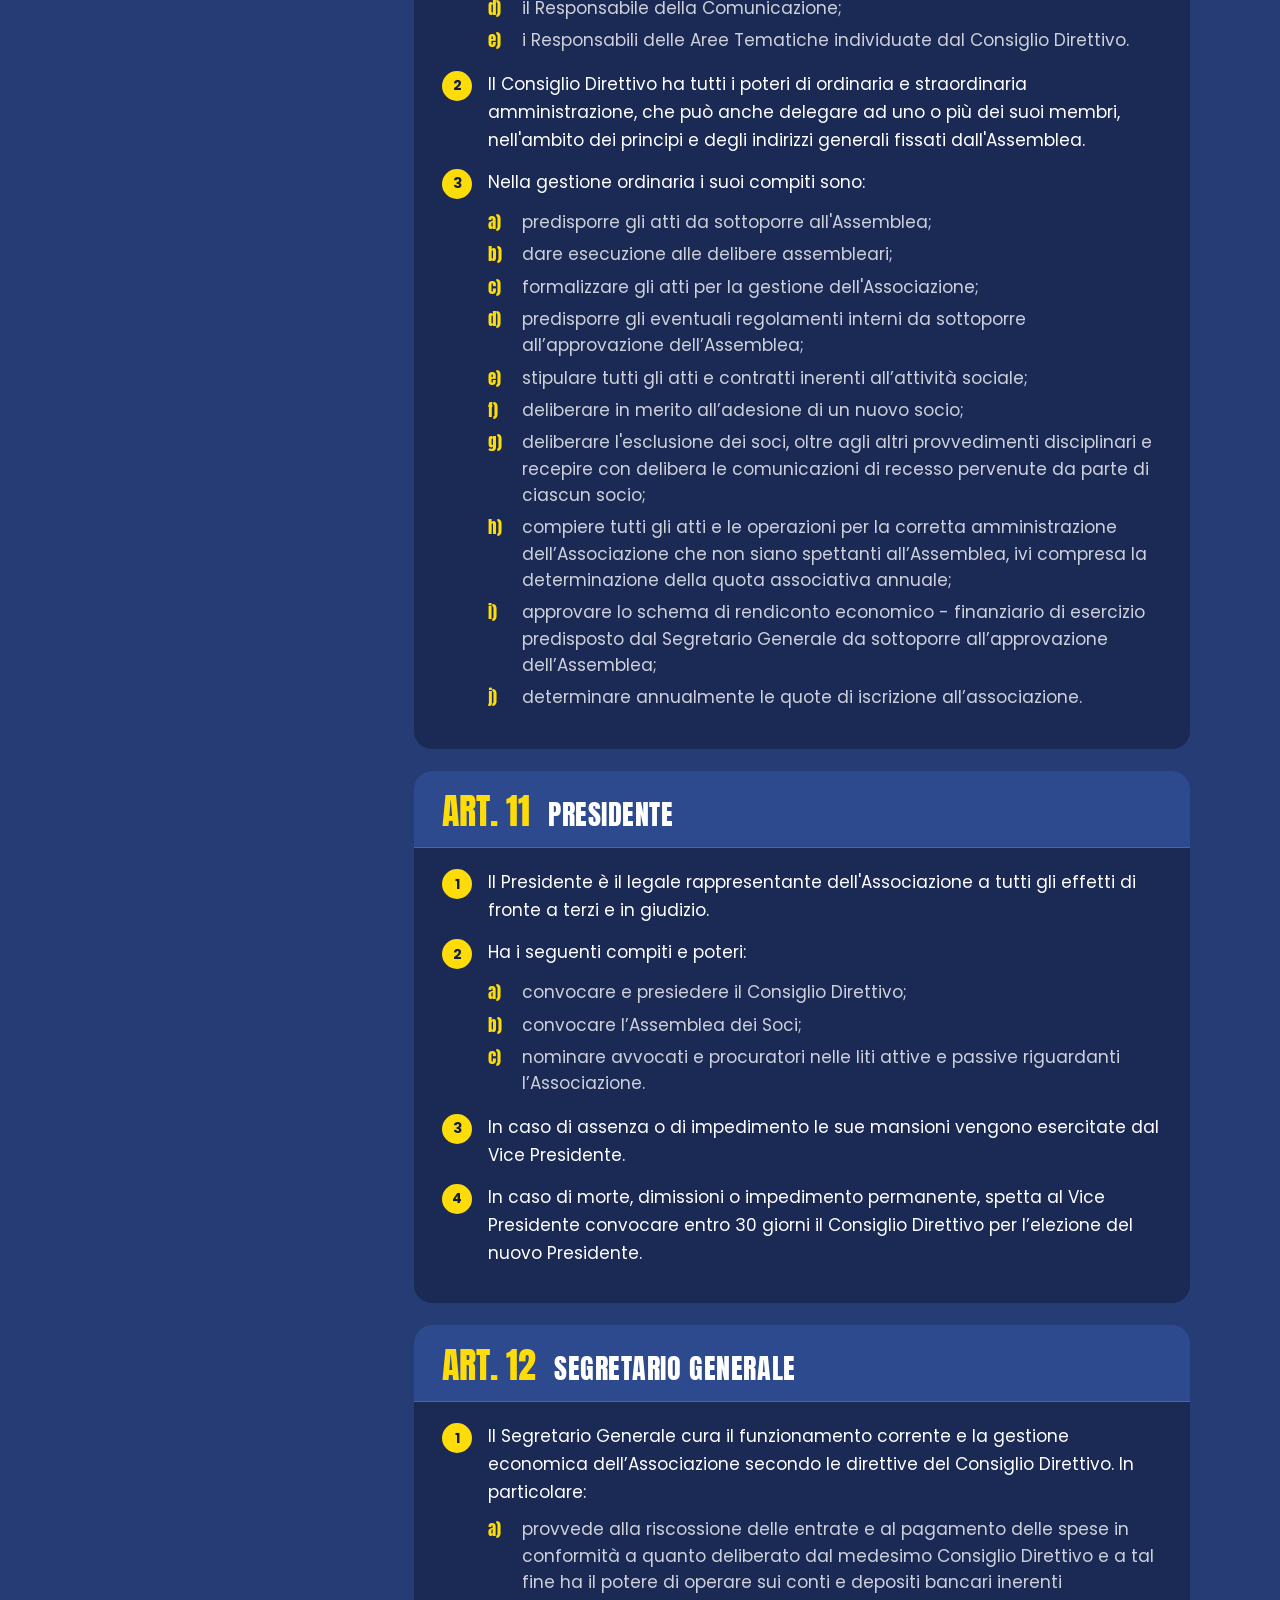
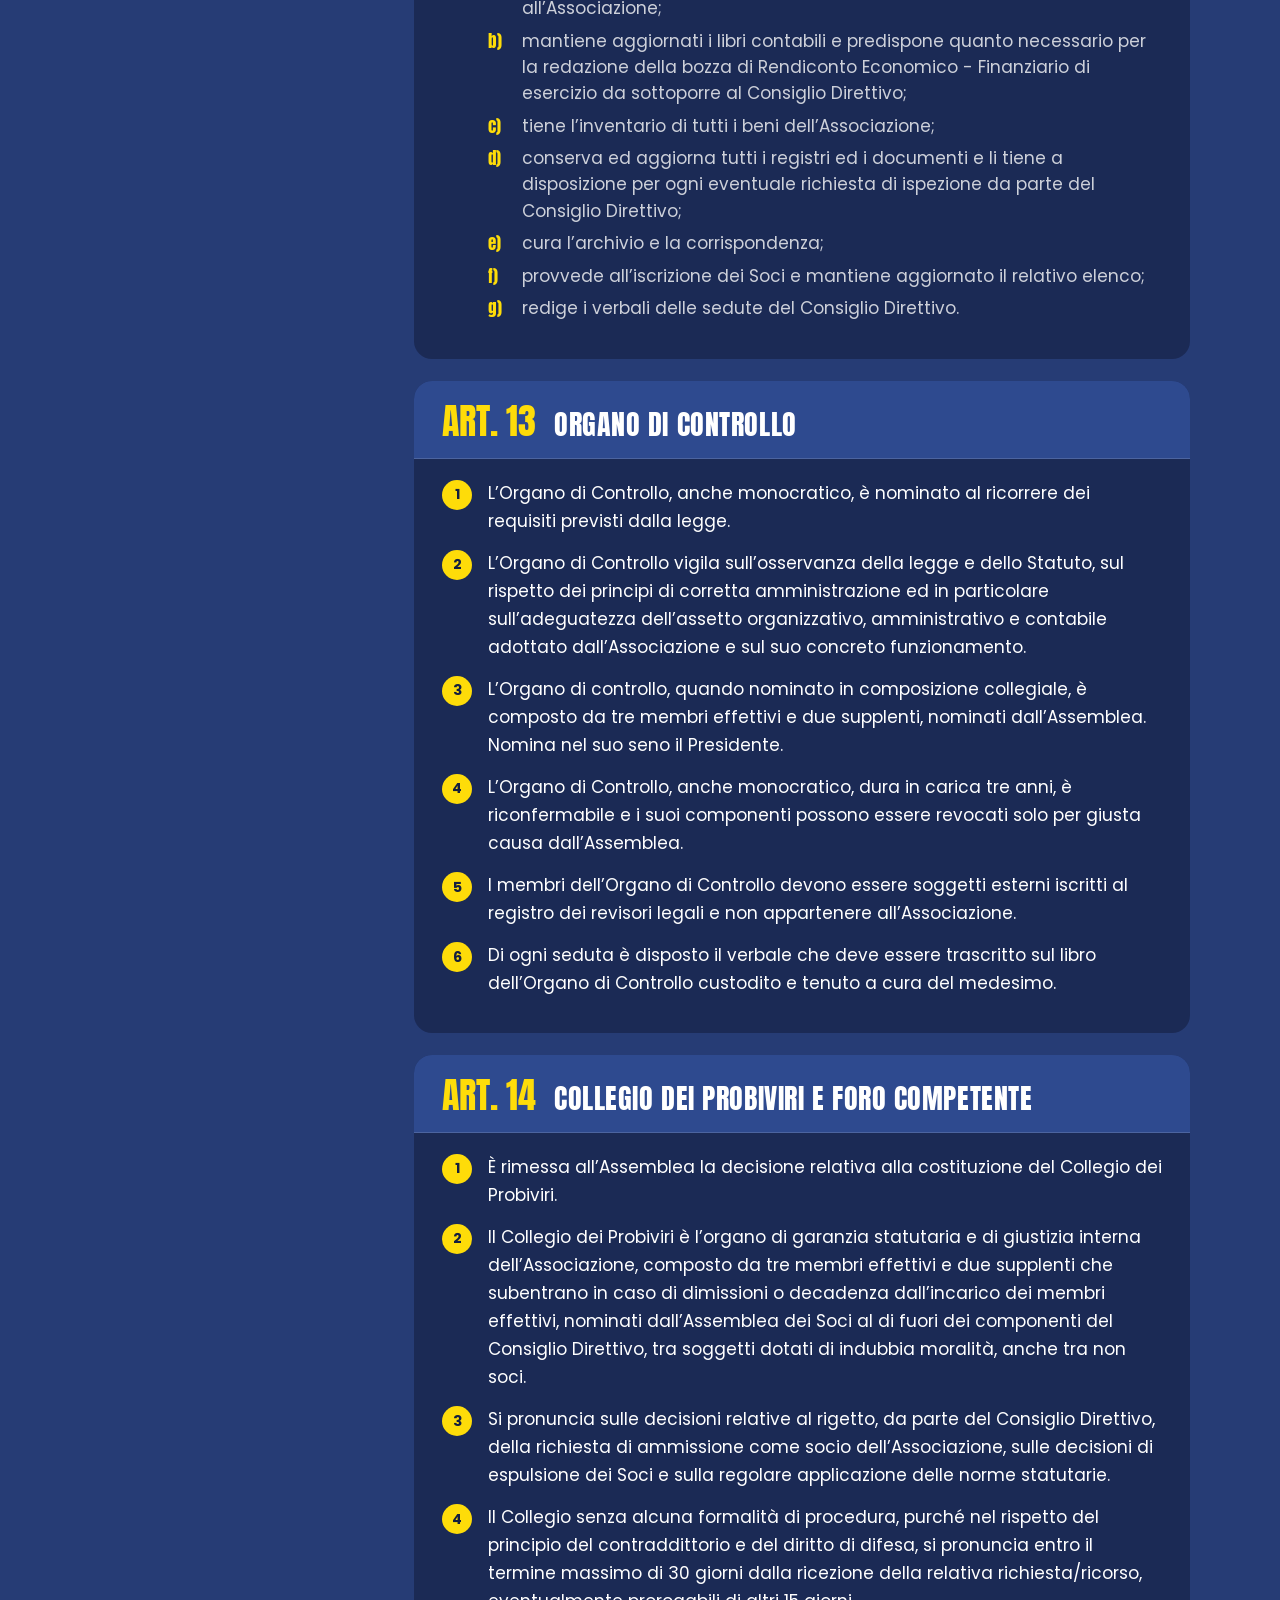
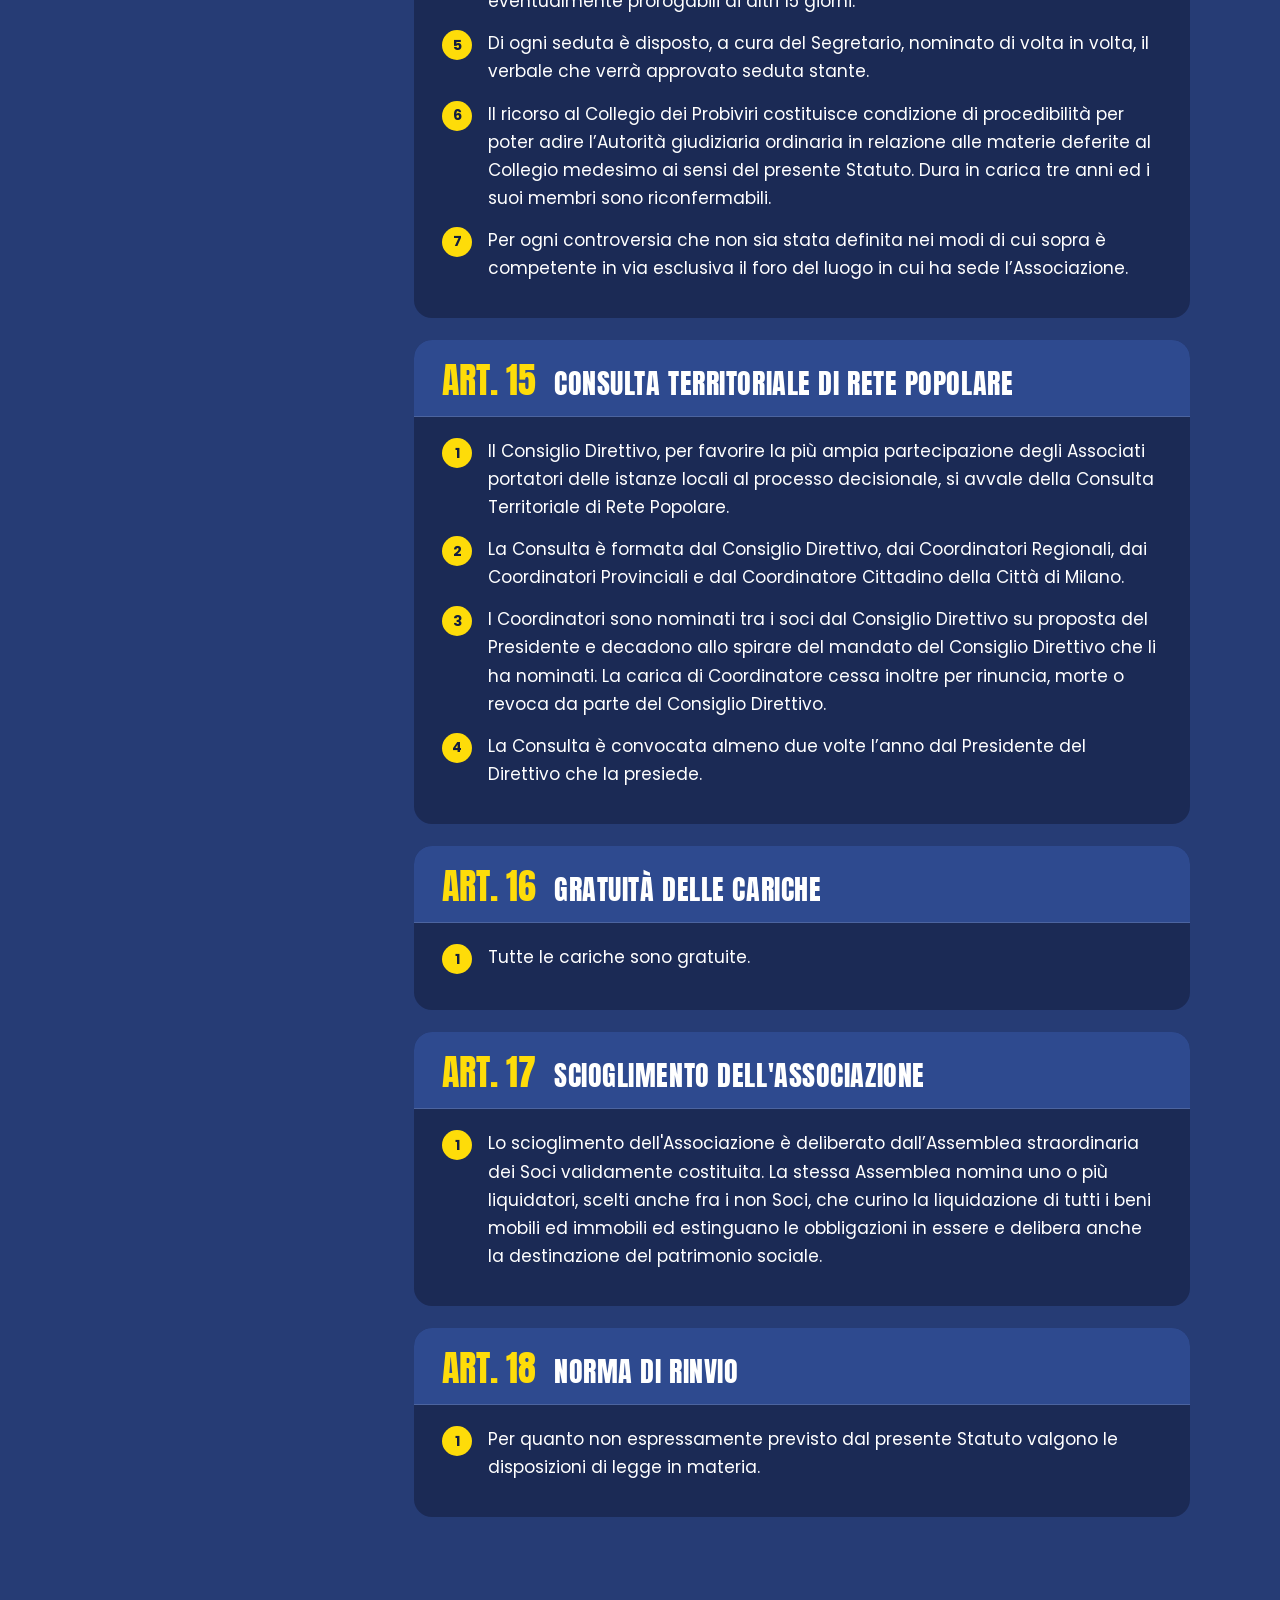
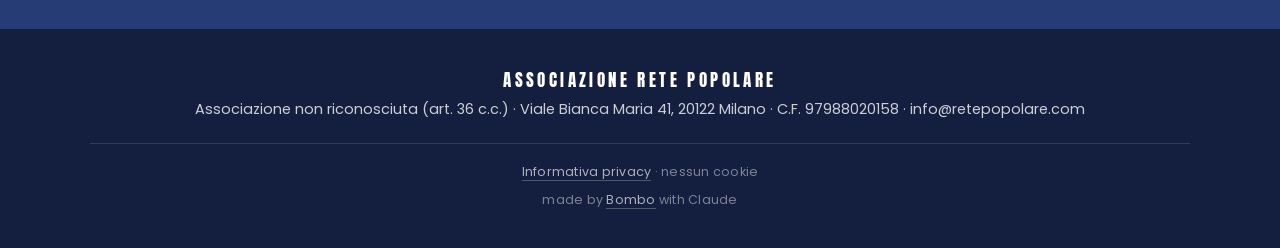
<file: statuto.html>
<!DOCTYPE html>
<html lang="it">
<head>
<meta charset="utf-8">
<meta name="viewport" content="width=device-width, initial-scale=1">
<title>Statuto — Rete Popolare</title>
<meta name="description" content="Statuto dell'Associazione Rete Popolare: testo integrale.">
<link rel="icon" type="image/png" href="assets/img/logo-rp.png">
<link rel="stylesheet" href="assets/fonts/fonts.css">
<link rel="stylesheet" href="style.css">
<link rel="stylesheet" href="statuto.css">
<script data-goatcounter="https://retepopolare.goatcounter.com/count" async src="https://gc.zgo.at/count.js"></script>
</head>
<body class="st">
<header class="top">
  <div class="wrap top__in">
    <a class="brand" href="index.html" aria-label="Rete Popolare, torna al sito">
      <img src="assets/img/logo-rp.png" alt="" width="52" height="53">
      <span class="brand__name">Rete Popolare</span>
    </a>
    <nav class="st-nav" aria-label="Azioni">
      <a class="btn btn--ghost btn--sm" href="index.html#documenti">Torna al sito</a>
      <a class="btn btn--yellow btn--sm" href="documenti/Statuto-Rete-Popolare.pdf">Scarica il PDF</a>
    </nav>
  </div>
</header>

<section class="st-cover">
  <div class="hero__arc" aria-hidden="true"></div>
  <div class="wrap st-cover__in">
    <img class="st-cover__logo" src="assets/img/logo-rp.png" alt="" width="180" height="182">
    <p class="eyebrow">Associazione Rete Popolare</p>
    <h1 class="display st-cover__t">Statuto</h1>
    <span class="bar bar--white" aria-hidden="true"></span>
    <p class="st-cover__s">Testo integrale dello Statuto dell'Associazione “Rete Popolare”, associazione non riconosciuta ai sensi dell'art. 36 del codice civile.</p>
    <p class="st-cover__meta">Sede: Viale Bianca Maria 41, 20122 Milano · C.F. 97988020158</p>
  </div>
</section>

<div class="wrap st-grid">
  <nav class="st-toc" aria-label="Indice degli articoli">
    <p class="st-toc__h">Indice</p>
    <ol>
<li><a href="#art-1"><b>1</b> Costituzione, denominazione, sede e durata</a></li>
<li><a href="#art-2"><b>2</b> Scopi e finalità</a></li>
<li><a href="#art-3"><b>3</b> Soci</a></li>
<li><a href="#art-4"><b>4</b> Diritti e doveri dei soci</a></li>
<li><a href="#art-5"><b>5</b> Patrimonio</a></li>
<li><a href="#art-6"><b>6</b> Rendiconto economico - finanziario</a></li>
<li><a href="#art-7"><b>7</b> Organi dell’associazione</a></li>
<li><a href="#art-8"><b>8</b> Assemblea dei soci</a></li>
<li><a href="#art-9"><b>9</b> Consiglio direttivo</a></li>
<li><a href="#art-10"><b>10</b> Compiti del consiglio direttivo</a></li>
<li><a href="#art-11"><b>11</b> Presidente</a></li>
<li><a href="#art-12"><b>12</b> Segretario generale</a></li>
<li><a href="#art-13"><b>13</b> Organo di controllo</a></li>
<li><a href="#art-14"><b>14</b> Collegio dei probiviri e foro competente</a></li>
<li><a href="#art-15"><b>15</b> Consulta territoriale di Rete Popolare</a></li>
<li><a href="#art-16"><b>16</b> Gratuità delle cariche</a></li>
<li><a href="#art-17"><b>17</b> Scioglimento dell&#x27;associazione</a></li>
<li><a href="#art-18"><b>18</b> Norma di rinvio</a></li>
    </ol>
  </nav>
  <main class="st-main" id="main">
<article class="art" id="art-1">
  <header class="art__h"><span class="art__n">Art. 1</span><h2>COSTITUZIONE, DENOMINAZIONE, SEDE E DURATA</h2></header>
  <div class="art__b">
<p class="cm"><span class="cn">1</span><span>È costituita, ai sensi dell’art. 36 e segg. del codice civile l’associazione “Rete Popolare” (di seguito anche solo &quot;l&#x27;Associazione&quot;).</span></p>
<p class="cm"><span class="cn">2</span><span>L’Associazione ha sede a Milano presso lo Studio “LEXIS” Dottori Commercialisti Associati, Viale Bianca Maria, 41. L’Associazione potrà istituire con delibera dell’Assemblea dei Soci sedi secondarie, amministrative e sezioni locali.</span></p>
<p class="cm"><span class="cn">3</span><span>La durata dell’Associazione è illimitata.</span></p>
  </div>
</article>
<article class="art" id="art-2">
  <header class="art__h"><span class="art__n">Art. 2</span><h2>SCOPI E FINALITÀ</h2></header>
  <div class="art__b">
<p class="cm"><span class="cn">1</span><span>L’Associazione non persegue scopi di lucro e vieta la distribuzione, anche in forma indiretta, di utili o avanzi di gestione nonché di fondi, riserve o capitale durante la vita dell’Associazione stessa, salvo che la destinazione o la distribuzione non siano imposte dalla legge.</span></p>
<p class="cm"><span class="cn">2</span><span>L’Associazione è fondata da persone che si riconoscono culturalmente nella tradizione del Popolarismo europeo e che concepiscono la politica come un ambito di educazione della libertà, impegnandosi quindi nella realizzazione di una “comunità politica” votata all’esercizio di un potere costruttivo, innovativo e non solo conservativo. Scopo dell’associazione è contribuire al recupero di una forma matura dei partiti politici, spesso ridotti a poco più che comitati elettorali permanenti. Ad essa può aderire, senza alcuna discriminazione, chiunque ne condivida lo spirito e le finalità.</span></p>
<p class="cm cm--cont"><span class="cn" aria-hidden="true"></span><span>Rete Popolare si propone di collegare e riunire tutte le esperienze culturali e politiche popolari, moderate e liberali, promuovendo iniziative culturali, sociali e istituzionali, finalizzate a questo scopo.</span></p>
<p class="cm"><span class="cn">3</span><span>L’Associazione, inoltre, potrà svolgere attività accessorie che si considerano integrative e funzionali allo sviluppo dell’attività istituzionale, nel rispetto dei criteri e dei limiti previsti dalla disciplina applicabile.</span></p>
<p class="cm"><span class="cn">4</span><span>Al fine di finanziare le proprie attività di interesse generale, l’Associazione può porre in essere attività ed iniziative di raccolta fondi nel rispetto dei principi di verità, trasparenza e correttezza nei rapporti con i sostenitori e il pubblico. Tutte le movimentazioni finanziarie sono soggette all’obbligo di tracciabilità. Per le donazioni è predisposta una rendicontazione specifica e separata.</span></p>
  </div>
</article>
<article class="art" id="art-3">
  <header class="art__h"><span class="art__n">Art. 3</span><h2>SOCI</h2></header>
  <div class="art__b">
<p class="cm"><span class="cn">1</span><span>Il numero dei soci è illimitato. Possono essere soci dell’Associazione coloro che ne condividano le finalità, che si riconoscano e che accettino il presente Statuto.</span></p>
<p class="cm"><span class="cn">2</span><span>Chiunque condivida gli scopi e le finalità indicati nel presente Statuto ed intenda essere ammesso come socio dovrà farne richiesta, sottoscrivendo una apposita domanda, al Consiglio Direttivo, impegnandosi ad attenersi al presente Statuto e ad osservare i regolamenti e le delibere adottate dagli Organi dell&#x27;Associazione. In caso di domanda di ammissione a socio presentata da un minore, la stessa dovrà essere controfirmata dall’esercente la responsabilità genitoriale.</span></p>
<p class="cm"><span class="cn">3</span><span>A persone che si sono distinte per particolari meriti è possibile attribuire la qualifica di “Socio onorario”, che risponde comunque al principio di uguaglianza di tutti i soci, senza esclusione o diversificazione di diritti e doveri.</span></p>
<p class="cm"><span class="cn">4</span><span>Sulle domande di ammissione si pronuncia il Consiglio Direttivo, il quale è tenuto a comunicare la deliberazione di ammissione all’interessato. La validità della qualifica di socio, efficacemente conseguita all’atto dell’accoglimento della domanda di ammissione da parte del Consiglio Direttivo, è subordinata al versamento della quota associativa. Il Segretario Generale cura l’annotazione dei nuovi aderenti nel libro dei soci anche con modalità elettroniche.</span></p>
  </div>
</article>
<article class="art" id="art-4">
  <header class="art__h"><span class="art__n">Art. 4</span><h2>DIRITTI E DOVERI DEI SOCI</h2></header>
  <div class="art__b">
<p class="cm"><span class="cn">1</span><span>I soci hanno diritto di partecipazione alle attività dell’Associazione. Ogni socio, purché iscritto nel libro soci da almeno 3 mesi, inoltre, ha diritto di voto per l&#x27;approvazione e le modificazioni dello Statuto e degli eventuali regolamenti, per l&#x27;elezione degli organi dell&#x27;Associazione stessa, nonché, se maggiore d’età, ha diritto di proporsi quale candidato per gli organi dell&#x27;Associazione.</span></p>
<p class="cm"><span class="cn">2</span><span>I soci hanno diritto ad esaminare i libri sociali, secondo le modalità individuate dal Consiglio Direttivo.</span></p>
<p class="cm"><span class="cn">3</span><span>I soci sono tenuti:</span></p>
<ol class="lett">
<li><span class="lt">a)</span><span>all’osservanza del presente Statuto, degli eventuali regolamenti interni e delle deliberazioni legittimamente assunte dagli organi associativi;</span></li>
<li><span class="lt">b)</span><span>a versare la quota associativa annuale stabilita dal Consiglio Direttivo in funzione dei programmi di attività.</span></li>
</ol>
<p class="cm"><span class="cn">4</span><span>La qualifica di socio si perde per recesso, per esclusione, per decadenza determinata dal mancato versamento della quota associativa annuale o dalla perdita dei requisiti previsti dalla legge o dallo Statuto per l’adesione all’Associazione o per causa di morte.</span></p>
<p class="cm"><span class="cn">5</span><span>Ciascun socio dovrà comunicare per iscritto al Consiglio Direttivo la propria volontà di recedere; il recesso avrà effetto a partire dalla data di delibera del Consiglio Direttivo medesimo.</span></p>
<p class="cm"><span class="cn">6</span><span>Costituiscono causa di applicazione di sanzioni disciplinari (tra cui l’esclusione) il mancato rispetto delle norme statutarie, regolamentari o delle deliberazioni o direttive legittimamente assunte dagli organi preposti dell’Associazione o in generale l’assunzione di comportamenti o lo svolgimento di attività contrarie agli interessi morali o materiali dell’Associazione e ai principi di democrazia interna, in tutti i casi in cui possa derivare un danno, di qualunque natura, anche morale, all’Associazione. In tali casi, il Consiglio Direttivo dell’Associazione, valutato il comportamento del singolo socio, potrà adottare i seguenti provvedimenti disciplinari:</span></p>
<ol class="lett">
<li><span class="lt">a)</span><span>richiamo scritto;</span></li>
<li><span class="lt">b)</span><span>sospensione temporanea;</span></li>
<li><span class="lt">c)</span><span>esclusione dall’Associazione.</span></li>
</ol>
<p class="cm"><span class="cn">7</span><span>Il mancato pagamento della quota associativa annuale comporta l’automatica decadenza del socio senza necessità di alcuna formalità.</span></p>
<p class="cm"><span class="cn">8</span><span>I soci receduti, decaduti od esclusi non hanno diritto al rimborso della quota associativa annuale versata.</span></p>
<p class="cm"><span class="cn">9</span><span>Il recesso, l’esclusione, la decadenza del socio determinano automaticamente la decadenza dalla carica sociale eventualmente rivestita all’interno dell’Associazione.</span></p>
  </div>
</article>
<article class="art" id="art-5">
  <header class="art__h"><span class="art__n">Art. 5</span><h2>PATRIMONIO</h2></header>
  <div class="art__b">
<p class="cm"><span class="cn">1</span><span>Il patrimonio dell&#x27;Associazione è costituito dal complesso di tutti i beni mobili e immobili comunque appartenenti all&#x27;Associazione medesima, nonché da tutte le entrate e le rendite comunque conseguite.</span></p>
<p class="cm"><span class="cn">2</span><span>Durante la vita dell&#x27;Associazione non è consentita la distribuzione, anche indiretta, di utili ed avanzi di gestione, fondi e riserve comunque denominate ad associati, lavoratori e collaboratori, amministratori ed altri componenti degli Organi associativi, anche nel caso di recesso o di ogni altra ipotesi di scioglimento individuale del rapporto associativo.</span></p>
<p class="cm"><span class="cn">3</span><span>In caso di estinzione o scioglimento dell&#x27;Associazione per qualunque causa, l’Assemblea dei Soci delibera in ordine alla devoluzione del patrimonio ad altra associazione o per fini di pubblica utilità.</span></p>
  </div>
</article>
<article class="art" id="art-6">
  <header class="art__h"><span class="art__n">Art. 6</span><h2>RENDICONTO ECONOMICO - FINANZIARIO</h2></header>
  <div class="art__b">
<p class="cm"><span class="cn">1</span><span>L&#x27;esercizio sociale inizia il 1° luglio e termina il 30 giugno di ogni anno.</span></p>
<p class="cm"><span class="cn">2</span><span>Il bilancio dell’Associazione è rappresentato dal rendiconto economico-finanziario, redatto in conformità ai principi contabili riconosciuti e predisposto secondo il criterio di cassa e rileva tutti gli incassi e i pagamenti.</span></p>
<p class="cm"><span class="cn">3</span><span>Al rendiconto economico-finanziario dovrà essere allegato un prospetto sintetico della situazione patrimoniale in essere alla data di bilancio.</span></p>
<p class="cm"><span class="cn">4</span><span>L’Assemblea approva il rendiconto economico - finanziario di esercizio entro il 30 ottobre dell&#x27;anno successivo a quello di riferimento.</span></p>
<p class="cm"><span class="cn">5</span><span>Il rendiconto economico-finanziario approvato è pubblicato sul sito web dell’Associazione.</span></p>
  </div>
</article>
<article class="art" id="art-7">
  <header class="art__h"><span class="art__n">Art. 7</span><h2>ORGANI DELL’ASSOCIAZIONE</h2></header>
  <div class="art__b">
<p class="cm"><span class="cn">1</span><span>Sono Organi dell’Associazione:</span></p>
<ol class="lett">
<li><span class="lt">a)</span><span>l’Assemblea dei Soci;</span></li>
<li><span class="lt">b)</span><span>il Consiglio Direttivo;</span></li>
<li><span class="lt">c)</span><span>il Presidente;</span></li>
<li><span class="lt">d)</span><span>il Segretario Generale;</span></li>
<li><span class="lt">e)</span><span>l’Organo di Controllo;</span></li>
<li><span class="lt">f)</span><span>il Collegio dei Probiviri (ove nominato).</span></li>
</ol>
<p class="cm"><span class="cn">2</span><span>È vietata la presenza negli organi sociali di persone che abbiano subito una condanna passata in giudicato per reati contro la pubblica amministrazione o altri reati di particolare gravità.</span></p>
  </div>
</article>
<article class="art" id="art-8">
  <header class="art__h"><span class="art__n">Art. 8</span><h2>ASSEMBLEA DEI SOCI</h2></header>
  <div class="art__b">
<p class="cm"><span class="cn">1</span><span>L&#x27;Assemblea dei Soci è il massimo organo deliberativo dell’Associazione ed è costituita da tutti i soci.</span></p>
<p class="cm"><span class="cn">2</span><span>L&#x27;Assemblea ha i seguenti compiti:</span></p>
<ol class="lett">
<li><span class="lt">a)</span><span>elabora e fissa i principi e gli indirizzi generali dell&#x27;Associazione;</span></li>
<li><span class="lt">b)</span><span>approva il rendiconto economico - finanziario di esercizio;</span></li>
<li><span class="lt">c)</span><span>approva i regolamenti interni;</span></li>
<li><span class="lt">d)</span><span>effettua proposte per le attività istituzionali, secondarie e strumentali;</span></li>
<li><span class="lt">e)</span><span>delibera le modifiche dello Statuto e l&#x27;eventuale scioglimento, trasformazione, fusione o scissione dell&#x27;Associazione;</span></li>
<li><span class="lt">f)</span><span>elegge il Consiglio Direttivo, previa determinazione del numero dei suoi membri;</span></li>
<li><span class="lt">g)</span><span>nomina l’Organo di Controllo, la società di revisione legale o il revisore legale dei conti, ciascuno nei casi in cui le relative nomine siano obbligatorie ai sensi di disposizioni normative;</span></li>
<li><span class="lt">h)</span><span>delibera in merito alla eventuale costituzione del Collegio dei Probiviri e ne nomina i relativi membri;</span></li>
<li><span class="lt">i)</span><span>delibera in merito ai ricorsi in materia di esclusione dei soci, nei casi in cui non venga nominato il Collegio dei Probiviri;</span></li>
<li><span class="lt">j)</span><span>delibera in ordine alla responsabilità dei componenti degli Organi sociali e promuove l’azione di responsabilità nei loro confronti;</span></li>
<li><span class="lt">k)</span><span>delibera sulle scelte del metodo delle votazioni.</span></li>
</ol>
<p class="cm"><span class="cn">3</span><span>È convocata almeno una volta l&#x27;anno in via ordinaria per l&#x27;approvazione del rendiconto economico - finanziario di esercizio; è altresì convocata in via straordinaria, per le modifiche statutarie e per lo scioglimento dell’Associazione, o per l’assunzione della delibera di fusione, scissione e trasformazione; è inoltre convocata quando sia fatta richiesta dal Consiglio Direttivo ovvero, con motivazione scritta, da almeno il 10% dei soci in regola con il pagamento della quota associativa annuale.</span></p>
<p class="cm"><span class="cn">4</span><span>L’Assemblea in prima convocazione è valida se presente almeno la metà più uno dei soci aventi diritto di voto; in seconda convocazione la validità prescinde dal numero dei presenti. Le deliberazioni sono assunte con il voto favorevole della maggioranza degli intervenuti all&#x27;Assemblea, validamente costituita.</span></p>
<p class="cm"><span class="cn">5</span><span>Per l’Assemblea straordinaria che delibera eventuali modifiche statutarie o la fusione, la scissione o la trasformazione dell’Associazione, occorre la presenza di almeno tre quarti dei soci aventi diritto e il voto favorevole della maggioranza dei presenti. Per l’Assemblea straordinaria che delibera sullo scioglimento è richiesto il voto favorevole di almeno tre quarti dei soci aventi diritto.</span></p>
<p class="cm"><span class="cn">6</span><span>Nelle assemblee, ordinarie e straordinarie, hanno diritto di voto i soci iscritti nel libro soci da almeno tre mesi ed in regola con il versamento della quota associativa annuale. Ciascun socio ha diritto ad un voto e può farsi rappresentare in Assemblea da altro socio mediante delega scritta, anche in calce all’avviso di convocazione. Ciascun socio può rappresentare in Assemblea sino ad un massimo di due soci.</span></p>
<p class="cm"><span class="cn">7</span><span>La convocazione è effettuata dal Presidente del Consiglio Direttivo con avviso, da affiggersi all&#x27;albo o nella bacheca della sede dell’Associazione o da portare a conoscenza dei soci con altre forme di pubblicità (quali, ad es., comunicazione scritta con posta ordinaria, ovvero a mezzo di posta elettronica) almeno quindici giorni prima della adunanza, contenente l&#x27;ordine del giorno, il luogo, la data e l&#x27;orario della prima e della eventuale seconda convocazione. L’Assemblea sia ordinaria che straordinaria è normalmente presieduta dal Presidente o, in sua assenza o impedimento, dal Vice Presidente. L’Assemblea nomina un Segretario e, all’occorrenza, gli scrutatori.</span></p>
<p class="cm"><span class="cn">8</span><span>L’assemblea può svolgersi anche in modalità telematica a condizione che sia garantita l’identificazione certa del socio. La convocazione dovrà prevedere espressamente tale eventualità e indicare i mezzi tecnici da adottare.</span></p>
<p class="cm"><span class="cn">9</span><span>Le deliberazioni sono assunte con voto palese, tranne nei casi in cui venga richiesto il voto segreto dalla legge o da almeno il trenta per cento dei soci presenti.</span></p>
<p class="cm"><span class="cn">10</span><span>Di ogni seduta dell’Assemblea è disposto, a cura del Presidente e del Segretario, il verbale da trascriversi sul libro delle adunanze dell’Assemblea, custodito a cura del Segretario Generale presso la sede dell’Associazione.</span></p>
  </div>
</article>
<article class="art" id="art-9">
  <header class="art__h"><span class="art__n">Art. 9</span><h2>CONSIGLIO DIRETTIVO</h2></header>
  <div class="art__b">
<p class="cm"><span class="cn">1</span><span>Il Consiglio Direttivo è l’organo di amministrazione dell’Associazione ed è composto da un numero dispari di membri compreso tra un minimo di 3 (tre) ed un massimo di 9 (nove) eletti fra i soci.</span></p>
<p class="cm"><span class="cn">2</span><span>I componenti del Consiglio Direttivo svolgono la loro attività gratuitamente, salvo il rimborso delle spese effettivamente sostenute e documentate per l&#x27;attività prestata ai fini dello svolgimento della funzione, durano in carica cinque anni e sono rieleggibili.</span></p>
<p class="cm"><span class="cn">3</span><span>I membri del Consiglio Direttivo sono eletti dall’Assemblea dei Soci e restano in carica per cinque anni.</span></p>
<p class="cm"><span class="cn">4</span><span>In caso di mancanza di uno o più componenti come pure in caso di decadenza dalla carica, dovuta ad assenze ingiustificate per almeno 3 volte consecutive, il Consiglio Direttivo provvede a sostituirli, purché la maggioranza sia sempre costituita da amministratori eletti dall&#x27;assemblea.</span></p>
<p class="cm"><span class="cn">5</span><span>Le nomine effettuate nel corso del quinquennio decadono alla scadenza del quinquennio medesimo.</span></p>
<p class="cm"><span class="cn">6</span><span>Se viene meno la maggioranza dei membri, quelli rimasti in carica debbono convocare entro 15 giorni l’Assemblea dei Soci perché provveda alla elezione di un nuovo Consiglio Direttivo.</span></p>
<p class="cm"><span class="cn">7</span><span>Il Consiglio Direttivo si riunisce tutte le volte nelle quali vi sia materia su cui deliberare ed è convocato, a mezzo lettera o e-mail da spedirsi non meno di cinque giorni prima della adunanza, dal Presidente; in caso di urgenza, il predetto termine può essere ridotto a due giorni.</span></p>
<p class="cm"><span class="cn">8</span><span>Le sedute del Consiglio Direttivo possono svolgersi anche in modalità telematica a condizione che sia garantita l’identificazione certa dei partecipanti. La convocazione dovrà prevedere espressamente tale eventualità e indicare i mezzi tecnici da adottare.</span></p>
<p class="cm"><span class="cn">9</span><span>Il Consiglio Direttivo può essere convocato altresì quando ne faccia richiesta, scritta e motivata, almeno 1/3 dei componenti del Consiglio Direttivo stesso. Il Presidente è tenuto a convocarlo entro 30 giorni dalla richiesta.</span></p>
<p class="cm"><span class="cn">10</span><span>Il Consiglio Direttivo è validamente costituito quando sono presenti la metà più uno dei suoi membri e le deliberazioni sono prese a maggioranza assoluta dei presenti. Le votazioni sono normalmente a scrutinio palese, salvo che non sia richiesto lo scrutinio segreto dalla maggioranza dei consiglieri presenti.</span></p>
<p class="cm"><span class="cn">11</span><span>Di ogni riunione deve essere redatto il verbale, a cura del Segretario Generale, da trascriversi sul libro delle riunioni del Consiglio Direttivo, custodito a cura del medesimo presso la sede dell’Associazione.</span></p>
  </div>
</article>
<article class="art" id="art-10">
  <header class="art__h"><span class="art__n">Art. 10</span><h2>COMPITI DEL CONSIGLIO DIRETTIVO</h2></header>
  <div class="art__b">
<p class="cm"><span class="cn">1</span><span>Il Consiglio Direttivo, nella prima seduta dopo le elezioni, elegge tra i propri membri:</span></p>
<ol class="lett">
<li><span class="lt">a)</span><span>il Presidente;</span></li>
<li><span class="lt">b)</span><span>il Vice Presidente;</span></li>
<li><span class="lt">c)</span><span>il Segretario Generale;</span></li>
<li><span class="lt">d)</span><span>il Responsabile della Comunicazione;</span></li>
<li><span class="lt">e)</span><span>i Responsabili delle Aree Tematiche individuate dal Consiglio Direttivo.</span></li>
</ol>
<p class="cm"><span class="cn">2</span><span>Il Consiglio Direttivo ha tutti i poteri di ordinaria e straordinaria amministrazione, che può anche delegare ad uno o più dei suoi membri, nell&#x27;ambito dei principi e degli indirizzi generali fissati dall&#x27;Assemblea.</span></p>
<p class="cm"><span class="cn">3</span><span>Nella gestione ordinaria i suoi compiti sono:</span></p>
<ol class="lett">
<li><span class="lt">a)</span><span>predisporre gli atti da sottoporre all&#x27;Assemblea;</span></li>
<li><span class="lt">b)</span><span>dare esecuzione alle delibere assembleari;</span></li>
<li><span class="lt">c)</span><span>formalizzare gli atti per la gestione dell&#x27;Associazione;</span></li>
<li><span class="lt">d)</span><span>predisporre gli eventuali regolamenti interni da sottoporre all’approvazione dell’Assemblea;</span></li>
<li><span class="lt">e)</span><span>stipulare tutti gli atti e contratti inerenti all’attività sociale;</span></li>
<li><span class="lt">f)</span><span>deliberare in merito all’adesione di un nuovo socio;</span></li>
<li><span class="lt">g)</span><span>deliberare l&#x27;esclusione dei soci, oltre agli altri provvedimenti disciplinari e recepire con delibera le comunicazioni di recesso pervenute da parte di ciascun socio;</span></li>
<li><span class="lt">h)</span><span>compiere tutti gli atti e le operazioni per la corretta amministrazione dell’Associazione che non siano spettanti all’Assemblea, ivi compresa la determinazione della quota associativa annuale;</span></li>
<li><span class="lt">i)</span><span>approvare lo schema di rendiconto economico - finanziario di esercizio predisposto dal Segretario Generale da sottoporre all’approvazione dell’Assemblea;</span></li>
<li><span class="lt">j)</span><span>determinare annualmente le quote di iscrizione all’associazione.</span></li>
</ol>
  </div>
</article>
<article class="art" id="art-11">
  <header class="art__h"><span class="art__n">Art. 11</span><h2>PRESIDENTE</h2></header>
  <div class="art__b">
<p class="cm"><span class="cn">1</span><span>Il Presidente è il legale rappresentante dell&#x27;Associazione a tutti gli effetti di fronte a terzi e in giudizio.</span></p>
<p class="cm"><span class="cn">2</span><span>Ha i seguenti compiti e poteri:</span></p>
<ol class="lett">
<li><span class="lt">a)</span><span>convocare e presiedere il Consiglio Direttivo;</span></li>
<li><span class="lt">b)</span><span>convocare l’Assemblea dei Soci;</span></li>
<li><span class="lt">c)</span><span>nominare avvocati e procuratori nelle liti attive e passive riguardanti l’Associazione.</span></li>
</ol>
<p class="cm"><span class="cn">3</span><span>In caso di assenza o di impedimento le sue mansioni vengono esercitate dal Vice Presidente.</span></p>
<p class="cm"><span class="cn">4</span><span>In caso di morte, dimissioni o impedimento permanente, spetta al Vice Presidente convocare entro 30 giorni il Consiglio Direttivo per l’elezione del nuovo Presidente.</span></p>
  </div>
</article>
<article class="art" id="art-12">
  <header class="art__h"><span class="art__n">Art. 12</span><h2>SEGRETARIO GENERALE</h2></header>
  <div class="art__b">
<p class="cm"><span class="cn">1</span><span>Il Segretario Generale cura il funzionamento corrente e la gestione economica dell’Associazione secondo le direttive del Consiglio Direttivo. In particolare:</span></p>
<ol class="lett">
<li><span class="lt">a)</span><span>provvede alla riscossione delle entrate e al pagamento delle spese in conformità a quanto deliberato dal medesimo Consiglio Direttivo e a tal fine ha il potere di operare sui conti e depositi bancari inerenti all’Associazione;</span></li>
<li><span class="lt">b)</span><span>mantiene aggiornati i libri contabili e predispone quanto necessario per la redazione della bozza di Rendiconto Economico - Finanziario di esercizio da sottoporre al Consiglio Direttivo;</span></li>
<li><span class="lt">c)</span><span>tiene l’inventario di tutti i beni dell’Associazione;</span></li>
<li><span class="lt">d)</span><span>conserva ed aggiorna tutti i registri ed i documenti e li tiene a disposizione per ogni eventuale richiesta di ispezione da parte del Consiglio Direttivo;</span></li>
<li><span class="lt">e)</span><span>cura l’archivio e la corrispondenza;</span></li>
<li><span class="lt">f)</span><span>provvede all’iscrizione dei Soci e mantiene aggiornato il relativo elenco;</span></li>
<li><span class="lt">g)</span><span>redige i verbali delle sedute del Consiglio Direttivo.</span></li>
</ol>
  </div>
</article>
<article class="art" id="art-13">
  <header class="art__h"><span class="art__n">Art. 13</span><h2>ORGANO DI CONTROLLO</h2></header>
  <div class="art__b">
<p class="cm"><span class="cn">1</span><span>L’Organo di Controllo, anche monocratico, è nominato al ricorrere dei requisiti previsti dalla legge.</span></p>
<p class="cm"><span class="cn">2</span><span>L’Organo di Controllo vigila sull’osservanza della legge e dello Statuto, sul rispetto dei principi di corretta amministrazione ed in particolare sull’adeguatezza dell’assetto organizzativo, amministrativo e contabile adottato dall’Associazione e sul suo concreto funzionamento.</span></p>
<p class="cm"><span class="cn">3</span><span>L’Organo di controllo, quando nominato in composizione collegiale, è composto da tre membri effettivi e due supplenti, nominati dall’Assemblea. Nomina nel suo seno il Presidente.</span></p>
<p class="cm"><span class="cn">4</span><span>L’Organo di Controllo, anche monocratico, dura in carica tre anni, è riconfermabile e i suoi componenti possono essere revocati solo per giusta causa dall’Assemblea.</span></p>
<p class="cm"><span class="cn">5</span><span>I membri dell’Organo di Controllo devono essere soggetti esterni iscritti al registro dei revisori legali e non appartenere all’Associazione.</span></p>
<p class="cm"><span class="cn">6</span><span>Di ogni seduta è disposto il verbale che deve essere trascritto sul libro dell’Organo di Controllo custodito e tenuto a cura del medesimo.</span></p>
  </div>
</article>
<article class="art" id="art-14">
  <header class="art__h"><span class="art__n">Art. 14</span><h2>COLLEGIO DEI PROBIVIRI E FORO COMPETENTE</h2></header>
  <div class="art__b">
<p class="cm"><span class="cn">1</span><span>È rimessa all’Assemblea la decisione relativa alla costituzione del Collegio dei Probiviri.</span></p>
<p class="cm"><span class="cn">2</span><span>Il Collegio dei Probiviri è l’organo di garanzia statutaria e di giustizia interna dell’Associazione, composto da tre membri effettivi e due supplenti che subentrano in caso di dimissioni o decadenza dall’incarico dei membri effettivi, nominati dall’Assemblea dei Soci al di fuori dei componenti del Consiglio Direttivo, tra soggetti dotati di indubbia moralità, anche tra non soci.</span></p>
<p class="cm"><span class="cn">3</span><span>Si pronuncia sulle decisioni relative al rigetto, da parte del Consiglio Direttivo, della richiesta di ammissione come socio dell’Associazione, sulle decisioni di espulsione dei Soci e sulla regolare applicazione delle norme statutarie.</span></p>
<p class="cm"><span class="cn">4</span><span>Il Collegio senza alcuna formalità di procedura, purché nel rispetto del principio del contraddittorio e del diritto di difesa, si pronuncia entro il termine massimo di 30 giorni dalla ricezione della relativa richiesta/ricorso, eventualmente prorogabili di altri 15 giorni.</span></p>
<p class="cm"><span class="cn">5</span><span>Di ogni seduta è disposto, a cura del Segretario, nominato di volta in volta, il verbale che verrà approvato seduta stante.</span></p>
<p class="cm"><span class="cn">6</span><span>Il ricorso al Collegio dei Probiviri costituisce condizione di procedibilità per poter adire l’Autorità giudiziaria ordinaria in relazione alle materie deferite al Collegio medesimo ai sensi del presente Statuto. Dura in carica tre anni ed i suoi membri sono riconfermabili.</span></p>
<p class="cm"><span class="cn">7</span><span>Per ogni controversia che non sia stata definita nei modi di cui sopra è competente in via esclusiva il foro del luogo in cui ha sede l’Associazione.</span></p>
  </div>
</article>
<article class="art" id="art-15">
  <header class="art__h"><span class="art__n">Art. 15</span><h2>CONSULTA TERRITORIALE DI RETE POPOLARE</h2></header>
  <div class="art__b">
<p class="cm"><span class="cn">1</span><span>Il Consiglio Direttivo, per favorire la più ampia partecipazione degli Associati portatori delle istanze locali al processo decisionale, si avvale della Consulta Territoriale di Rete Popolare.</span></p>
<p class="cm"><span class="cn">2</span><span>La Consulta è formata dal Consiglio Direttivo, dai Coordinatori Regionali, dai Coordinatori Provinciali e dal Coordinatore Cittadino della Città di Milano.</span></p>
<p class="cm"><span class="cn">3</span><span>I Coordinatori sono nominati tra i soci dal Consiglio Direttivo su proposta del Presidente e decadono allo spirare del mandato del Consiglio Direttivo che li ha nominati. La carica di Coordinatore cessa inoltre per rinuncia, morte o revoca da parte del Consiglio Direttivo.</span></p>
<p class="cm"><span class="cn">4</span><span>La Consulta è convocata almeno due volte l’anno dal Presidente del Direttivo che la presiede.</span></p>
  </div>
</article>
<article class="art" id="art-16">
  <header class="art__h"><span class="art__n">Art. 16</span><h2>GRATUITÀ DELLE CARICHE</h2></header>
  <div class="art__b">
<p class="cm"><span class="cn">1</span><span>Tutte le cariche sono gratuite.</span></p>
  </div>
</article>
<article class="art" id="art-17">
  <header class="art__h"><span class="art__n">Art. 17</span><h2>SCIOGLIMENTO DELL&#x27;ASSOCIAZIONE</h2></header>
  <div class="art__b">
<p class="cm"><span class="cn">1</span><span>Lo scioglimento dell&#x27;Associazione è deliberato dall’Assemblea straordinaria dei Soci validamente costituita. La stessa Assemblea nomina uno o più liquidatori, scelti anche fra i non Soci, che curino la liquidazione di tutti i beni mobili ed immobili ed estinguano le obbligazioni in essere e delibera anche la destinazione del patrimonio sociale.</span></p>
  </div>
</article>
<article class="art" id="art-18">
  <header class="art__h"><span class="art__n">Art. 18</span><h2>NORMA DI RINVIO</h2></header>
  <div class="art__b">
<p class="cm"><span class="cn">1</span><span>Per quanto non espressamente previsto dal presente Statuto valgono le disposizioni di legge in materia.</span></p>
  </div>
</article>
  </main>
</div>

<footer class="foot st-foot">
  <div class="wrap">
    <p class="foot__name">Associazione Rete Popolare</p>
    <p>Associazione non riconosciuta (art. 36 c.c.) · Viale Bianca Maria 41, 20122 Milano · C.F. 97988020158 · info@retepopolare.com</p>
    <p class="foot__sign"><span class="foot__priv"><a href="privacy.html">Informativa privacy</a> · nessun cookie</span><br>made by <a href="https://www.massimilianobombonati.it/" target="_blank" rel="noopener">Bombo</a> with Claude</p>
  </div>
</footer>
</body>
</html>
</file>
<file: assets/fonts/fonts.css>
/* Caratteri ospitati sul sito (Fontsource, licenza SIL OFL): nessuna richiesta a server esterni. */
/* anton-latin-ext-400-normal */
@font-face {
  font-family: 'Anton';
  font-style: normal;
  font-display: swap;
  font-weight: 400;
  src: url(anton-latin-ext-400-normal.woff2) format('woff2');
  unicode-range: U+0100-02BA,U+02BD-02C5,U+02C7-02CC,U+02CE-02D7,U+02DD-02FF,U+0304,U+0308,U+0329,U+1D00-1DBF,U+1E00-1E9F,U+1EF2-1EFF,U+2020,U+20A0-20AB,U+20AD-20C0,U+2113,U+2C60-2C7F,U+A720-A7FF;
}
/* anton-latin-400-normal */
@font-face {
  font-family: 'Anton';
  font-style: normal;
  font-display: swap;
  font-weight: 400;
  src: url(anton-latin-400-normal.woff2) format('woff2');
  unicode-range: U+0000-00FF,U+0131,U+0152-0153,U+02BB-02BC,U+02C6,U+02DA,U+02DC,U+0304,U+0308,U+0329,U+2000-206F,U+20AC,U+2122,U+2191,U+2193,U+2212,U+2215,U+FEFF,U+FFFD;
}
/* poppins-latin-ext-400-normal */
@font-face {
  font-family: 'Poppins';
  font-style: normal;
  font-display: swap;
  font-weight: 400;
  src: url(poppins-latin-ext-400-normal.woff2) format('woff2');
  unicode-range: U+0100-02BA,U+02BD-02C5,U+02C7-02CC,U+02CE-02D7,U+02DD-02FF,U+0304,U+0308,U+0329,U+1D00-1DBF,U+1E00-1E9F,U+1EF2-1EFF,U+2020,U+20A0-20AB,U+20AD-20C0,U+2113,U+2C60-2C7F,U+A720-A7FF;
}
/* poppins-latin-400-normal */
@font-face {
  font-family: 'Poppins';
  font-style: normal;
  font-display: swap;
  font-weight: 400;
  src: url(poppins-latin-400-normal.woff2) format('woff2');
  unicode-range: U+0000-00FF,U+0131,U+0152-0153,U+02BB-02BC,U+02C6,U+02DA,U+02DC,U+0304,U+0308,U+0329,U+2000-206F,U+20AC,U+2122,U+2191,U+2193,U+2212,U+2215,U+FEFF,U+FFFD;
}
/* poppins-latin-ext-500-normal */
@font-face {
  font-family: 'Poppins';
  font-style: normal;
  font-display: swap;
  font-weight: 500;
  src: url(poppins-latin-ext-500-normal.woff2) format('woff2');
  unicode-range: U+0100-02BA,U+02BD-02C5,U+02C7-02CC,U+02CE-02D7,U+02DD-02FF,U+0304,U+0308,U+0329,U+1D00-1DBF,U+1E00-1E9F,U+1EF2-1EFF,U+2020,U+20A0-20AB,U+20AD-20C0,U+2113,U+2C60-2C7F,U+A720-A7FF;
}
/* poppins-latin-500-normal */
@font-face {
  font-family: 'Poppins';
  font-style: normal;
  font-display: swap;
  font-weight: 500;
  src: url(poppins-latin-500-normal.woff2) format('woff2');
  unicode-range: U+0000-00FF,U+0131,U+0152-0153,U+02BB-02BC,U+02C6,U+02DA,U+02DC,U+0304,U+0308,U+0329,U+2000-206F,U+20AC,U+2122,U+2191,U+2193,U+2212,U+2215,U+FEFF,U+FFFD;
}
/* poppins-latin-ext-600-normal */
@font-face {
  font-family: 'Poppins';
  font-style: normal;
  font-display: swap;
  font-weight: 600;
  src: url(poppins-latin-ext-600-normal.woff2) format('woff2');
  unicode-range: U+0100-02BA,U+02BD-02C5,U+02C7-02CC,U+02CE-02D7,U+02DD-02FF,U+0304,U+0308,U+0329,U+1D00-1DBF,U+1E00-1E9F,U+1EF2-1EFF,U+2020,U+20A0-20AB,U+20AD-20C0,U+2113,U+2C60-2C7F,U+A720-A7FF;
}
/* poppins-latin-600-normal */
@font-face {
  font-family: 'Poppins';
  font-style: normal;
  font-display: swap;
  font-weight: 600;
  src: url(poppins-latin-600-normal.woff2) format('woff2');
  unicode-range: U+0000-00FF,U+0131,U+0152-0153,U+02BB-02BC,U+02C6,U+02DA,U+02DC,U+0304,U+0308,U+0329,U+2000-206F,U+20AC,U+2122,U+2191,U+2193,U+2212,U+2215,U+FEFF,U+FFFD;
}
/* poppins-latin-ext-700-normal */
@font-face {
  font-family: 'Poppins';
  font-style: normal;
  font-display: swap;
  font-weight: 700;
  src: url(poppins-latin-ext-700-normal.woff2) format('woff2');
  unicode-range: U+0100-02BA,U+02BD-02C5,U+02C7-02CC,U+02CE-02D7,U+02DD-02FF,U+0304,U+0308,U+0329,U+1D00-1DBF,U+1E00-1E9F,U+1EF2-1EFF,U+2020,U+20A0-20AB,U+20AD-20C0,U+2113,U+2C60-2C7F,U+A720-A7FF;
}
/* poppins-latin-700-normal */
@font-face {
  font-family: 'Poppins';
  font-style: normal;
  font-display: swap;
  font-weight: 700;
  src: url(poppins-latin-700-normal.woff2) format('woff2');
  unicode-range: U+0000-00FF,U+0131,U+0152-0153,U+02BB-02BC,U+02C6,U+02DA,U+02DC,U+0304,U+0308,U+0329,U+2000-206F,U+20AC,U+2122,U+2191,U+2193,U+2212,U+2215,U+FEFF,U+FFFD;
}
/* poppins-latin-ext-400-italic */
@font-face {
  font-family: 'Poppins';
  font-style: italic;
  font-display: swap;
  font-weight: 400;
  src: url(poppins-latin-ext-400-italic.woff2) format('woff2');
  unicode-range: U+0100-02BA,U+02BD-02C5,U+02C7-02CC,U+02CE-02D7,U+02DD-02FF,U+0304,U+0308,U+0329,U+1D00-1DBF,U+1E00-1E9F,U+1EF2-1EFF,U+2020,U+20A0-20AB,U+20AD-20C0,U+2113,U+2C60-2C7F,U+A720-A7FF;
}
/* poppins-latin-400-italic */
@font-face {
  font-family: 'Poppins';
  font-style: italic;
  font-display: swap;
  font-weight: 400;
  src: url(poppins-latin-400-italic.woff2) format('woff2');
  unicode-range: U+0000-00FF,U+0131,U+0152-0153,U+02BB-02BC,U+02C6,U+02DA,U+02DC,U+0304,U+0308,U+0329,U+2000-206F,U+20AC,U+2122,U+2191,U+2193,U+2212,U+2215,U+FEFF,U+FFFD;
}
</file>
<file: style.css>
/* Rete Popolare — foglio di stile
   Palette e caratteri ripresi dalle grafiche ufficiali: blu #263C75, giallo #FEDC09,
   titoli in Anton (maiuscolo condensato), testo in Poppins. */
:root{
  --navy:#263C75; --navy-2:#2E4A8F; --navy-3:#33519C; --deep:#1B2A55; --ink:#141F3F;
  --yellow:#FEDC09; --white:#fff; --soft:rgba(255,255,255,.78); --mute:rgba(255,255,255,.6);
  --line:rgba(255,255,255,.14);
  --display:'Anton', 'Impact', 'Arial Narrow', sans-serif;
  --body:'Poppins', 'Helvetica Neue', Arial, sans-serif;
  --r:18px; --wrap:1180px;
}
*{box-sizing:border-box}
html{scroll-behavior:smooth;scroll-padding-top:84px}
@media (prefers-reduced-motion:reduce){html{scroll-behavior:auto}*{transition:none!important;animation:none!important}}
body{margin:0;background:var(--navy);color:var(--white);font-family:var(--body);font-size:17px;line-height:1.6;-webkit-font-smoothing:antialiased}
img{max-width:100%;display:block}
a{color:inherit}
:focus-visible{outline:3px solid var(--yellow);outline-offset:3px}
.wrap{max-width:var(--wrap);margin:0 auto;padding-inline:clamp(18px,4vw,40px)}
.skip{position:absolute;left:-9999px;top:8px;z-index:100;background:var(--yellow);color:var(--ink);padding:8px 14px;border-radius:99px;font-weight:600}
.skip:focus{left:12px}
mark{background:none;color:var(--yellow);font-weight:600}
.y{color:var(--yellow)}
.mt,.title.mt{margin-top:clamp(56px,8vw,96px)}
.small{font-size:13px;color:var(--mute)}
.note{color:var(--soft);font-size:15px;margin-top:28px}
.note a{color:var(--yellow)}

/* ---------- tipografia ---------- */
.eyebrow{font-family:var(--display);color:var(--yellow);text-transform:uppercase;letter-spacing:.42em;font-size:clamp(14px,1.6vw,20px);margin:0 0 6px}
.display,.title{font-family:var(--display);font-weight:400;text-transform:uppercase;line-height:.98;margin:0;letter-spacing:.005em}
.display span{display:block}
.title{font-size:clamp(38px,5.2vw,64px);color:var(--yellow)}
.title--xl{font-size:clamp(44px,7vw,92px);color:var(--white)}
.title--xl.y{color:var(--yellow)}
.bar{display:block;width:118px;height:8px;background:var(--yellow);margin:18px 0 28px}
.bar--white{background:var(--white)}
.lead{font-size:clamp(18px,1.9vw,22px);line-height:1.5}
.narrow{max-width:760px}
p{margin:0 0 1em}

/* ---------- bottoni ---------- */
.btn{display:inline-flex;align-items:center;justify-content:center;gap:8px;font-family:var(--display);text-transform:uppercase;letter-spacing:.08em;font-size:18px;line-height:1;padding:16px 26px;border-radius:999px;text-decoration:none;border:2px solid transparent;cursor:pointer;transition:transform .15s, background .15s, color .15s}
.btn:hover{transform:translateY(-2px)}
.btn--yellow{background:var(--yellow);color:var(--ink)}
.btn--white{background:var(--white);color:var(--ink)}
.btn--ghost{border-color:rgba(255,255,255,.8);color:var(--white);background:transparent}
.btn--ghost:hover{background:var(--white);color:var(--ink)}
.btn--sm{font-size:15px;padding:11px 18px}
.row-btn{display:flex;flex-wrap:wrap;gap:12px;margin-top:22px}
.link{color:var(--yellow);font-weight:600;text-underline-offset:4px}
.pill{display:inline-block;background:var(--white);color:var(--ink);font-family:var(--display);text-transform:uppercase;letter-spacing:.08em;border-radius:999px;padding:7px 16px;font-size:14px;line-height:1}

/* ---------- testata ---------- */
.top{position:sticky;top:0;z-index:50;background:rgba(27,42,85,.92);backdrop-filter:blur(10px);-webkit-backdrop-filter:blur(10px);border-bottom:1px solid var(--line)}
.top__in{display:flex;align-items:center;justify-content:space-between;height:72px}
.brand{display:flex;align-items:center;gap:12px;text-decoration:none}
.brand img{width:52px;height:auto}
.brand__name{font-family:var(--display);text-transform:uppercase;letter-spacing:.32em;font-size:16px;color:var(--yellow)}
.nav{display:flex;align-items:center;gap:26px}
.nav a{text-decoration:none;font-weight:500;font-size:15px}
.nav a:not(.btn):hover{color:var(--yellow)}
.burger{display:none;background:none;border:0;width:44px;height:44px;padding:10px;cursor:pointer}
.burger span{display:block;height:3px;background:var(--white);border-radius:2px;margin:5px 0;transition:transform .2s,opacity .2s}
@media (max-width:980px){
  .burger{display:block}
  .nav{position:fixed;inset:72px 0 auto 0;background:var(--deep);flex-direction:column;align-items:stretch;gap:0;padding:8px 20px 22px;border-bottom:1px solid var(--line);transform:translateY(-130%);transition:transform .25s}
  .nav.open{transform:none}
  .nav a{padding:14px 4px;border-bottom:1px solid var(--line);font-size:17px}
  .nav .btn{margin-top:14px;border:0}
  .burger[aria-expanded="true"] span:nth-child(1){transform:translateY(8px) rotate(45deg)}
  .burger[aria-expanded="true"] span:nth-child(2){opacity:0}
  .burger[aria-expanded="true"] span:nth-child(3){transform:translateY(-8px) rotate(-45deg)}
  .brand__name{display:none}
}

/* ---------- hero ---------- */
.hero{position:relative;overflow:hidden;background:var(--navy);padding:clamp(70px,11vw,150px) 0 clamp(60px,8vw,110px)}
.hero__arc{position:absolute;width:min(1150px,130vw);aspect-ratio:1;border-radius:50%;border:clamp(46px,7vw,92px) solid var(--navy-2);right:-34%;top:50%;transform:translateY(-50%);clip-path:inset(0 50% 0 0);pointer-events:none}
.hero__in{position:relative}
.hero .display{font-size:clamp(44px,6.6vw,96px)}
.hero .eyebrow{font-size:clamp(16px,2vw,26px)}
.hero__lead{max-width:640px;font-size:clamp(17px,1.8vw,21px);color:var(--soft)}
.hero__cta{display:flex;flex-wrap:wrap;gap:14px;margin-top:30px}
.hero__stats{display:flex;flex-wrap:wrap;gap:16px 44px;margin:54px 0 0}
.hero__stats div{display:flex;flex-direction:column-reverse}
.hero__stats dt{font-size:13px;letter-spacing:.06em;text-transform:uppercase;color:var(--mute)}
.hero__stats dd{margin:0;font-family:var(--display);font-size:clamp(40px,5vw,60px);line-height:1;color:var(--yellow)}

/* ---------- sezioni ---------- */
.sec{padding:clamp(70px,9vw,120px) 0}
.sec--deep{background:var(--deep)}
.split{display:grid;grid-template-columns:repeat(2,minmax(0,1fr));gap:clamp(40px,6vw,90px);align-items:start}
.split--media{align-items:center}
@media (max-width:860px){.split{grid-template-columns:minmax(0,1fr)}}
.pillars{list-style:none;margin:0;padding:0;display:grid;gap:26px}
.pillars li{position:relative;padding-left:34px}
.pillars li::before{content:"";position:absolute;left:0;top:.45em;width:16px;height:16px;border-radius:50%;background:var(--yellow)}
.pillars h3{font-size:21px;line-height:1.3;margin:0 0 8px;font-weight:700}
.pillars p{margin:0;color:var(--soft)}

/* ---------- schede direttivo/staff ---------- */
.cards{display:grid;grid-template-columns:repeat(3,minmax(0,1fr));gap:24px;margin-top:34px;max-width:1040px}
@media (max-width:900px){.cards{grid-template-columns:repeat(2,minmax(0,1fr))}}
.card{margin:0;border-radius:var(--r);overflow:hidden;background:var(--navy);box-shadow:0 20px 40px -24px rgba(0,0,0,.6);transition:transform .2s}
.card:hover{transform:translateY(-4px)}
.card img{width:100%;height:auto;aspect-ratio:4/5;object-fit:cover}
@media (max-width:560px){.cards{grid-template-columns:repeat(2,minmax(0,1fr));gap:12px}.card{border-radius:12px}}

/* ---------- territori ---------- */
.terr{display:grid;grid-template-columns:minmax(0,1.45fr) minmax(0,1fr);gap:26px;margin-top:34px;align-items:start}
@media (max-width:900px){.terr{grid-template-columns:minmax(0,1fr)}}
.mapbox{position:relative;background:var(--deep);border-radius:var(--r);overflow:hidden;border:1px solid var(--line)}
.mapbar{display:flex;flex-wrap:wrap;justify-content:space-between;align-items:center;gap:12px;padding:12px 14px;border-bottom:1px solid var(--line)}
.seg{display:inline-flex;border:1px solid rgba(255,255,255,.35);border-radius:99px;overflow:hidden}
.seg button{font:inherit;font-family:var(--display);text-transform:uppercase;letter-spacing:.1em;font-size:14px;background:transparent;color:var(--white);border:0;padding:8px 16px;cursor:pointer}
.seg button[aria-pressed="true"]{background:var(--yellow);color:var(--ink)}
.legend{display:flex;flex-wrap:wrap;gap:6px 14px;font-size:12.5px;color:var(--soft)}
.lg{display:inline-block;width:13px;height:13px;border-radius:3px;vertical-align:-2px;margin-right:6px}
.lg--r{background:var(--yellow)} .lg--p{background:var(--white)}
.lg--c{border-radius:50%;background:var(--yellow);box-shadow:0 0 0 2px var(--deep),0 0 0 3.5px var(--white);width:10px;height:10px;vertical-align:0}
.lg--h{background:repeating-linear-gradient(45deg,var(--yellow) 0 2px,var(--navy-2) 2px 5px)}
#map{display:block;width:100%;height:auto;touch-action:manipulation}
#map .land{fill:var(--navy-2);stroke:var(--deep);stroke-width:.6}
#map .regline{fill:none;stroke:var(--deep);stroke-width:1.2;pointer-events:none}
#map .pt-bg{fill:var(--navy-2)} #map .pt-r{fill:var(--yellow)} #map .pt-p{fill:var(--white)}
#map .f{cursor:pointer;transition:filter .15s,opacity .15s}
#map .f.R{fill:var(--yellow);stroke:var(--deep);stroke-width:.8}
#map .f.P{fill:var(--white);stroke:var(--deep);stroke-width:.8}
#map .f.R.h{fill:url(#hR)} #map .f.P.h{fill:url(#hP)}
#map .f:hover,#map .f.hl{filter:brightness(1.12) drop-shadow(0 0 6px rgba(254,220,9,.55));stroke:var(--white);stroke-width:2}
#map .dot{fill:var(--yellow);stroke:var(--deep);cursor:pointer}
#map .dot.h{fill:var(--deep);stroke:var(--yellow)}
#map .dot:hover,#map .dot.hl{stroke:var(--white)}
#map .lab{font-family:var(--display);letter-spacing:.04em;fill:var(--white);paint-order:stroke;stroke:var(--deep);stroke-linejoin:round;pointer-events:none;text-transform:uppercase}
#vp{transition:transform .5s ease}
.tip{position:absolute;pointer-events:none;background:var(--white);color:var(--ink);border-radius:12px;padding:10px 12px;font-size:13.5px;line-height:1.35;max-width:240px;box-shadow:0 10px 30px rgba(0,0,0,.35);z-index:2}
.tip b{display:block;font-family:var(--display);text-transform:uppercase;letter-spacing:.04em;font-weight:400;font-size:17px}
.tip em{display:block;font-style:normal;color:#5b6587;font-size:12px;margin-top:4px}
.reg{background:var(--deep);border:1px solid var(--line);border-radius:var(--r);padding:8px 0;max-height:760px;overflow:auto}
.reg h3{font-family:var(--display);font-weight:400;text-transform:uppercase;letter-spacing:.24em;color:var(--yellow);font-size:15px;margin:16px 18px 6px}
.reg button{all:unset;box-sizing:border-box;display:grid;grid-template-columns:minmax(0,1fr) auto;align-items:center;gap:2px 10px;width:100%;padding:10px 18px;cursor:pointer;border-left:4px solid transparent}
.reg button:hover,.reg button:focus-visible,.reg button.hl{background:rgba(255,255,255,.06);border-left-color:var(--yellow)}
.reg .n{font-weight:600}
.reg .c{grid-column:1/-1;font-size:14px;color:var(--soft)}
.reg .s{font-size:11px;font-weight:600;letter-spacing:.05em;text-transform:uppercase;border-radius:99px;padding:3px 9px;border:1px solid currentColor}
.reg .s.eletto{color:var(--yellow)} .reg .s.convocata,.reg .s.costituzione{color:var(--mute)}
.callout{display:flex;flex-wrap:wrap;gap:20px 40px;align-items:center;justify-content:space-between;margin-top:30px;padding:26px 30px;border-radius:var(--r);background:var(--navy-2)}
.callout h3{margin:0 0 6px;font-size:20px}
.callout p{margin:0;color:var(--soft);max-width:720px}

/* ---------- scheda Instagram (coordinatore) ---------- */
.ig{container-type:inline-size;position:relative;aspect-ratio:4/5;width:100%;background:linear-gradient(to bottom,var(--navy) 62%,var(--ink));border-radius:14px;overflow:hidden;color:var(--white)}
.ig__logo{position:absolute;left:4.6%;top:3.2%;width:11%}
.ig__eyebrow{position:absolute;top:5.4%;left:0;right:0;text-align:center;font-family:var(--display);color:var(--yellow);letter-spacing:.42em;font-size:5.2cqw;text-transform:uppercase;padding-left:.42em}
.ig__word{position:absolute;top:10.6%;left:0;right:0;text-align:center;font-family:var(--display);text-transform:uppercase;line-height:.9;font-size:var(--wordsize,15.4cqw);letter-spacing:-.005em}
.ig__face{position:absolute;left:50%;top:33%;transform:translateX(-50%);width:46%;aspect-ratio:1;border-radius:50%;background:var(--navy-3);border:1.2cqw solid var(--yellow);display:grid;place-items:center;overflow:hidden}
.ig__face img{width:100%;height:100%;object-fit:cover}
.ig__face span{font-family:var(--display);font-size:16cqw;color:var(--white);line-height:1}
.ig__face.logo{background:transparent;border:0}
.ig__face.logo img{object-fit:contain}
.ig__name{position:absolute;left:5.8%;bottom:9%;font-family:var(--display);text-transform:uppercase;line-height:.93;font-size:11.5cqw;max-width:62%}
.ig__name b{display:block;font-weight:400;color:var(--yellow)}
.ig__name.long{font-size:9cqw}
.ig__pill{position:absolute;right:5.4%;bottom:5%;background:var(--white);color:var(--ink);font-family:var(--display);text-transform:uppercase;letter-spacing:.08em;border-radius:99px;padding:1.8cqw 3.6cqw;font-size:3.4cqw;line-height:1;max-width:46%;text-align:center}

/* ---------- modale ---------- */
.modal{position:fixed;inset:0;z-index:80;display:grid;place-items:center;padding:18px}
.modal[hidden]{display:none}
.modal__back{position:absolute;inset:0;background:rgba(10,16,34,.78);backdrop-filter:blur(4px)}
.modal__box{position:relative;background:var(--deep);border:1px solid var(--line);border-radius:22px;width:min(880px,100%);max-height:calc(100vh - 36px);overflow:auto;padding:clamp(18px,3vw,30px);box-shadow:0 40px 80px rgba(0,0,0,.5)}
.modal__x{position:absolute;right:10px;top:8px;z-index:3;width:44px;height:44px;border-radius:50%;border:0;background:var(--white);color:var(--ink);font-size:28px;line-height:1;cursor:pointer}
.sheet{display:grid;grid-template-columns:minmax(0,.95fr) minmax(0,1fr);gap:28px;align-items:center}
@media (max-width:700px){.sheet{grid-template-columns:minmax(0,1fr)}.sheet .ig{max-width:420px;margin:0 auto}}
.sheet h2{font-family:var(--display);font-weight:400;text-transform:uppercase;font-size:clamp(34px,5vw,52px);line-height:1;margin:6px 0 12px}
.sheet dl{display:grid;grid-template-columns:auto 1fr;gap:6px 16px;margin:18px 0 22px;font-size:15px}
.sheet dt{color:var(--mute)} .sheet dd{margin:0}
.sheet .ev-poster{border-radius:14px;width:100%;height:auto}

/* ---------- eventi ---------- */
.evnext{display:grid;gap:26px;margin-top:34px}
.ev{display:grid;grid-template-columns:minmax(0,320px) minmax(0,1fr);gap:clamp(20px,4vw,44px);background:var(--navy);border-radius:var(--r);padding:clamp(16px,2.6vw,26px);align-items:center}
@media (max-width:760px){.ev{grid-template-columns:minmax(0,1fr)}}
.ev__img{border-radius:12px;overflow:hidden;background:var(--ink)}
.ev__img img{width:100%;height:auto}
.when{display:flex;flex-wrap:wrap;align-items:center;gap:10px 14px;margin:0 0 14px}
.when .d{background:var(--yellow);color:var(--ink);font-family:var(--display);text-transform:uppercase;letter-spacing:.06em;border-radius:99px;padding:7px 16px;font-size:16px;line-height:1}
.when .h{font-family:var(--display);font-size:24px;letter-spacing:.04em;line-height:1}
.ev h3{font-family:var(--display);font-weight:400;text-transform:uppercase;font-size:clamp(30px,4vw,48px);line-height:1;margin:0 0 10px}
.ev .tag,.tag{display:inline-block;font-family:var(--display);text-transform:uppercase;letter-spacing:.14em;color:var(--yellow);font-size:15px;margin-bottom:6px}
.ev .where{font-weight:600;margin:12px 0 6px}
.ev ul{margin:8px 0 0;padding-left:18px;color:var(--soft);font-size:15px}
.ev ul li{margin:3px 0}
.empty{background:var(--navy);border-radius:var(--r);padding:28px;color:var(--soft)}
.evhead{display:flex;flex-wrap:wrap;align-items:flex-end;justify-content:space-between;gap:16px}
.chips{display:flex;flex-wrap:wrap;gap:8px}
.chips button{font-family:var(--display);text-transform:uppercase;letter-spacing:.1em;font-size:15px;background:transparent;color:var(--white);border:1.5px solid rgba(255,255,255,.4);border-radius:99px;padding:8px 16px;cursor:pointer}
.chips button[aria-pressed="true"]{background:var(--white);color:var(--ink);border-color:var(--white)}
.evpast{display:grid;grid-template-columns:repeat(auto-fill,minmax(230px,1fr));gap:20px;margin-top:30px}
.pc{all:unset;box-sizing:border-box;cursor:pointer;display:flex;flex-direction:column;border-radius:16px;overflow:hidden;background:var(--navy);transition:transform .2s}
.pc:hover,.pc:focus-visible{transform:translateY(-4px)}
.pc:focus-visible{outline:3px solid var(--yellow)}
.pc__img{aspect-ratio:4/5;overflow:hidden;background:var(--ink)}
.pc__img img{width:100%;height:100%;object-fit:cover;object-position:top}
.pc__body{padding:14px 16px 18px}
.pc__date{font-size:13px;color:var(--yellow);font-weight:600;text-transform:uppercase;letter-spacing:.05em}
.pc__t{font-family:var(--display);text-transform:uppercase;font-size:22px;line-height:1.05;margin-top:4px}
.pc__p{font-size:13.5px;color:var(--mute);margin-top:6px}
/* locandina generata per gli eventi senza immagine */
.gen{container-type:inline-size;width:100%;height:100%;background:linear-gradient(to bottom,var(--navy) 60%,var(--ink));position:relative;padding:9% 8%;display:flex;flex-direction:column}
.gen img{width:17%!important;height:auto!important;object-fit:contain!important}
.gen .k{font-family:var(--display);text-transform:uppercase;letter-spacing:.3em;color:var(--yellow);font-size:5.4cqw;margin-top:9%}
.gen .t{font-family:var(--display);text-transform:uppercase;line-height:.95;font-size:12.5cqw;margin-top:3%}
.gen .t b{font-weight:400;color:var(--yellow)}
.gen .d{margin-top:auto;align-self:flex-start;background:var(--yellow);color:var(--ink);font-family:var(--display);text-transform:uppercase;border-radius:99px;padding:2.2cqw 4.4cqw;font-size:5cqw;letter-spacing:.05em}

/* ---------- entra in rete ---------- */
.join{display:grid;grid-template-columns:repeat(3,minmax(0,1fr));gap:22px}
@media (max-width:860px){.join{grid-template-columns:minmax(0,1fr)}}
.join__item{display:flex;align-items:center;gap:22px;text-decoration:none;background:var(--navy);border-radius:var(--r);padding:22px;transition:transform .2s,background .2s}
.join__item:hover{transform:translateY(-4px);background:var(--navy-2)}
.join__item img{width:116px;height:116px;border-radius:14px;background:#fff;padding:6px;flex:none}
.join__item b{display:block;font-family:var(--display);font-weight:400;text-transform:uppercase;color:var(--yellow);font-size:clamp(36px,4vw,52px);line-height:1}
.join__item small{display:block;font-family:var(--display);text-transform:uppercase;letter-spacing:.1em;font-size:18px;margin-top:6px}
@media (max-width:560px){.join__item img{display:none}}

/* ---------- documenti ---------- */
.docs{display:grid;grid-template-columns:1.3fr 1fr 1fr;gap:22px}
@media (max-width:980px){.docs{grid-template-columns:minmax(0,1fr)}}
.doc{background:var(--deep);border-radius:var(--r);padding:28px;border:1px solid var(--line)}
.doc--feature{background:var(--yellow);color:var(--ink);border:0}
.doc--feature .doc__kicker{color:var(--navy)}
.doc--feature .btn--yellow{background:var(--ink);color:var(--white)}
.doc--feature .btn--ghost{border-color:var(--ink);color:var(--ink)}
.doc--feature .btn--ghost:hover{background:var(--ink);color:var(--white)}
.doc__kicker{font-family:var(--display);text-transform:uppercase;letter-spacing:.24em;color:var(--yellow);font-size:14px;margin:0 0 8px}
.doc h3{font-family:var(--display);font-weight:400;text-transform:uppercase;font-size:clamp(28px,3vw,38px);line-height:1;margin:0 0 12px}
.doc p{color:inherit;opacity:.85}
.doclist{list-style:none;margin:14px 0 0;padding:0;display:grid;gap:8px}

/* ---------- contatti ---------- */
.addr{display:grid;grid-template-columns:auto 1fr;gap:6px 18px;margin:22px 0}
.addr dt{color:var(--mute)} .addr dd{margin:0}
.addr a{color:var(--yellow)}
.form{background:var(--navy);border-radius:var(--r);padding:clamp(20px,3vw,32px)}
.f{display:grid;gap:6px;margin-bottom:16px}
.f label{font-weight:600;font-size:14px}
.f label span{color:var(--yellow)}
.f input,.f textarea{font:inherit;font-size:16px;color:var(--ink);background:var(--white);border:2px solid transparent;border-radius:12px;padding:12px 14px;width:100%}
.f input:focus,.f textarea:focus{outline:none;border-color:var(--yellow)}
.f [aria-invalid="true"]{border-color:#ff8a8a}
.hp{position:absolute;left:-9999px}
.form__out{margin-top:14px;font-size:15px}
.form__out a{color:var(--yellow)}
.social{display:flex;gap:10px;flex-wrap:wrap}
.social a{width:46px;height:46px;border-radius:50%;display:grid;place-items:center;background:var(--white);color:var(--ink);transition:background .15s,transform .15s}
.social a:hover{background:var(--yellow);transform:translateY(-2px)}
.social svg{width:22px;height:22px}

/* ---------- piè di pagina ---------- */
.foot{background:var(--ink);padding:56px 0 30px;font-size:14.5px;color:var(--soft)}
.foot__in{display:grid;grid-template-columns:1.6fr 1fr auto;gap:30px;align-items:start}
@media (max-width:860px){.foot__in{grid-template-columns:minmax(0,1fr)}}
.foot__brand{display:flex;gap:18px;align-items:flex-start}
.foot__brand img{width:88px;height:auto;flex:none}
.foot__name{font-family:var(--display);text-transform:uppercase;letter-spacing:.2em;color:var(--white);font-size:17px;margin-bottom:6px}
.foot a{color:var(--white)}
.foot__nav{display:grid;grid-template-columns:repeat(2,auto);gap:8px 26px;justify-content:start}
.foot__nav a{text-decoration:none}
.foot__nav a:hover{color:var(--yellow)}
.foot__tag{text-align:center;color:var(--yellow);font-weight:600;margin:40px 0 0;padding:0 18px}

.poster{margin:0;justify-self:center;max-width:420px;width:100%}
.poster img{border-radius:var(--r);box-shadow:0 30px 60px -30px rgba(0,0,0,.7);width:100%;height:auto}
.foot .social a{color:var(--ink)}
.join__item b{font-size:clamp(30px,2.9vw,42px)}
.join__item img{width:96px;height:96px}
.join__item{gap:18px;padding:20px}

/* ---------- aggiunte: icone nei bottoni, schede cliccabili, video ---------- */
.btn svg{width:20px;height:20px;flex:none}
.card--link{display:block;position:relative}
.card__ig{position:absolute;right:12px;top:12px;width:38px;height:38px;border-radius:50%;background:var(--white);color:var(--ink);display:grid;place-items:center;opacity:0;transform:scale(.8);transition:opacity .2s,transform .2s}
.card__ig svg{width:20px;height:20px}
.card--link:hover .card__ig,.card--link:focus-visible .card__ig{opacity:1;transform:none}
.join{grid-template-columns:repeat(2,minmax(0,1fr))}
@media (max-width:760px){.join{grid-template-columns:minmax(0,1fr)}}
.vids{display:grid;grid-template-columns:repeat(3,minmax(0,1fr));gap:22px;margin-top:30px}
@media (max-width:900px){.vids{grid-template-columns:repeat(2,minmax(0,1fr))}}
@media (max-width:560px){.vids{grid-template-columns:minmax(0,1fr)}}
.vid{display:flex;flex-direction:column;text-decoration:none;background:var(--deep);border-radius:16px;overflow:hidden;transition:transform .2s}
.vid:hover{transform:translateY(-4px)}
.vid__img{position:relative;aspect-ratio:16/9;background:var(--navy-2) url(assets/img/logo-rp.png) center/22% no-repeat;display:block}
.vid__img img{width:100%;height:100%;object-fit:cover;position:relative}
.vid__play{position:absolute;left:50%;top:50%;width:56px;height:56px;margin:-28px 0 0 -28px;border-radius:50%;background:var(--yellow)}
.vid__play::after{content:"";position:absolute;left:22px;top:17px;border-left:17px solid var(--ink);border-top:11px solid transparent;border-bottom:11px solid transparent}
.vid__d{font-size:13px;color:var(--yellow);font-weight:600;text-transform:uppercase;letter-spacing:.05em;padding:14px 16px 0}
.vid__t{font-family:var(--display);text-transform:uppercase;font-size:21px;line-height:1.08;padding:4px 16px 18px}
.more{text-align:center;margin-top:26px}
.hero__cta .btn--ghost{gap:10px}
[hidden]{display:none!important}
.join__item{background:var(--deep)}
.join__item:hover{background:var(--navy-2)}

/* Foto: fasce a tutta larghezza e foto di Entra in Rete */
.band{position:relative;margin:0;height:clamp(240px,46vw,560px);overflow:hidden;background:var(--deep)}
.band img{width:100%;height:100%;object-fit:cover;display:block}
.band::after{content:"";position:absolute;inset:0;background:linear-gradient(180deg,rgba(20,31,63,.10) 40%,rgba(20,31,63,.65))}
.band figcaption{position:absolute;left:clamp(20px,5vw,64px);bottom:clamp(18px,3vw,36px);z-index:1}
.entra{display:grid;grid-template-columns:minmax(0,.9fr) minmax(0,1.1fr);gap:clamp(24px,4vw,48px);align-items:center;margin-top:30px}
.entra .join{margin-top:0}
.entra__foto{margin:0;border-radius:18px;overflow:hidden;aspect-ratio:4/3;background:var(--navy-2)}
.entra__foto img{width:100%;height:100%;object-fit:cover;display:block}
@media (max-width:860px){.entra{grid-template-columns:minmax(0,1fr)}}
.entra .join{gap:16px}
.entra .join__item{gap:14px;padding:18px}
.entra .join__item img{width:72px;height:72px;padding:4px;border-radius:10px}
.entra .join__item b{font-size:clamp(24px,2.1vw,32px)}
.entra .join__item small{font-size:14px}
@media (max-width:860px){.entra .join__item b{font-size:34px}.entra .join__item img{width:96px;height:96px}}

/* Il nostro giudizio */
.testi{display:grid;grid-template-columns:repeat(3,minmax(0,1fr));gap:22px;margin-top:34px}
.tx{display:flex;flex-direction:column;gap:12px;text-decoration:none;color:var(--white);background:var(--deep);border-radius:var(--r);padding:24px;border-top:4px solid var(--yellow);transition:transform .2s,background .2s}
.tx:hover{transform:translateY(-4px);background:var(--navy-2)}
.tx__top{display:flex;justify-content:space-between;align-items:center;gap:10px}
.tx__d{font-family:var(--display);text-transform:uppercase;letter-spacing:.08em;font-size:14px;color:var(--mute)}
.tx__t{font-family:var(--display);text-transform:uppercase;font-size:clamp(22px,2vw,27px);line-height:1.08}
.tx__by{color:var(--yellow);font-weight:600;font-size:14px}
.tx__s{color:var(--soft);font-size:15px;line-height:1.5}
.tx__cta{margin-top:auto;font-family:var(--display);text-transform:uppercase;letter-spacing:.06em;font-size:15px;color:var(--yellow)}
@media (max-width:980px){.testi{grid-template-columns:repeat(2,minmax(0,1fr))}}
@media (max-width:620px){.testi{grid-template-columns:minmax(0,1fr)}}
.tx .tag{background:var(--yellow);color:var(--ink);border-radius:99px;padding:6px 12px;font-size:13px;letter-spacing:.08em;margin:0;line-height:1}
.entra__foto{aspect-ratio:auto;height:100%;min-height:320px}
.nav a{white-space:nowrap}
@media (min-width:981px) and (max-width:1280px){.nav{gap:18px}.nav a{font-size:14px}}

/* In evidenza */
.spot{background:var(--yellow);color:var(--ink);padding:clamp(48px,6vw,80px) 0}
.spot__in{display:grid;grid-template-columns:minmax(0,1.3fr) minmax(0,.7fr);gap:clamp(28px,5vw,64px);align-items:center}
.spot__pill{display:inline-block;background:var(--navy);color:var(--yellow);font-family:var(--display);text-transform:uppercase;letter-spacing:.1em;border-radius:99px;padding:8px 18px;font-size:15px;line-height:1}
.spot__t{font-family:var(--display);font-weight:400;text-transform:uppercase;color:var(--navy);font-size:clamp(56px,8vw,112px);line-height:.92;margin:18px 0 16px}
.spot__p{font-size:clamp(17px,1.7vw,20px);font-weight:500;max-width:600px;margin:0 0 24px}
.btn--navy{background:var(--navy);color:var(--yellow);border-color:var(--navy)}
.btn--navy:hover{background:var(--ink);border-color:var(--ink)}
.btn--line-navy{background:transparent;color:var(--navy);border:2px solid var(--navy)}
.btn--line-navy:hover{background:var(--navy);color:var(--yellow)}
.spot__img{display:block;border-radius:18px;overflow:hidden;box-shadow:0 18px 40px rgba(20,31,63,.25);transform:rotate(2deg);transition:transform .2s;max-width:380px;justify-self:end}
.spot__img:hover{transform:rotate(0)}
.spot__img img{display:block;width:100%;height:auto}
@media (max-width:860px){.spot__in{grid-template-columns:minmax(0,1fr)}.spot__img{justify-self:start;max-width:300px}}
.spot__t{text-wrap:balance}
@media (max-width:860px){.spot__img{display:none}}

/* Firma in fondo al piè di pagina */
.foot__sign{margin:34px 0 0;padding-top:18px;border-top:1px solid rgba(255,255,255,.12);text-align:center;font-size:12.5px;letter-spacing:.02em;color:rgba(255,255,255,.45)}
.foot__sign a{color:rgba(255,255,255,.65);text-decoration:none;border-bottom:1px solid rgba(255,255,255,.25)}
.foot__sign a:hover{color:var(--yellow);border-color:var(--yellow)}
.foot__priv{display:inline-block;margin-bottom:8px}
</file>
<file: statuto.css>
/* Statuto — versione grafica nello stile del sito (schermo) e del PDF (stampa) */
.st-nav{display:flex;gap:10px}
.st-cover{position:relative;overflow:hidden;background:var(--navy);padding:clamp(56px,9vw,120px) 0 clamp(56px,8vw,100px)}
.st-cover__in{position:relative}
.st-cover__logo{width:120px;height:auto;margin-bottom:28px}
.st-cover__t{font-size:clamp(84px,16vw,210px);line-height:.9}
.st-cover__s{max-width:640px;font-size:clamp(17px,1.9vw,21px);color:var(--soft)}
.st-cover__meta{font-size:14px;color:var(--mute)}
.st-grid{display:grid;grid-template-columns:260px minmax(0,1fr);gap:clamp(30px,5vw,70px);padding-block:clamp(50px,7vw,90px)}
@media (max-width:900px){.st-grid{grid-template-columns:minmax(0,1fr)}.st-toc{position:static!important}}
.st-toc{position:sticky;top:96px;align-self:start;max-height:calc(100vh - 120px);overflow:auto;background:var(--deep);border-radius:var(--r);padding:20px 18px}
.st-toc__h{font-family:var(--display);text-transform:uppercase;letter-spacing:.3em;color:var(--yellow);margin:0 0 10px}
.st-toc ol{list-style:none;margin:0;padding:0;display:grid;gap:2px}
.st-toc a{display:flex;gap:10px;text-decoration:none;font-size:13.5px;line-height:1.3;padding:6px 6px;border-radius:8px;color:var(--soft)}
.st-toc a:hover{background:rgba(255,255,255,.07);color:var(--white)}
.st-toc b{font-family:var(--display);font-weight:400;color:var(--yellow);min-width:22px;font-size:16px}
.art{background:var(--deep);border-radius:var(--r);margin-bottom:22px;overflow:hidden;scroll-margin-top:90px}
.art__h{display:flex;align-items:baseline;gap:18px;padding:22px 28px 18px;border-bottom:1px solid var(--line);background:var(--navy-2)}
.art__n{font-family:var(--display);text-transform:uppercase;color:var(--yellow);font-size:clamp(28px,3vw,36px);line-height:1;white-space:nowrap}
.art__h h2{font-family:var(--display);font-weight:400;text-transform:uppercase;font-size:clamp(20px,2.3vw,28px);line-height:1.05;margin:0;letter-spacing:.02em}
.art__b{padding:20px 28px 22px}
.cm{display:grid;grid-template-columns:34px minmax(0,1fr);gap:12px;margin:0 0 14px;line-height:1.65}
.cn{display:grid;place-items:center;width:30px;height:30px;border-radius:50%;background:var(--yellow);color:var(--ink);font-weight:700;font-size:14px;margin-top:1px}
.cm--cont .cn{background:none}
.lett{list-style:none;margin:-4px 0 16px 46px;padding:0;display:grid;gap:6px}
.lett li{display:grid;grid-template-columns:28px minmax(0,1fr);gap:6px;line-height:1.55;color:var(--soft)}
.lt{font-family:var(--display);color:var(--yellow);font-size:17px}
.st-foot{padding:34px 0;text-align:center}
.st-foot p{margin:4px 0}

/* ---------- stampa / PDF ---------- */
@page{size:A4;margin:16mm 16mm 18mm}
@page :first{margin:0}
@media print{
  html,body{background:#fff!important;color:var(--ink)}
  body{font-size:10.4pt;line-height:1.5}
  .top,.st-toc,.st-foot,.st-nav{display:none!important}
  .st-cover{height:297mm;width:210mm;padding:0;display:flex;align-items:center;-webkit-print-color-adjust:exact;print-color-adjust:exact;break-after:page;background:var(--navy)}
  .st-cover .hero__arc{display:none}
  .st-cover__logo{width:46mm}
  .st-cover__in{padding:0 22mm;color:#fff}
  .st-cover__t{font-size:150pt}
  .st-cover__s{color:rgba(255,255,255,.85);font-size:13pt}
  .st-cover__meta{color:rgba(255,255,255,.65);font-size:10pt}
  .st-grid{display:block;padding:0;max-width:none}
  .art{background:#fff;border:0;border-radius:0;margin:0 0 7mm;overflow:visible;break-inside:auto}
  .art__h{background:var(--navy);color:#fff;-webkit-print-color-adjust:exact;print-color-adjust:exact;border-radius:3mm;padding:3.2mm 5mm;break-after:avoid;border:0}
  .art__n{font-size:20pt} .art__h h2{font-size:14pt}
  .art__b{padding:4mm 1mm 0}
  .cm{grid-template-columns:8mm minmax(0,1fr);gap:3mm;margin-bottom:2.6mm;break-inside:avoid;color:var(--ink)}
  .cn{width:6.4mm;height:6.4mm;font-size:8.5pt;-webkit-print-color-adjust:exact;print-color-adjust:exact}
  .lett{margin:-1mm 0 3mm 11mm;gap:1.2mm}
  .lett li{color:var(--ink);break-inside:avoid}
  .lt{color:var(--navy);font-size:11pt}
}
.st-foot .foot__sign{margin-top:22px}
.st-cover__t--long{font-size:clamp(58px,10.5vw,150px)}
.lett--dash .lt{font-size:15px}
@media print{.st-cover__t--long{font-size:96pt}}
</file>
